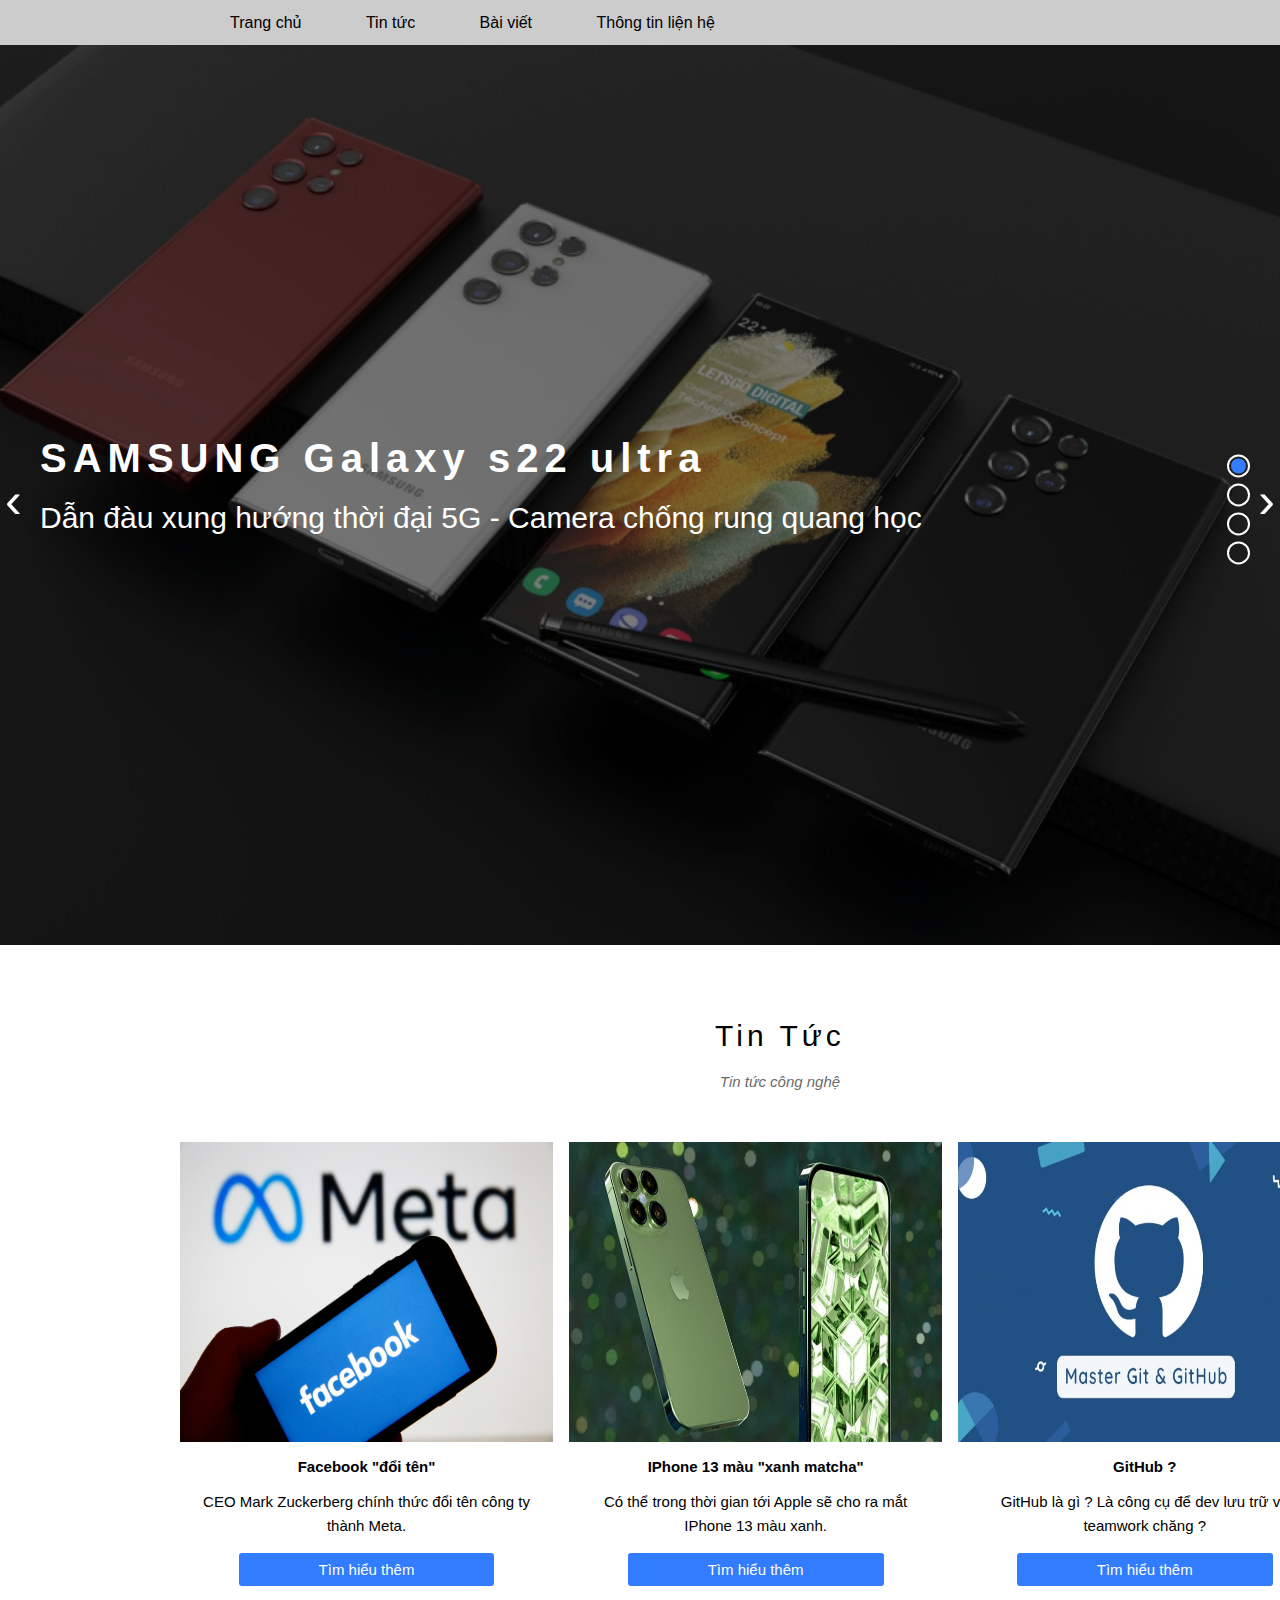
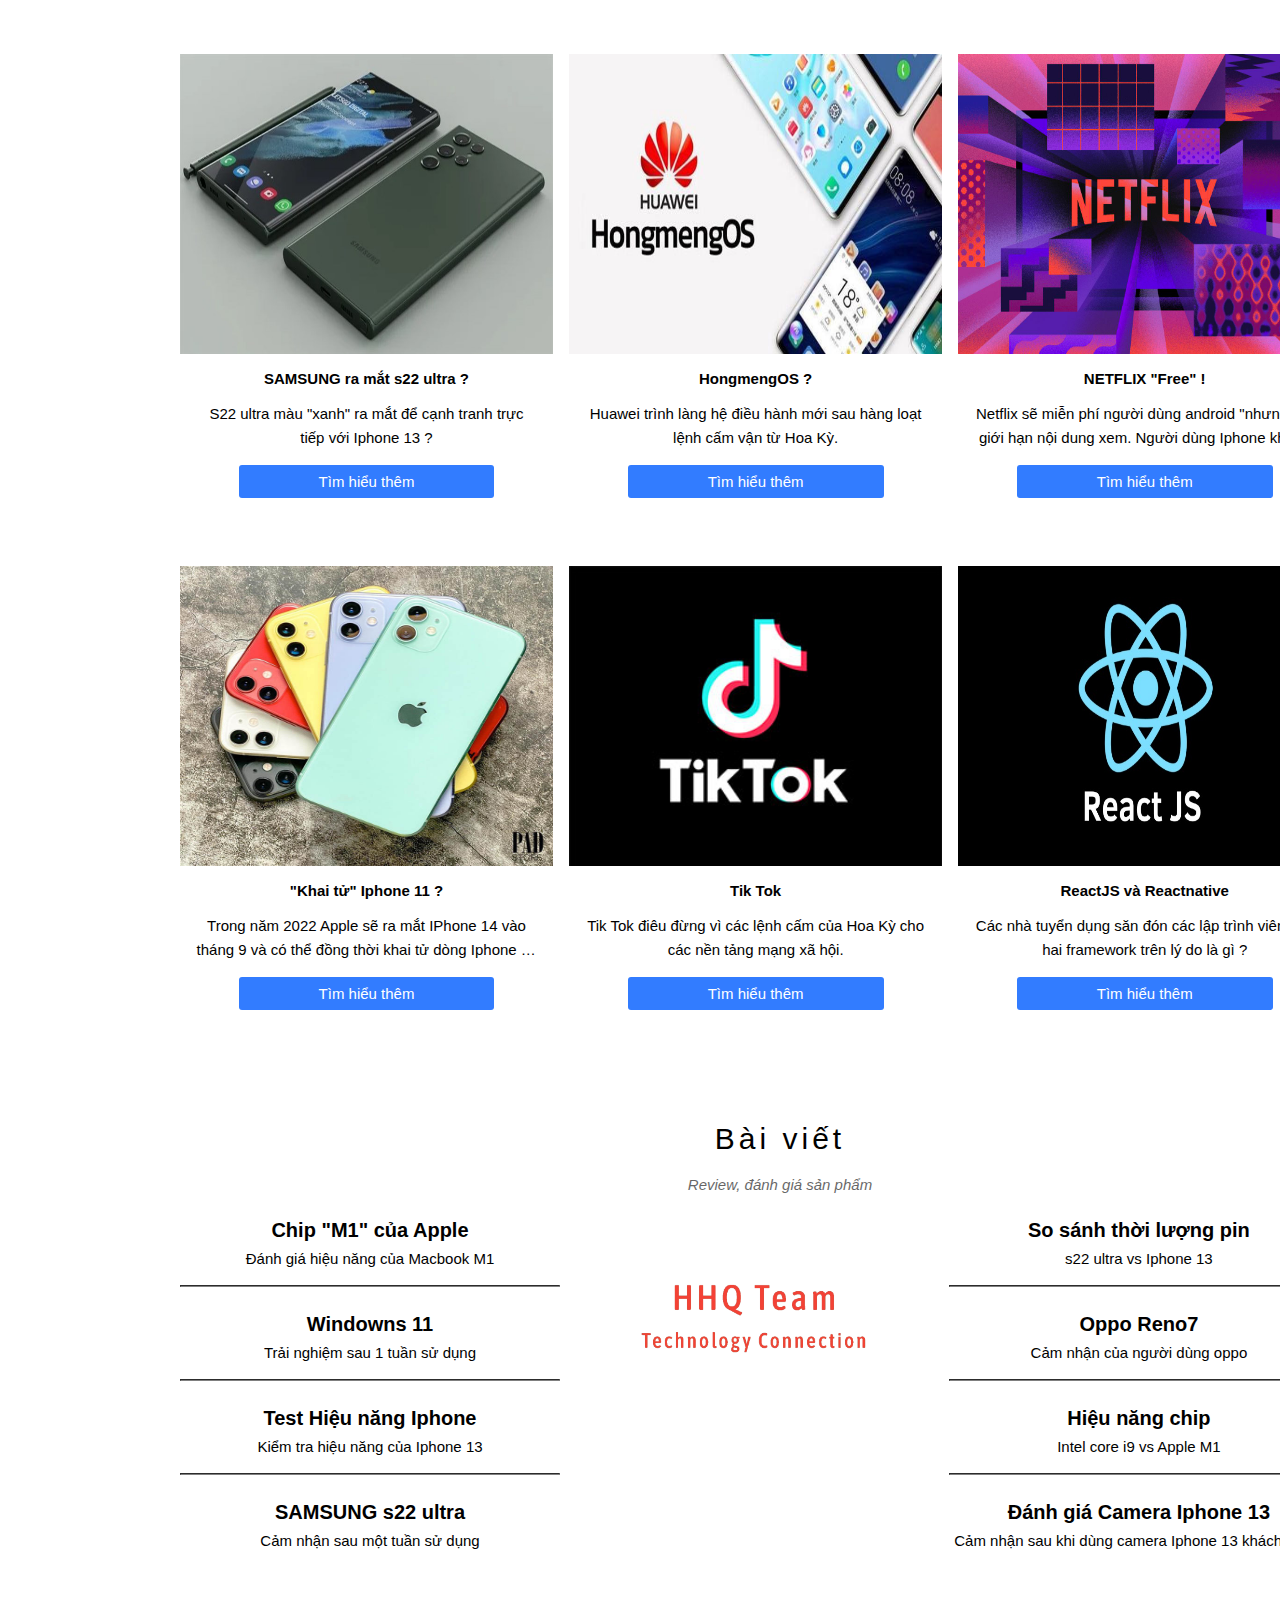
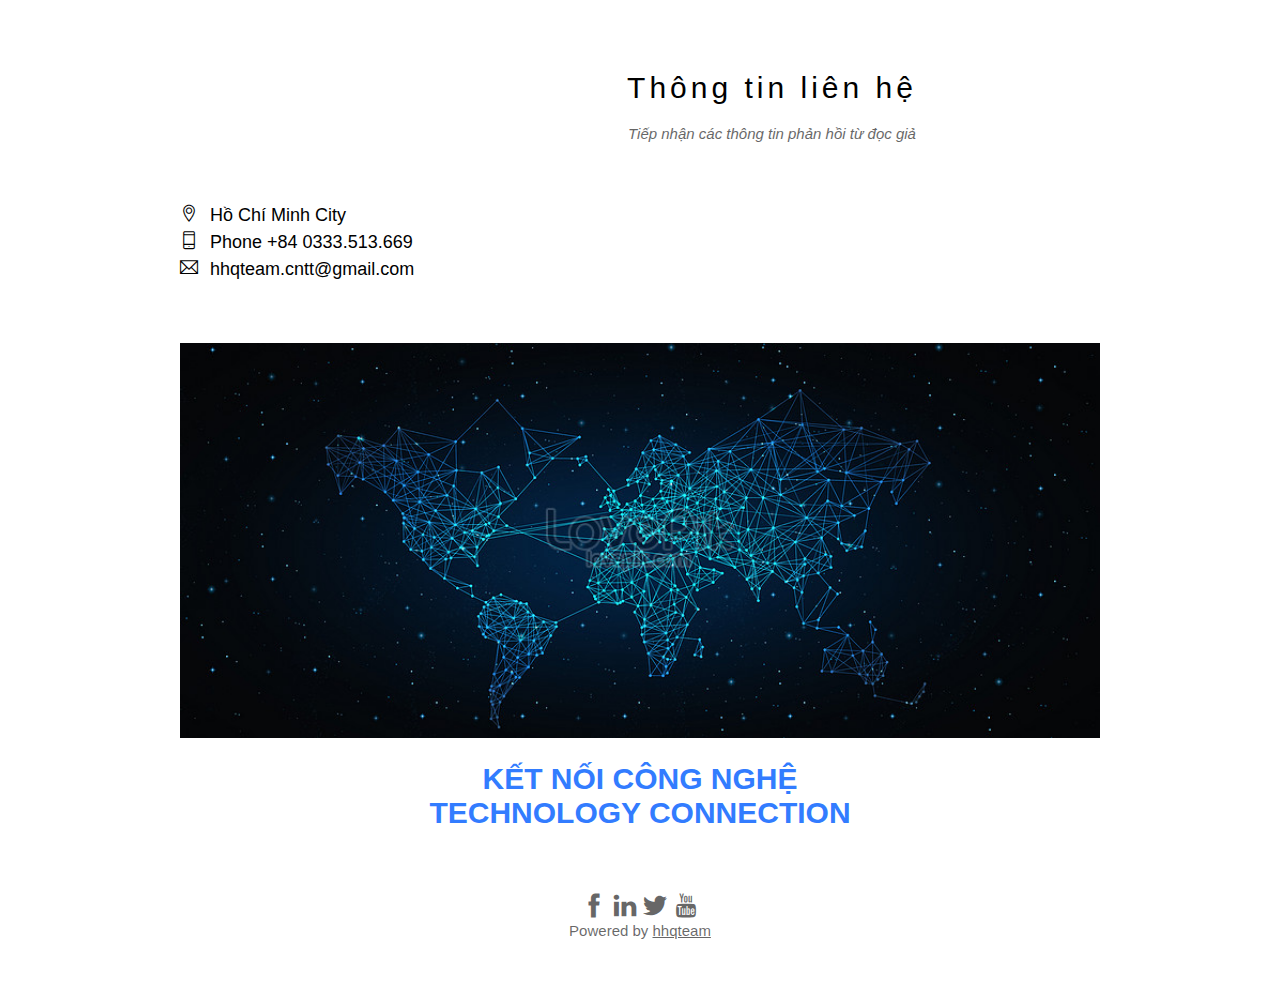
<file: index.html>
<!DOCTYPE html>
<html lang="en">
<head>
    <meta charset="UTF-8">
    <meta http-equiv="X-UA-Compatible" content="IE=edge">
    <meta name="viewport" content="width=device-width, initial-scale=1.0">
    <link rel="icon" type="image/x-icon" href="https://cdn1.iconfinder.com/data/icons/internet-technology-and-security-2/128/67-128.png">
    <link rel="stylesheet" href="./assets/css/main.css">
    <link rel="stylesheet" href="./assets/css/base.css">
    <link rel="stylesheet" href="./assets/fonts/themify-icons/themify-icons.css">
    <link rel="stylesheet" href="./assets/OwlCarousel2-2.3.4/dist/assets/owl.carousel.min.css">
    <link rel="stylesheet" href="./assets/OwlCarousel2-2.3.4/dist/assets/owl.theme.default.min.css">
    <title>Technology.com</title>
</head>
<body>
    <div id="main">
        <!-- Đầu trang -->
        <div id="header">
            <ul id="menu">
                <li><a href="#">Trang chủ</a></li>
                <li><a href="#news">Tin tức</a></li>
                <li><a href="#content">Bài viết</a></li>
                <li><a href="#info">Thông tin liện hệ</a></li>
            </ul>
        </div>
        <!-- Ảnh chuyển động -->
        <div class="slider owl-carousel owl-theme">
            <!-- Slider 1 -->
            <div class="slider-item slider-item-one">
                <div class="wraper">
                    <div class="slider-item-text">
                        <h2 class="slider-item-name">SAMSUNG Galaxy s22 ultra</h2>
                        <p class="slider-item-slogan">Dẫn đàu xung hướng thời đại 5G - Camera chống rung quang học</p>
                    </div>
                </div>
            </div>
            <!-- Slider 2 -->
            <div class="slider-item slider-item-two">
                <div class="wraper">
                    <div class="slider-item-text">
                        <h2 class="slider-item-name">Iphone 13</h2>
                        <p class="slider-item-slogan">Apple cho ra mắt Iphone 13 màu xanh matcha</p>
                    </div>
                </div>
            </div>
            <!-- Slider 3 -->
            <div class="slider-item slider-item-three">
                <div class="wraper">
                    <div class="slider-item-text">
                        <h2 class="slider-item-name">Macbook M1</h2>
                        <p class="slider-item-slogan">Apple tự chủ về chip bán dẫn dần dần ủng cố không phụ thuộc vào các công ty công nghệ</p>
                    </div>
                </div>
            </div>
            <!-- Slider 4 -->
            <div class="slider-item slider-item-four">
                <div class="wraper">
                    <div class="slider-item-text">
                        <h2 class="slider-item-name">Microsoft</h2>
                        <p class="slider-item-slogan">Windows 11 cải tiến không dừng nghỉ để lấy lòng người dùng</p>
                    </div>
                </div>
            </div>
        </div>
        <!-- Nội dung trang web -->
        <div id="contact">
            <!-- Begin: Các tin tin về công nghệ mới nhất được cập nhật hàng tuần -->
            <div id="news" class="news-section">
                <div class="contact-section">
                    <h2 class="section-heading">Tin Tức</h2>
                    <p class="section-sub-heading">Tin tức công nghệ</p>
                    <!-- Danh sách tin tức -->
                    <div class="news-list">
                        <!-- Tin tức 1 -->
                        <div class="news-item">
                            <img src="./assets/img/Content/Content01.jpg" alt="Ảnh tin tức" class="news-img">
                            <div class="news-content">
                                <h3 class="news-heading">Facebook "đổi tên"</h3>
                                <p class="news-desc">CEO Mark Zuckerberg chính thức đổi tên công ty thành Meta.</p>
                                <a href="https://vietnamnet.vn/facebook-chinh-thuc-doi-ten-thanh-meta-787790.html" class="news-inf-btn">Tìm hiểu thêm</a>
                            </div>
                        </div>
                        <!-- Tin tức 2 -->
                        <div class="news-item">
                            <img src="./assets/img/Content/Content02.jpg" alt="Ảnh tin tức" class="news-img">
                            <div class="news-content">
                                <h3 class="news-heading">IPhone 13 màu "xanh matcha"</h3>
                                <p class="news-desc">Có thể trong thời gian tới Apple sẽ cho ra mắt IPhone 13 màu xanh.</p>
                                <a href="#" class="news-inf-btn">Tìm hiểu thêm</a>
                            </div>
                        </div>
                        <!-- Tin tức 3 -->
                        <div class="news-item">
                            <img src="./assets/img/Content/Content03.jpg" alt="Ảnh tin tức" class="news-img">
                            <div class="news-content">
                                <h3 class="news-heading">GitHub ?</h3>
                                <p class="news-desc">GitHub là gì ? Là công cụ để dev lưu trữ và teamwork chăng ?</p>
                                <a href="#" class="news-inf-btn">Tìm hiểu thêm</a>
                            </div>
                        </div>
                        <!-- Tin tức 4 -->
                        <div class="news-item">
                            <img src="./assets/img/Content/Content04.jpg" alt="Ảnh tin tức" class="news-img">
                            <div class="news-content">
                                <h3 class="news-heading">SAMSUNG ra mắt s22 ultra ?</h3>
                                <p class="news-desc">S22 ultra màu "xanh" ra mắt để cạnh tranh trực tiếp với Iphone 13 ?</p>
                                <a href="#" class="news-inf-btn">Tìm hiểu thêm</a>
                            </div>
                        </div>
                        <!-- Tin tức 5 -->
                        <div class="news-item">
                            <img src="./assets/img/Content/Content05.jpg" alt="Ảnh tin tức" class="news-img">
                            <div class="news-content">
                                <h3 class="news-heading">HongmengOS ?</h3>
                                <p class="news-desc">Huawei trình làng hệ điều hành mới sau hàng loạt lệnh cấm vận từ Hoa Kỳ.</p>
                                <a href="#" class="news-inf-btn">Tìm hiểu thêm</a>
                            </div>
                        </div>
                        <!-- Tin tức 6 -->
                        <div class="news-item">
                            <img src="./assets/img/Content/Content06.jpg" alt="Ảnh tin tức" class="news-img">
                            <div class="news-content">
                                <h3 class="news-heading">NETFLIX "Free" !</h3>
                                <p class="news-desc">Netflix sẽ miễn phí người dùng android "nhưng" sẽ giới hạn nội dung xem. Người dùng Iphone không được vui với nước đi này của ông lơn Netflix</p>
                                <a href="#" class="news-inf-btn">Tìm hiểu thêm</a>
                            </div>
                        </div>
                        <!-- Tin tức 7 -->
                        <div class="news-item">
                            <img src="./assets/img/Content/Content07.jpg" alt="Ảnh tin tức" class="news-img">
                            <div class="news-content">
                                <h3 class="news-heading">"Khai tử" Iphone 11 ?</h3>
                                <p class="news-desc">Trong năm 2022 Apple sẽ ra mắt IPhone 14 vào tháng 9 và có thể đồng thời khai tử dòng Iphone 11 ?</p>
                                <a href="#" class="news-inf-btn">Tìm hiểu thêm</a>
                            </div>
                        </div>
                        <!-- Tin tức 8 -->
                        <div class="news-item">
                            <img src="./assets/img/Content/Content08.jpg" alt="Ảnh tin tức" class="news-img">
                            <div class="news-content">
                                <h3 class="news-heading">Tik Tok</h3>
                                <p class="news-desc">Tik Tok điêu đừng vì các lệnh cấm của Hoa Kỳ cho các nền tảng mạng xã hội.</p>
                                <a href="#" class="news-inf-btn">Tìm hiểu thêm</a>
                            </div>
                        </div>
                        <!-- Tin tức 9 -->
                        <div class="news-item">
                            <img src="./assets/img/Content/Content09.jpg" alt="Ảnh tin tức" class="news-img">
                            <div class="news-content">
                                <h3 class="news-heading">ReactJS và Reactnative</h3>
                                <p class="news-desc">Các nhà tuyển dụng săn đón các lập trình viên biết hai framework trên lý do là gì ?</p>
                                <a href="#" class="news-inf-btn">Tìm hiểu thêm</a>
                            </div>
                        </div>                        
                    </div>                    
                </div>   
                <div class="clear"></div>
            </div>  
            <!-- End: Các tin tức -->
            
            <!-- =================================================================================== -->
            
            <!-- Begin: Bài viết,bài đánh giá về sản phẩm, review -->
            <div id="content" class="contact-section-review">
                <div class="contact-section">
                    <h2 class="section-heading">Bài viết</h2>
                    <p class="section-sub-heading">Review, đánh giá sản phẩm</p>
                        <!-- Khối 1 -->
                        <div class="contact-section-review01">
                            <!-- Danh sách bài viết 1: bên trái -->
                            <div class="contact-section-reviewlist">      
                                <!-- Bài viết 1 -->
                                <a class="review-item" href="">
                                    <h3 class="review-heading">Chip "M1" của Apple</h3>
                                    <p class="review-text">Đánh giá hiệu năng của Macbook M1</p><br><hr>
                                </a>
                                <!-- Bài viết 2 -->
                                <a class="review-item" href="">
                                    <h3 class="review-heading">Windowns 11</h3>
                                    <p class="review-text">Trải nghiệm sau 1 tuần sử dụng</p><br><hr>
                                </a>
                                <!-- Bài viết 3 -->
                                <a class="review-item" href="">
                                    <h3 class="review-heading">Test Hiệu năng Iphone</h3>
                                    <p class="review-text">Kiểm tra hiệu năng của Iphone 13</p><br><hr>
                                </a>
                                <!-- Bài viết 4 -->
                                <a class="review-item" href="">
                                    <h3 class="review-heading">SAMSUNG s22 ultra</h3>
                                    <p class="review-text">Cảm nhận sau một tuần sử dụng</p>
                                </a>
                            </div>
                        </div>
                        <!-- Khối 2 -->
                        <div class="contact-section-review02">
                            <a href="#">
                            <img class="img-logo" src="./assets/img/Logo/Logo01.png" alt="Ảnh logo website">
                            </a>
                        </div>
                        <!-- Khối 3 -->
                        <div class="contact-section-review03">
                            <!-- Danh sách bài viết 2: bên tay phải -->
                            <div class="contact-section-reviewlist">      
                                <!-- Bài viết 5 -->
                                <a class="review-item" href="">
                                    <h3 class="review-heading">So sánh thời lượng pin</h3>
                                    <p class="review-text">s22 ultra vs Iphone 13</p><br><hr>
                                </a>
                                <!-- Bài viết 6 -->
                                <a class="review-item" href="">
                                    <h3 class="review-heading">Oppo Reno7</h3>
                                    <p class="review-text">Cảm nhận của người dùng oppo</p><br><hr>
                                </a>
                                <!-- Bài viết 7 -->
                                <a class="review-item" href="">
                                    <h3 class="review-heading">Hiệu năng chip </h3>
                                    <p class="review-text">Intel core i9 vs Apple M1</p><br><hr>
                                </a>
                                <!-- Bài viết 8 -->
                                <a class="review-item" href="">
                                    <h3 class="review-heading">Đánh giá Camera Iphone 13</h3>
                                    <p class="review-text">Cảm nhận sau khi dùng camera Iphone 13 khách gì với Iphone 12</p>
                                </a>
                            </div>
                        </div>
                </div>
            </div>
            <!-- End: Bài viết -->

            <!-- =================================================================================== -->  

            <!-- Begin: Các thông tin liên hệ và nhận các phản hồi -->
            <div id="info" class="row contact-information">
                <div class="contact-section">
                    <h2 class="section-heading">Thông tin liên hệ</h2>
                    <p class="section-sub-heading">Tiếp nhận các thông tin phản hồi từ đọc giả</p>
                        <div class="info">
                            <div class="col info-list">
                                <p><i class="ti-location-pin"></i>Hồ Chí Minh City</p>
                                <p><i class="ti-mobile"></i>Phone +84 0333.513.669</p>
                                <p><i class="ti-email"></i>hhqteam.cntt@gmail.com</p>
                            </div>
                            <!-- <div class="col col-half contact-form">
                                <form action="">
                                    <div class="row">
                                        <div class="col col-half">
                                            <input type="text" name="" placeholder="Họ tên" required id="" class="form-control">
                                        </div>
        
                                        <div class="col col-half">
                                            <input type="email" name="" placeholder="Email" required id="" class="form-control">
                                        </div>
                                    </div>
                                    <div class="row mt-8">
                                        <div class="col col-full">
                                            <input type="text" name="" placeholder="Lời nhắn cho Admin" required id="" class="form-control">
                                        </div>
                                    </div>
                                    <input class="form-submit-btn mt-16" type="submit" value="Gửi">
                                </form>
                            </div>
                        </div> -->
                </div>
            </div>  
            <!-- End: Các thông tin liên hệ -->
        </div>
        <!-- End: Nội dung trang web -->

        <!-- =================================================================================== -->

        <!-- Begin: Bản đồ công nghệ thế giới -->
        <div class="map-section">
            <img src="./assets/img/Map/Map01.jpg" alt="Ảnh bản đồ công nghệ trên thế giới">
            <div class="map-text">
                <h4 class="map-text-heading">KẾT NỐI CÔNG NGHỆ<br>TECHNOLOGY CONNECTION</h4>
            </div>
        </div>
        <!-- End: Bản đồ -->

        <!-- =================================================================================== -->

        <!-- Begin: Cuối trang -->
        <div id="footer">
            <div class="socials-list">
                <a href=""><i class="ti-facebook"></i></a>
                <a href=""><i class="ti-linkedin"></i></a>
                <a href=""><i class="ti-twitter-alt"></i></a>
                <a href=""><i class="ti-youtube"></i></a>
            </div>
            <p class="copyright">Powered by <a href="">hhqteam</a></p>
        </div>
        <!-- End: Cuối trang -->
    </div>
</body>
<!-- link các file javascript trong thư viên owlcarousel -->
<script src="https://cdnjs.cloudflare.com/ajax/libs/jquery/3.6.0/jquery.min.js"></script>
<script src="./assets/OwlCarousel2-2.3.4/dist/owl.carousel.min.js"></script>
<script>
    // gọi hàm
    $(document).ready(function(){
    $(".owl-carousel").owlCarousel();});
    //responsive cho web 
    $('.owl-carousel').owlCarousel({
    loop:true,
    margin:10,
    nav:true,
    autoplay:true,
    autoplayTimeout:4000,
    responsive:{
        0:{
            items:1
        },
        600:{
            items:1
        },
        1000:{
            items:1
        }
    }
    })
</script>
</html>
</file>
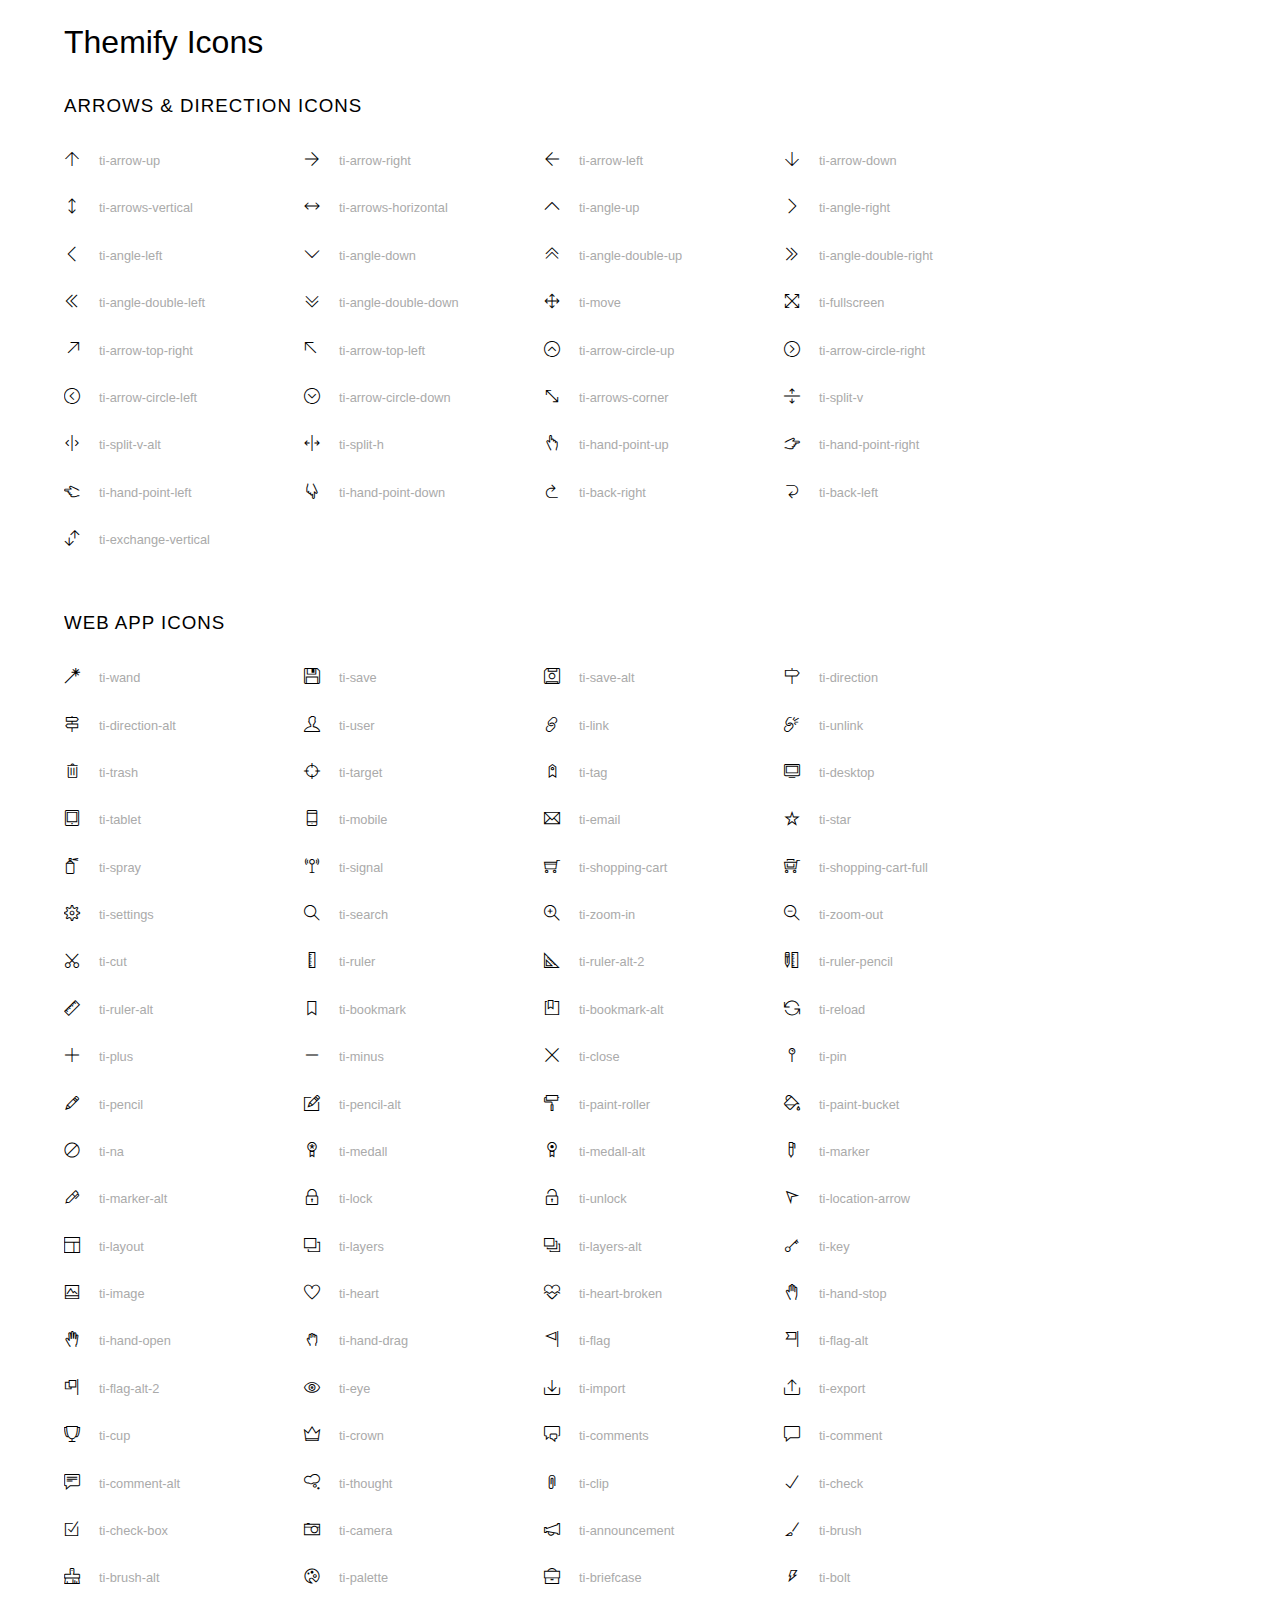
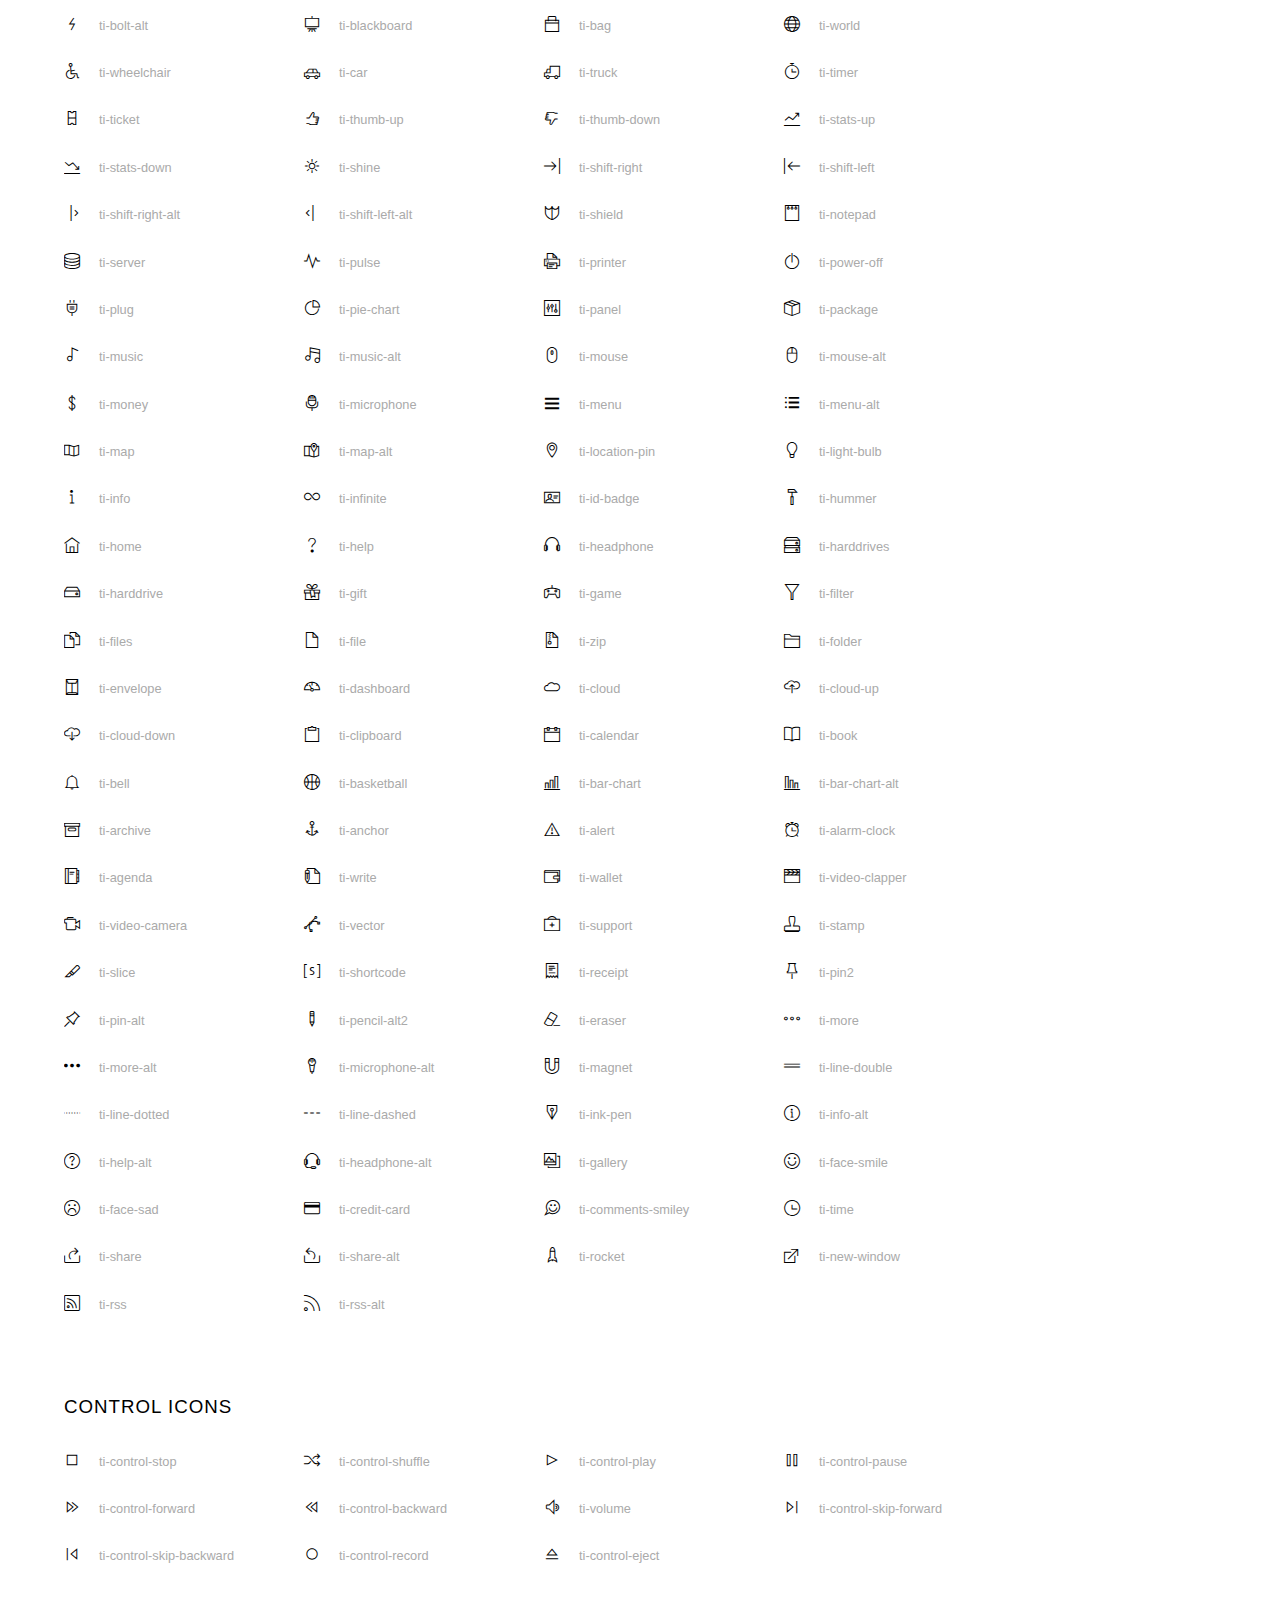
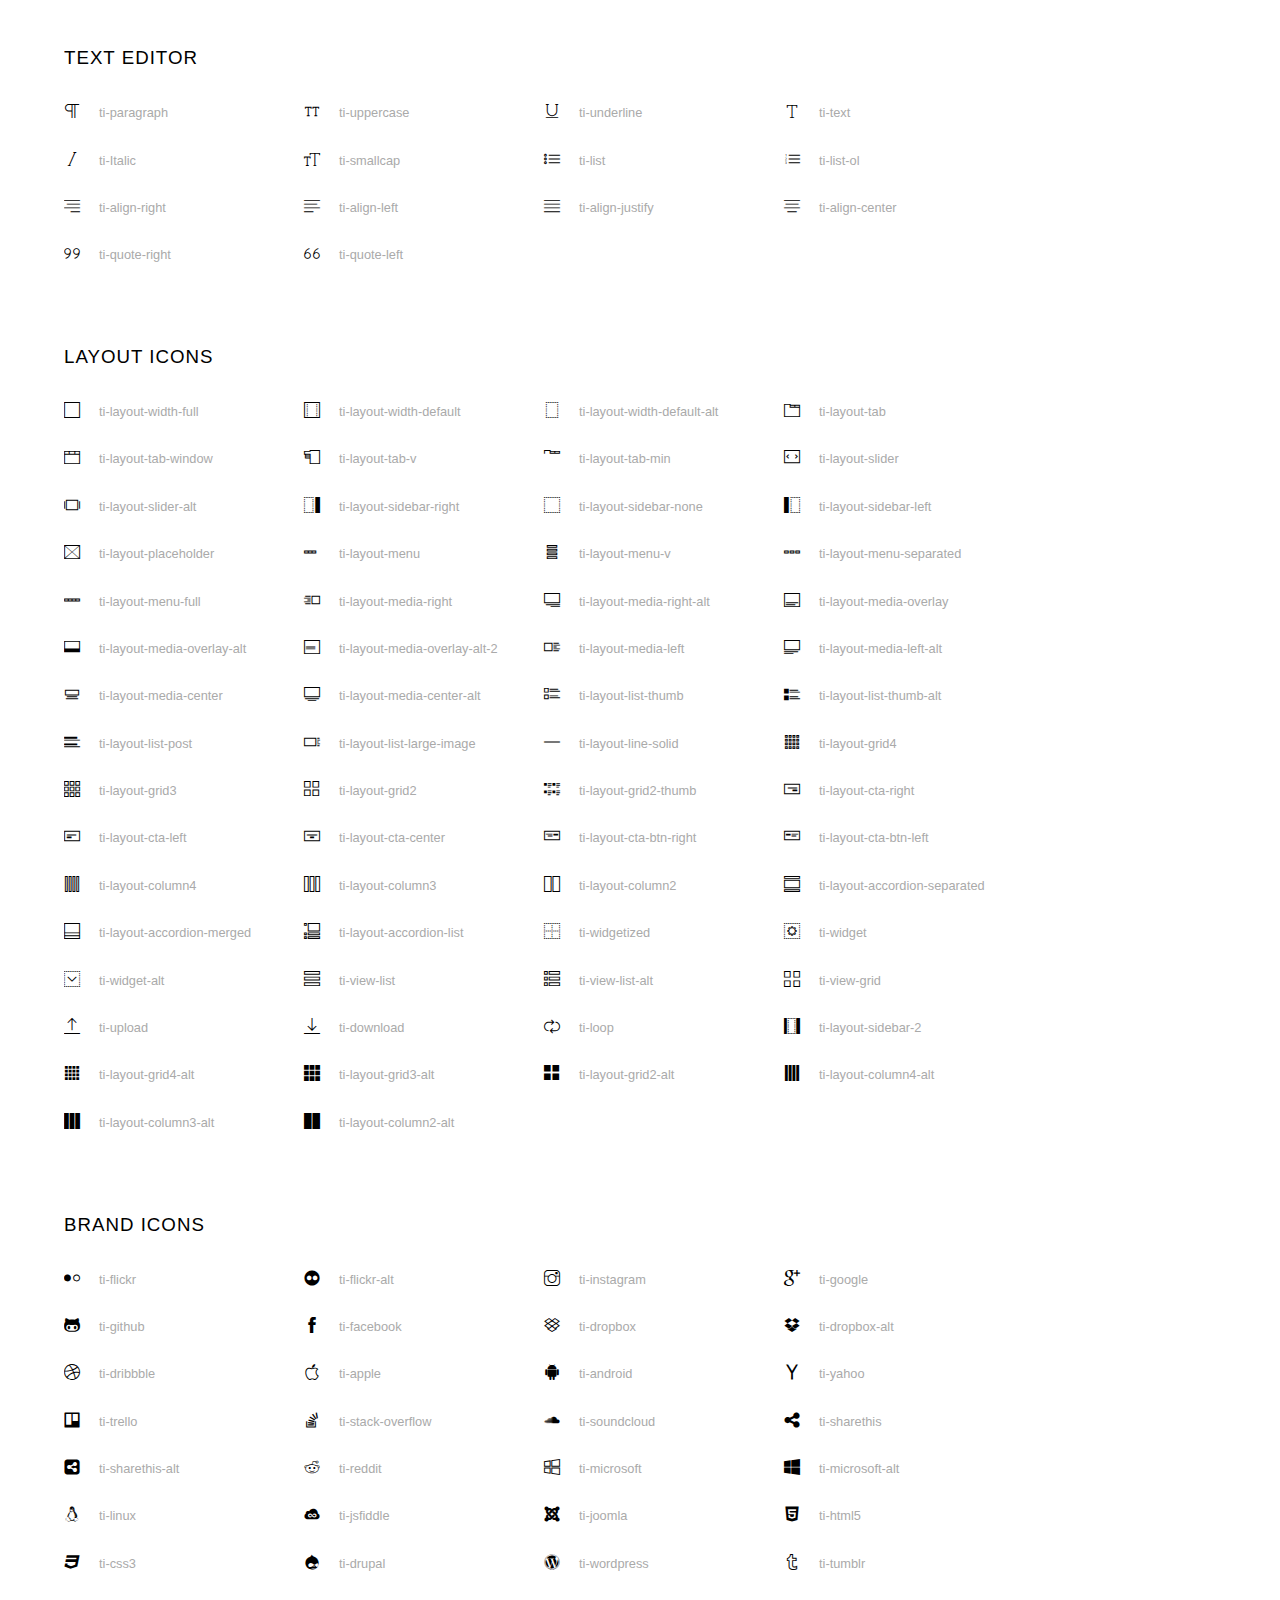
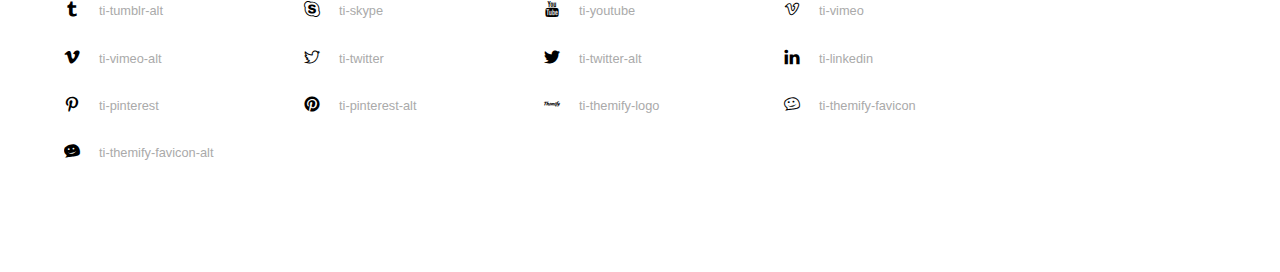
<file: assets/fonts/themify-icons/index.html>
<!doctype html>
<html>
<head>
	<meta charset="utf-8">
	<title>Themify Icon Font</title>
	<meta name="viewport" content="width=device-width">
	<link rel="stylesheet" href="demo-files/demo.css">
	<link rel="stylesheet" href="themify-icons.css">
	<!--[if lt IE 8]><!-->
	<link rel="stylesheet" href="ie7/ie7.css">
	<!--<![endif]-->
</head>
<body>
	<h1>Themify Icons</h1>

	<div class="icon-section">

		<div class="icon-section">
			<h3>Arrows &amp; Direction Icons </h3>

			<div class="icon-container">
				<span class="ti-arrow-up"></span><span class="icon-name"> ti-arrow-up</span>
			</div>
			<div class="icon-container">
				<span class="ti-arrow-right"></span><span class="icon-name"> ti-arrow-right</span>
			</div>
			<div class="icon-container">
				<span class="ti-arrow-left"></span><span class="icon-name"> ti-arrow-left</span>
			</div>
			<div class="icon-container">
				<span class="ti-arrow-down"></span><span class="icon-name"> ti-arrow-down</span>
			</div>
			<div class="icon-container">
				<span class="ti-arrows-vertical"></span><span class="icon-name"> ti-arrows-vertical</span>
			</div>
			<div class="icon-container">
				<span class="ti-arrows-horizontal"></span><span class="icon-name"> ti-arrows-horizontal</span>
			</div>
			<div class="icon-container">
				<span class="ti-angle-up"></span><span class="icon-name"> ti-angle-up</span>
			</div>
			<div class="icon-container">
				<span class="ti-angle-right"></span><span class="icon-name"> ti-angle-right</span>
			</div>
			<div class="icon-container">
				<span class="ti-angle-left"></span><span class="icon-name"> ti-angle-left</span>
			</div>
			<div class="icon-container">
				<span class="ti-angle-down"></span><span class="icon-name"> ti-angle-down</span>
			</div>	
			<div class="icon-container">
				<span class="ti-angle-double-up"></span><span class="icon-name"> ti-angle-double-up</span>
			</div>
			<div class="icon-container">
				<span class="ti-angle-double-right"></span><span class="icon-name"> ti-angle-double-right</span>
			</div>
			<div class="icon-container">
				<span class="ti-angle-double-left"></span><span class="icon-name"> ti-angle-double-left</span>
			</div>
			<div class="icon-container">
				<span class="ti-angle-double-down"></span><span class="icon-name"> ti-angle-double-down</span>
			</div>					
			<div class="icon-container">
				<span class="ti-move"></span><span class="icon-name"> ti-move</span>
			</div>
			<div class="icon-container">
				<span class="ti-fullscreen"></span><span class="icon-name"> ti-fullscreen</span>
			</div>
			<div class="icon-container">
				<span class="ti-arrow-top-right"></span><span class="icon-name"> ti-arrow-top-right</span>
			</div>
			<div class="icon-container">
				<span class="ti-arrow-top-left"></span><span class="icon-name"> ti-arrow-top-left</span>
			</div>
			<div class="icon-container">
				<span class="ti-arrow-circle-up"></span><span class="icon-name"> ti-arrow-circle-up</span>
			</div>
			<div class="icon-container">
				<span class="ti-arrow-circle-right"></span><span class="icon-name"> ti-arrow-circle-right</span>
			</div>
			<div class="icon-container">
				<span class="ti-arrow-circle-left"></span><span class="icon-name"> ti-arrow-circle-left</span>
			</div>
			<div class="icon-container">
				<span class="ti-arrow-circle-down"></span><span class="icon-name"> ti-arrow-circle-down</span>
			</div>
			<div class="icon-container">
				<span class="ti-arrows-corner"></span><span class="icon-name"> ti-arrows-corner</span>
			</div>
			<div class="icon-container">
				<span class="ti-split-v"></span><span class="icon-name"> ti-split-v</span>
			</div>

			<div class="icon-container">
				<span class="ti-split-v-alt"></span><span class="icon-name"> ti-split-v-alt</span>
			</div>
			<div class="icon-container">
				<span class="ti-split-h"></span><span class="icon-name"> ti-split-h</span>
			</div>
			<div class="icon-container">
				<span class="ti-hand-point-up"></span><span class="icon-name"> ti-hand-point-up</span>
			</div>
			<div class="icon-container">
				<span class="ti-hand-point-right"></span><span class="icon-name"> ti-hand-point-right</span>
			</div>
			<div class="icon-container">
				<span class="ti-hand-point-left"></span><span class="icon-name"> ti-hand-point-left</span>
			</div>
			<div class="icon-container">
				<span class="ti-hand-point-down"></span><span class="icon-name"> ti-hand-point-down</span>
			</div>
			<div class="icon-container">
				<span class="ti-back-right"></span><span class="icon-name"> ti-back-right</span>
			</div>
			<div class="icon-container">
				<span class="ti-back-left"></span><span class="icon-name"> ti-back-left</span>
			</div>
			<div class="icon-container">
				<span class="ti-exchange-vertical"></span><span class="icon-name"> ti-exchange-vertical</span>
			</div>

		</div> <!-- Arrows Icons -->



		<h3>Web App Icons</h3>
		
		<div class="icon-section">

			<div class="icon-container">
				<span class="ti-wand"></span><span class="icon-name"> ti-wand</span>
			</div>
			<div class="icon-container">
				<span class="ti-save"></span><span class="icon-name"> ti-save</span>
			</div>
			<div class="icon-container">
				<span class="ti-save-alt"></span><span class="icon-name"> ti-save-alt</span>
			</div>

			<div class="icon-container">
				<span class="ti-direction"></span><span class="icon-name"> ti-direction</span>
			</div>
			<div class="icon-container">
				<span class="ti-direction-alt"></span><span class="icon-name"> ti-direction-alt</span>
			</div>
			<div class="icon-container">
				<span class="ti-user"></span><span class="icon-name"> ti-user</span>
			</div>
			<div class="icon-container">
				<span class="ti-link"></span><span class="icon-name"> ti-link</span>
			</div>
			<div class="icon-container">
				<span class="ti-unlink"></span><span class="icon-name"> ti-unlink</span>
			</div>
			<div class="icon-container">
				<span class="ti-trash"></span><span class="icon-name"> ti-trash</span>
			</div>
			<div class="icon-container">
				<span class="ti-target"></span><span class="icon-name"> ti-target</span>
			</div>
			<div class="icon-container">
				<span class="ti-tag"></span><span class="icon-name"> ti-tag</span>
			</div>
			<div class="icon-container">
				<span class="ti-desktop"></span><span class="icon-name"> ti-desktop</span>
			</div>
			<div class="icon-container">
				<span class="ti-tablet"></span><span class="icon-name"> ti-tablet</span>
			</div>
			<div class="icon-container">
				<span class="ti-mobile"></span><span class="icon-name"> ti-mobile</span>
			</div>
			<div class="icon-container">
				<span class="ti-email"></span><span class="icon-name"> ti-email</span>
			</div>	
			<div class="icon-container">
				<span class="ti-star"></span><span class="icon-name"> ti-star</span>
			</div>
			<div class="icon-container">
				<span class="ti-spray"></span><span class="icon-name"> ti-spray</span>
			</div>
			<div class="icon-container">
				<span class="ti-signal"></span><span class="icon-name"> ti-signal</span>
			</div>
			<div class="icon-container">
				<span class="ti-shopping-cart"></span><span class="icon-name"> ti-shopping-cart</span>
			</div>
			<div class="icon-container">
				<span class="ti-shopping-cart-full"></span><span class="icon-name"> ti-shopping-cart-full</span>
			</div>
			<div class="icon-container">
				<span class="ti-settings"></span><span class="icon-name"> ti-settings</span>
			</div>
			<div class="icon-container">
				<span class="ti-search"></span><span class="icon-name"> ti-search</span>
			</div>
			<div class="icon-container">
				<span class="ti-zoom-in"></span><span class="icon-name"> ti-zoom-in</span>
			</div>
			<div class="icon-container">
				<span class="ti-zoom-out"></span><span class="icon-name"> ti-zoom-out</span>
			</div>
			<div class="icon-container">
				<span class="ti-cut"></span><span class="icon-name"> ti-cut</span>
			</div>
			<div class="icon-container">
				<span class="ti-ruler"></span><span class="icon-name"> ti-ruler</span>
			</div>
			<div class="icon-container">
				<span class="ti-ruler-alt-2"></span><span class="icon-name"> ti-ruler-alt-2</span>
			</div>			
			<div class="icon-container">
				<span class="ti-ruler-pencil"></span><span class="icon-name"> ti-ruler-pencil</span>
			</div>
			<div class="icon-container">
				<span class="ti-ruler-alt"></span><span class="icon-name"> ti-ruler-alt</span>
			</div>
			<div class="icon-container">
				<span class="ti-bookmark"></span><span class="icon-name"> ti-bookmark</span>
			</div>
			<div class="icon-container">
				<span class="ti-bookmark-alt"></span><span class="icon-name"> ti-bookmark-alt</span>
			</div>
			<div class="icon-container">
				<span class="ti-reload"></span><span class="icon-name"> ti-reload</span>
			</div>
			<div class="icon-container">
				<span class="ti-plus"></span><span class="icon-name"> ti-plus</span>
			</div>
			<div class="icon-container">
				<span class="ti-minus"></span><span class="icon-name"> ti-minus</span>
			</div>
			<div class="icon-container">
				<span class="ti-close"></span><span class="icon-name"> ti-close</span>
			</div>			
			<div class="icon-container">
				<span class="ti-pin"></span><span class="icon-name"> ti-pin</span>
			</div>
			<div class="icon-container">
				<span class="ti-pencil"></span><span class="icon-name"> ti-pencil</span>
			</div>
					
		  	<div class="icon-container">
				<span class="ti-pencil-alt"></span><span class="icon-name"> ti-pencil-alt</span>
			</div>
			<div class="icon-container">
				<span class="ti-paint-roller"></span><span class="icon-name"> ti-paint-roller</span>
			</div>
			<div class="icon-container">
				<span class="ti-paint-bucket"></span><span class="icon-name"> ti-paint-bucket</span>
			</div>
			<div class="icon-container">
				<span class="ti-na"></span><span class="icon-name"> ti-na</span>
			</div>
			<div class="icon-container">
				<span class="ti-medall"></span><span class="icon-name"> ti-medall</span>
			</div>
			<div class="icon-container">
				<span class="ti-medall-alt"></span><span class="icon-name"> ti-medall-alt</span>
			</div>
			<div class="icon-container">
				<span class="ti-marker"></span><span class="icon-name"> ti-marker</span>
			</div>
			<div class="icon-container">
				<span class="ti-marker-alt"></span><span class="icon-name"> ti-marker-alt</span>
			</div>

			<div class="icon-container">
				<span class="ti-lock"></span><span class="icon-name"> ti-lock</span>
			</div>
			<div class="icon-container">
				<span class="ti-unlock"></span><span class="icon-name"> ti-unlock</span>
			</div>
			<div class="icon-container">
				<span class="ti-location-arrow"></span><span class="icon-name"> ti-location-arrow</span>
			</div>
			<div class="icon-container">
				<span class="ti-layout"></span><span class="icon-name"> ti-layout</span>
			</div>
			<div class="icon-container">
				<span class="ti-layers"></span><span class="icon-name"> ti-layers</span>
			</div>
			<div class="icon-container">
				<span class="ti-layers-alt"></span><span class="icon-name"> ti-layers-alt</span>
			</div>
			<div class="icon-container">
				<span class="ti-key"></span><span class="icon-name"> ti-key</span>
			</div>
			<div class="icon-container">
				<span class="ti-image"></span><span class="icon-name"> ti-image</span>
			</div>
			<div class="icon-container">
				<span class="ti-heart"></span><span class="icon-name"> ti-heart</span>
			</div>
			<div class="icon-container">
				<span class="ti-heart-broken"></span><span class="icon-name"> ti-heart-broken</span>
			</div>
			<div class="icon-container">
				<span class="ti-hand-stop"></span><span class="icon-name"> ti-hand-stop</span>
			</div>
			<div class="icon-container">
				<span class="ti-hand-open"></span><span class="icon-name"> ti-hand-open</span>
			</div>
			<div class="icon-container">
				<span class="ti-hand-drag"></span><span class="icon-name"> ti-hand-drag</span>
			</div>
			<div class="icon-container">
				<span class="ti-flag"></span><span class="icon-name"> ti-flag</span>
			</div>
			<div class="icon-container">
				<span class="ti-flag-alt"></span><span class="icon-name"> ti-flag-alt</span>
			</div>
			<div class="icon-container">
				<span class="ti-flag-alt-2"></span><span class="icon-name"> ti-flag-alt-2</span>
			</div>
			<div class="icon-container">
				<span class="ti-eye"></span><span class="icon-name"> ti-eye</span>
			</div>
			<div class="icon-container">
				<span class="ti-import"></span><span class="icon-name"> ti-import</span>
			</div>			
			<div class="icon-container">
				<span class="ti-export"></span><span class="icon-name"> ti-export</span>
			</div>
			<div class="icon-container">
				<span class="ti-cup"></span><span class="icon-name"> ti-cup</span>
			</div>
			<div class="icon-container">
				<span class="ti-crown"></span><span class="icon-name"> ti-crown</span>
			</div>
			<div class="icon-container">
				<span class="ti-comments"></span><span class="icon-name"> ti-comments</span>
			</div>
			<div class="icon-container">
				<span class="ti-comment"></span><span class="icon-name"> ti-comment</span>
			</div>
			<div class="icon-container">
				<span class="ti-comment-alt"></span><span class="icon-name"> ti-comment-alt</span>
			</div>
			<div class="icon-container">
				<span class="ti-thought"></span><span class="icon-name"> ti-thought</span>
			</div>			
			<div class="icon-container">
				<span class="ti-clip"></span><span class="icon-name"> ti-clip</span>
			</div>

			<div class="icon-container">
				<span class="ti-check"></span><span class="icon-name"> ti-check</span>
			</div>
			<div class="icon-container">
				<span class="ti-check-box"></span><span class="icon-name"> ti-check-box</span>
			</div>
			<div class="icon-container">
				<span class="ti-camera"></span><span class="icon-name"> ti-camera</span>
			</div>
			<div class="icon-container">
				<span class="ti-announcement"></span><span class="icon-name"> ti-announcement</span>
			</div>
			<div class="icon-container">
				<span class="ti-brush"></span><span class="icon-name"> ti-brush</span>
			</div>
			<div class="icon-container">
				<span class="ti-brush-alt"></span><span class="icon-name"> ti-brush-alt</span>
			</div>
			<div class="icon-container">
				<span class="ti-palette"></span><span class="icon-name"> ti-palette</span>
			</div>			
			<div class="icon-container">
				<span class="ti-briefcase"></span><span class="icon-name"> ti-briefcase</span>
			</div>
			<div class="icon-container">
				<span class="ti-bolt"></span><span class="icon-name"> ti-bolt</span>
			</div>
			<div class="icon-container">
				<span class="ti-bolt-alt"></span><span class="icon-name"> ti-bolt-alt</span>
			</div>
			<div class="icon-container">
				<span class="ti-blackboard"></span><span class="icon-name"> ti-blackboard</span>
			</div>
			<div class="icon-container">
				<span class="ti-bag"></span><span class="icon-name"> ti-bag</span>
			</div>
			<div class="icon-container">
				<span class="ti-world"></span><span class="icon-name"> ti-world</span>
			</div>
			<div class="icon-container">
				<span class="ti-wheelchair"></span><span class="icon-name"> ti-wheelchair</span>
			</div>
			<div class="icon-container">
				<span class="ti-car"></span><span class="icon-name"> ti-car</span>
			</div>
			<div class="icon-container">
				<span class="ti-truck"></span><span class="icon-name"> ti-truck</span>
			</div>
			<div class="icon-container">
				<span class="ti-timer"></span><span class="icon-name"> ti-timer</span>
			</div>
			<div class="icon-container">
				<span class="ti-ticket"></span><span class="icon-name"> ti-ticket</span>
			</div>
			<div class="icon-container">
				<span class="ti-thumb-up"></span><span class="icon-name"> ti-thumb-up</span>
			</div>
			<div class="icon-container">
				<span class="ti-thumb-down"></span><span class="icon-name"> ti-thumb-down</span>
			</div>

			<div class="icon-container">
				<span class="ti-stats-up"></span><span class="icon-name"> ti-stats-up</span>
			</div>
			<div class="icon-container">
				<span class="ti-stats-down"></span><span class="icon-name"> ti-stats-down</span>
			</div>
			<div class="icon-container">
				<span class="ti-shine"></span><span class="icon-name"> ti-shine</span>
			</div>
			<div class="icon-container">
				<span class="ti-shift-right"></span><span class="icon-name"> ti-shift-right</span>
			</div>
			<div class="icon-container">
				<span class="ti-shift-left"></span><span class="icon-name"> ti-shift-left</span>
			</div>

			<div class="icon-container">
				<span class="ti-shift-right-alt"></span><span class="icon-name"> ti-shift-right-alt</span>
			</div>
			<div class="icon-container">
				<span class="ti-shift-left-alt"></span><span class="icon-name"> ti-shift-left-alt</span>
			</div>
			<div class="icon-container">
				<span class="ti-shield"></span><span class="icon-name"> ti-shield</span>
			</div>
			<div class="icon-container">
				<span class="ti-notepad"></span><span class="icon-name"> ti-notepad</span>
			</div>
			<div class="icon-container">
				<span class="ti-server"></span><span class="icon-name"> ti-server</span>
			</div>

			<div class="icon-container">
				<span class="ti-pulse"></span><span class="icon-name"> ti-pulse</span>
			</div>
			<div class="icon-container">
				<span class="ti-printer"></span><span class="icon-name"> ti-printer</span>
			</div>
			<div class="icon-container">
				<span class="ti-power-off"></span><span class="icon-name"> ti-power-off</span>
			</div>
			<div class="icon-container">
				<span class="ti-plug"></span><span class="icon-name"> ti-plug</span>
			</div>
			<div class="icon-container">
				<span class="ti-pie-chart"></span><span class="icon-name"> ti-pie-chart</span>
			</div>

			<div class="icon-container">
				<span class="ti-panel"></span><span class="icon-name"> ti-panel</span>
			</div>
			<div class="icon-container">
				<span class="ti-package"></span><span class="icon-name"> ti-package</span>
			</div>
			<div class="icon-container">
				<span class="ti-music"></span><span class="icon-name"> ti-music</span>
			</div>
			<div class="icon-container">
				<span class="ti-music-alt"></span><span class="icon-name"> ti-music-alt</span>
			</div>
			<div class="icon-container">
				<span class="ti-mouse"></span><span class="icon-name"> ti-mouse</span>
			</div>
			<div class="icon-container">
				<span class="ti-mouse-alt"></span><span class="icon-name"> ti-mouse-alt</span>
			</div>
			<div class="icon-container">
				<span class="ti-money"></span><span class="icon-name"> ti-money</span>
			</div>
			<div class="icon-container">
				<span class="ti-microphone"></span><span class="icon-name"> ti-microphone</span>
			</div>
			<div class="icon-container">
				<span class="ti-menu"></span><span class="icon-name"> ti-menu</span>
			</div>
			<div class="icon-container">
				<span class="ti-menu-alt"></span><span class="icon-name"> ti-menu-alt</span>
			</div>
			<div class="icon-container">
				<span class="ti-map"></span><span class="icon-name"> ti-map</span>
			</div>
			<div class="icon-container">
				<span class="ti-map-alt"></span><span class="icon-name"> ti-map-alt</span>
			</div>

			<div class="icon-container">
				<span class="ti-location-pin"></span><span class="icon-name"> ti-location-pin</span>
			</div>

			<div class="icon-container">
				<span class="ti-light-bulb"></span><span class="icon-name"> ti-light-bulb</span>
			</div>
			<div class="icon-container">
				<span class="ti-info"></span><span class="icon-name"> ti-info</span>
			</div>
			<div class="icon-container">
				<span class="ti-infinite"></span><span class="icon-name"> ti-infinite</span>
			</div>
			<div class="icon-container">
				<span class="ti-id-badge"></span><span class="icon-name"> ti-id-badge</span>
			</div>
			<div class="icon-container">
				<span class="ti-hummer"></span><span class="icon-name"> ti-hummer</span>
			</div>
			<div class="icon-container">
				<span class="ti-home"></span><span class="icon-name"> ti-home</span>
			</div>
			<div class="icon-container">
				<span class="ti-help"></span><span class="icon-name"> ti-help</span>
			</div>
			<div class="icon-container">
				<span class="ti-headphone"></span><span class="icon-name"> ti-headphone</span>
			</div>
			<div class="icon-container">
				<span class="ti-harddrives"></span><span class="icon-name"> ti-harddrives</span>
			</div>
			<div class="icon-container">
				<span class="ti-harddrive"></span><span class="icon-name"> ti-harddrive</span>
			</div>
			<div class="icon-container">
				<span class="ti-gift"></span><span class="icon-name"> ti-gift</span>
			</div>
			<div class="icon-container">
				<span class="ti-game"></span><span class="icon-name"> ti-game</span>
			</div>
			<div class="icon-container">
				<span class="ti-filter"></span><span class="icon-name"> ti-filter</span>
			</div>
			<div class="icon-container">
				<span class="ti-files"></span><span class="icon-name"> ti-files</span>
			</div>
			<div class="icon-container">
				<span class="ti-file"></span><span class="icon-name"> ti-file</span>
			</div>
			<div class="icon-container">
				<span class="ti-zip"></span><span class="icon-name"> ti-zip</span>
			</div>
			<div class="icon-container">
				<span class="ti-folder"></span><span class="icon-name"> ti-folder</span>
			</div>			
			<div class="icon-container">
				<span class="ti-envelope"></span><span class="icon-name"> ti-envelope</span>
			</div>


			<div class="icon-container">
				<span class="ti-dashboard"></span><span class="icon-name"> ti-dashboard</span>
			</div>
			<div class="icon-container">
				<span class="ti-cloud"></span><span class="icon-name"> ti-cloud</span>
			</div>
			<div class="icon-container">
				<span class="ti-cloud-up"></span><span class="icon-name"> ti-cloud-up</span>
			</div>
			<div class="icon-container">
				<span class="ti-cloud-down"></span><span class="icon-name"> ti-cloud-down</span>
			</div>
			<div class="icon-container">
				<span class="ti-clipboard"></span><span class="icon-name"> ti-clipboard</span>
			</div>
			<div class="icon-container">
				<span class="ti-calendar"></span><span class="icon-name"> ti-calendar</span>
			</div>
			<div class="icon-container">
				<span class="ti-book"></span><span class="icon-name"> ti-book</span>
			</div>
			<div class="icon-container">
				<span class="ti-bell"></span><span class="icon-name"> ti-bell</span>
			</div>
			<div class="icon-container">
				<span class="ti-basketball"></span><span class="icon-name"> ti-basketball</span>
			</div>
			<div class="icon-container">
				<span class="ti-bar-chart"></span><span class="icon-name"> ti-bar-chart</span>
			</div>
			<div class="icon-container">
				<span class="ti-bar-chart-alt"></span><span class="icon-name"> ti-bar-chart-alt</span>
			</div>


			<div class="icon-container">
				<span class="ti-archive"></span><span class="icon-name"> ti-archive</span>
			</div>
			<div class="icon-container">
				<span class="ti-anchor"></span><span class="icon-name"> ti-anchor</span>
			</div>

			<div class="icon-container">
				<span class="ti-alert"></span><span class="icon-name"> ti-alert</span>
			</div>
			<div class="icon-container">
				<span class="ti-alarm-clock"></span><span class="icon-name"> ti-alarm-clock</span>
			</div>
			<div class="icon-container">
				<span class="ti-agenda"></span><span class="icon-name"> ti-agenda</span>
			</div>
			<div class="icon-container">
				<span class="ti-write"></span><span class="icon-name"> ti-write</span>
			</div>

			<div class="icon-container">
				<span class="ti-wallet"></span><span class="icon-name"> ti-wallet</span>
			</div>
			<div class="icon-container">
				<span class="ti-video-clapper"></span><span class="icon-name"> ti-video-clapper</span>
			</div>
			<div class="icon-container">
				<span class="ti-video-camera"></span><span class="icon-name"> ti-video-camera</span>
			</div>
			<div class="icon-container">
				<span class="ti-vector"></span><span class="icon-name"> ti-vector</span>
			</div>

			<div class="icon-container">
				<span class="ti-support"></span><span class="icon-name"> ti-support</span>
			</div>
			<div class="icon-container">
				<span class="ti-stamp"></span><span class="icon-name"> ti-stamp</span>
			</div>
			<div class="icon-container">
				<span class="ti-slice"></span><span class="icon-name"> ti-slice</span>
			</div>
			<div class="icon-container">
				<span class="ti-shortcode"></span><span class="icon-name"> ti-shortcode</span>
			</div>
			<div class="icon-container">
				<span class="ti-receipt"></span><span class="icon-name"> ti-receipt</span>
			</div>
			<div class="icon-container">
				<span class="ti-pin2"></span><span class="icon-name"> ti-pin2</span>
			</div>
			<div class="icon-container">
				<span class="ti-pin-alt"></span><span class="icon-name"> ti-pin-alt</span>
			</div>
			<div class="icon-container">
				<span class="ti-pencil-alt2"></span><span class="icon-name"> ti-pencil-alt2</span>
			</div>
			<div class="icon-container">
				<span class="ti-eraser"></span><span class="icon-name"> ti-eraser</span>
			</div>			
			<div class="icon-container">
				<span class="ti-more"></span><span class="icon-name"> ti-more</span>
			</div>
			<div class="icon-container">
				<span class="ti-more-alt"></span><span class="icon-name"> ti-more-alt</span>
			</div>
			<div class="icon-container">
				<span class="ti-microphone-alt"></span><span class="icon-name"> ti-microphone-alt</span>
			</div>
			<div class="icon-container">
				<span class="ti-magnet"></span><span class="icon-name"> ti-magnet</span>
			</div>
			<div class="icon-container">
				<span class="ti-line-double"></span><span class="icon-name"> ti-line-double</span>
			</div>
			<div class="icon-container">
				<span class="ti-line-dotted"></span><span class="icon-name"> ti-line-dotted</span>
			</div>
			<div class="icon-container">
				<span class="ti-line-dashed"></span><span class="icon-name"> ti-line-dashed</span>
			</div>

			<div class="icon-container">
				<span class="ti-ink-pen"></span><span class="icon-name"> ti-ink-pen</span>
			</div>
			<div class="icon-container">
				<span class="ti-info-alt"></span><span class="icon-name"> ti-info-alt</span>
			</div>
			<div class="icon-container">
				<span class="ti-help-alt"></span><span class="icon-name"> ti-help-alt</span>
			</div>
			<div class="icon-container">
				<span class="ti-headphone-alt"></span><span class="icon-name"> ti-headphone-alt</span>
			</div>

			<div class="icon-container">
				<span class="ti-gallery"></span><span class="icon-name"> ti-gallery</span>
			</div>
			<div class="icon-container">
				<span class="ti-face-smile"></span><span class="icon-name"> ti-face-smile</span>
			</div>
			<div class="icon-container">
				<span class="ti-face-sad"></span><span class="icon-name"> ti-face-sad</span>
			</div>
			<div class="icon-container">
				<span class="ti-credit-card"></span><span class="icon-name"> ti-credit-card</span>
			</div>
			<div class="icon-container">
				<span class="ti-comments-smiley"></span><span class="icon-name"> ti-comments-smiley</span>
			</div>
			<div class="icon-container">
				<span class="ti-time"></span><span class="icon-name"> ti-time</span>
			</div>
			<div class="icon-container">
				<span class="ti-share"></span><span class="icon-name"> ti-share</span>
			</div>
			<div class="icon-container">
				<span class="ti-share-alt"></span><span class="icon-name"> ti-share-alt</span>
			</div>
			<div class="icon-container">
				<span class="ti-rocket"></span><span class="icon-name"> ti-rocket</span>
			</div>

			<div class="icon-container">
				<span class="ti-new-window"></span><span class="icon-name"> ti-new-window</span>
			</div>

			<div class="icon-container">
				<span class="ti-rss"></span><span class="icon-name"> ti-rss</span>
			</div>

			<div class="icon-container">
				<span class="ti-rss-alt"></span><span class="icon-name"> ti-rss-alt</span>
			</div>
			
		</div><!-- Web App Icons -->


		<div class="icon-section">
			<h3>Control Icons</h3>
			<div class="icon-container">
				<span class="ti-control-stop"></span><span class="icon-name"> ti-control-stop</span>
			</div>
			<div class="icon-container">
				<span class="ti-control-shuffle"></span><span class="icon-name"> ti-control-shuffle</span>
			</div>
			<div class="icon-container">
				<span class="ti-control-play"></span><span class="icon-name"> ti-control-play</span>
			</div>
			<div class="icon-container">
				<span class="ti-control-pause"></span><span class="icon-name"> ti-control-pause</span>
			</div>
			<div class="icon-container">
				<span class="ti-control-forward"></span><span class="icon-name"> ti-control-forward</span>
			</div>
			<div class="icon-container">
				<span class="ti-control-backward"></span><span class="icon-name"> ti-control-backward</span>
			</div>	
			<div class="icon-container">
				<span class="ti-volume"></span><span class="icon-name"> ti-volume</span>
			</div>
			<div class="icon-container">
				<span class="ti-control-skip-forward"></span><span class="icon-name"> ti-control-skip-forward</span>
			</div>
			<div class="icon-container">
				<span class="ti-control-skip-backward"></span><span class="icon-name"> ti-control-skip-backward</span>
			</div>
			<div class="icon-container">
				<span class="ti-control-record"></span><span class="icon-name"> ti-control-record</span>
			</div>
			<div class="icon-container">
				<span class="ti-control-eject"></span><span class="icon-name"> ti-control-eject</span>
			</div>			
		</div> <!-- Control Icons -->


		<div class="icon-section">
			<h3>Text Editor</h3>

			<div class="icon-container">
				<span class="ti-paragraph"></span><span class="icon-name"> ti-paragraph</span>
			</div>
			<div class="icon-container">
				<span class="ti-uppercase"></span><span class="icon-name"> ti-uppercase</span>
			</div>

			<div class="icon-container">
				<span class="ti-underline"></span><span class="icon-name"> ti-underline</span>
			</div>
			<div class="icon-container">
				<span class="ti-text"></span><span class="icon-name"> ti-text</span>
			</div>
			<div class="icon-container">
				<span class="ti-Italic"></span><span class="icon-name"> ti-Italic</span>
			</div>
			<div class="icon-container">
				<span class="ti-smallcap"></span><span class="icon-name"> ti-smallcap</span>
			</div>
			<div class="icon-container">
				<span class="ti-list"></span><span class="icon-name"> ti-list</span>
			</div>
			<div class="icon-container">
				<span class="ti-list-ol"></span><span class="icon-name"> ti-list-ol</span>
			</div>
			<div class="icon-container">
				<span class="ti-align-right"></span><span class="icon-name"> ti-align-right</span>
			</div>
			<div class="icon-container">
				<span class="ti-align-left"></span><span class="icon-name"> ti-align-left</span>
			</div>
			<div class="icon-container">
				<span class="ti-align-justify"></span><span class="icon-name"> ti-align-justify</span>
			</div>
			<div class="icon-container">
				<span class="ti-align-center"></span><span class="icon-name"> ti-align-center</span>
			</div>
			<div class="icon-container">
				<span class="ti-quote-right"></span><span class="icon-name"> ti-quote-right</span>
			</div>
			<div class="icon-container">
				<span class="ti-quote-left"></span><span class="icon-name"> ti-quote-left</span>
			</div>

		</div> <!-- Text Editor -->



		<div class="icon-section">
			<h3>Layout Icons</h3>
			<div class="icon-container">
				<span class="ti-layout-width-full"></span><span class="icon-name"> ti-layout-width-full</span>
			</div>
			<div class="icon-container">
				<span class="ti-layout-width-default"></span><span class="icon-name"> ti-layout-width-default</span>
			</div>
			<div class="icon-container">
				<span class="ti-layout-width-default-alt"></span><span class="icon-name"> ti-layout-width-default-alt</span>
			</div>
			<div class="icon-container">
				<span class="ti-layout-tab"></span><span class="icon-name"> ti-layout-tab</span>
			</div>
			<div class="icon-container">
				<span class="ti-layout-tab-window"></span><span class="icon-name"> ti-layout-tab-window</span>
			</div>
			<div class="icon-container">
				<span class="ti-layout-tab-v"></span><span class="icon-name"> ti-layout-tab-v</span>
			</div>
			<div class="icon-container">
				<span class="ti-layout-tab-min"></span><span class="icon-name"> ti-layout-tab-min</span>
			</div>
			<div class="icon-container">
				<span class="ti-layout-slider"></span><span class="icon-name"> ti-layout-slider</span>
			</div>
			<div class="icon-container">
				<span class="ti-layout-slider-alt"></span><span class="icon-name"> ti-layout-slider-alt</span>
			</div>
			<div class="icon-container">
				<span class="ti-layout-sidebar-right"></span><span class="icon-name"> ti-layout-sidebar-right</span>
			</div>
			<div class="icon-container">
				<span class="ti-layout-sidebar-none"></span><span class="icon-name"> ti-layout-sidebar-none</span>
			</div>
			<div class="icon-container">
				<span class="ti-layout-sidebar-left"></span><span class="icon-name"> ti-layout-sidebar-left</span>
			</div>
			<div class="icon-container">
				<span class="ti-layout-placeholder"></span><span class="icon-name"> ti-layout-placeholder</span>
			</div>
			<div class="icon-container">
				<span class="ti-layout-menu"></span><span class="icon-name"> ti-layout-menu</span>
			</div>
			<div class="icon-container">
				<span class="ti-layout-menu-v"></span><span class="icon-name"> ti-layout-menu-v</span>
			</div>
			<div class="icon-container">
				<span class="ti-layout-menu-separated"></span><span class="icon-name"> ti-layout-menu-separated</span>
			</div>
			<div class="icon-container">
				<span class="ti-layout-menu-full"></span><span class="icon-name"> ti-layout-menu-full</span>
			</div>
			<div class="icon-container">
				<span class="ti-layout-media-right"></span><span class="icon-name"> ti-layout-media-right</span>
			</div>
			<div class="icon-container">
				<span class="ti-layout-media-right-alt"></span><span class="icon-name"> ti-layout-media-right-alt</span>
			</div>
			<div class="icon-container">
				<span class="ti-layout-media-overlay"></span><span class="icon-name"> ti-layout-media-overlay</span>
			</div>
			<div class="icon-container">
				<span class="ti-layout-media-overlay-alt"></span><span class="icon-name"> ti-layout-media-overlay-alt</span>
			</div>
			<div class="icon-container">
				<span class="ti-layout-media-overlay-alt-2"></span><span class="icon-name"> ti-layout-media-overlay-alt-2</span>
			</div>
			<div class="icon-container">
				<span class="ti-layout-media-left"></span><span class="icon-name"> ti-layout-media-left</span>
			</div>
			<div class="icon-container">
				<span class="ti-layout-media-left-alt"></span><span class="icon-name"> ti-layout-media-left-alt</span>
			</div>
			<div class="icon-container">
				<span class="ti-layout-media-center"></span><span class="icon-name"> ti-layout-media-center</span>
			</div>
			<div class="icon-container">
				<span class="ti-layout-media-center-alt"></span><span class="icon-name"> ti-layout-media-center-alt</span>
			</div>
			<div class="icon-container">
				<span class="ti-layout-list-thumb"></span><span class="icon-name"> ti-layout-list-thumb</span>
			</div>
			<div class="icon-container">
				<span class="ti-layout-list-thumb-alt"></span><span class="icon-name"> ti-layout-list-thumb-alt</span>
			</div>
			<div class="icon-container">
				<span class="ti-layout-list-post"></span><span class="icon-name"> ti-layout-list-post</span>
			</div>
			<div class="icon-container">
				<span class="ti-layout-list-large-image"></span><span class="icon-name"> ti-layout-list-large-image</span>
			</div>
			<div class="icon-container">
				<span class="ti-layout-line-solid"></span><span class="icon-name"> ti-layout-line-solid</span>
			</div>
			<div class="icon-container">
				<span class="ti-layout-grid4"></span><span class="icon-name"> ti-layout-grid4</span>
			</div>
			<div class="icon-container">
				<span class="ti-layout-grid3"></span><span class="icon-name"> ti-layout-grid3</span>
			</div>
			<div class="icon-container">
				<span class="ti-layout-grid2"></span><span class="icon-name"> ti-layout-grid2</span>
			</div>
			<div class="icon-container">
				<span class="ti-layout-grid2-thumb"></span><span class="icon-name"> ti-layout-grid2-thumb</span>
			</div>
			<div class="icon-container">
				<span class="ti-layout-cta-right"></span><span class="icon-name"> ti-layout-cta-right</span>
			</div>
			<div class="icon-container">
				<span class="ti-layout-cta-left"></span><span class="icon-name"> ti-layout-cta-left</span>
			</div>
			<div class="icon-container">
				<span class="ti-layout-cta-center"></span><span class="icon-name"> ti-layout-cta-center</span>
			</div>
			<div class="icon-container">
				<span class="ti-layout-cta-btn-right"></span><span class="icon-name"> ti-layout-cta-btn-right</span>
			</div>
			<div class="icon-container">
				<span class="ti-layout-cta-btn-left"></span><span class="icon-name"> ti-layout-cta-btn-left</span>
			</div>
			<div class="icon-container">
				<span class="ti-layout-column4"></span><span class="icon-name"> ti-layout-column4</span>
			</div>
			<div class="icon-container">
				<span class="ti-layout-column3"></span><span class="icon-name"> ti-layout-column3</span>
			</div>
			<div class="icon-container">
				<span class="ti-layout-column2"></span><span class="icon-name"> ti-layout-column2</span>
			</div>
			<div class="icon-container">
				<span class="ti-layout-accordion-separated"></span><span class="icon-name"> ti-layout-accordion-separated</span>
			</div>
			<div class="icon-container">
				<span class="ti-layout-accordion-merged"></span><span class="icon-name"> ti-layout-accordion-merged</span>
			</div>
			<div class="icon-container">
				<span class="ti-layout-accordion-list"></span><span class="icon-name"> ti-layout-accordion-list</span>
			</div>
			<div class="icon-container">
				<span class="ti-widgetized"></span><span class="icon-name"> ti-widgetized</span>
			</div>
			<div class="icon-container">
				<span class="ti-widget"></span><span class="icon-name"> ti-widget</span>
			</div>
			<div class="icon-container">
				<span class="ti-widget-alt"></span><span class="icon-name"> ti-widget-alt</span>
			</div>
			<div class="icon-container">
				<span class="ti-view-list"></span><span class="icon-name"> ti-view-list</span>
			</div>
			<div class="icon-container">
				<span class="ti-view-list-alt"></span><span class="icon-name"> ti-view-list-alt</span>
			</div>
			<div class="icon-container">
				<span class="ti-view-grid"></span><span class="icon-name"> ti-view-grid</span>
			</div>
			<div class="icon-container">
				<span class="ti-upload"></span><span class="icon-name"> ti-upload</span>
			</div>
			<div class="icon-container">
				<span class="ti-download"></span><span class="icon-name"> ti-download</span>
			</div>	
			<div class="icon-container">
				<span class="ti-loop"></span><span class="icon-name"> ti-loop</span>
			</div>
			<div class="icon-container">
				<span class="ti-layout-sidebar-2"></span><span class="icon-name"> ti-layout-sidebar-2</span>
			</div>
			<div class="icon-container">
				<span class="ti-layout-grid4-alt"></span><span class="icon-name"> ti-layout-grid4-alt</span>
			</div>
			<div class="icon-container">
				<span class="ti-layout-grid3-alt"></span><span class="icon-name"> ti-layout-grid3-alt</span>
			</div>
			<div class="icon-container">
				<span class="ti-layout-grid2-alt"></span><span class="icon-name"> ti-layout-grid2-alt</span>
			</div>
			<div class="icon-container">
				<span class="ti-layout-column4-alt"></span><span class="icon-name"> ti-layout-column4-alt</span>
			</div>
			<div class="icon-container">
				<span class="ti-layout-column3-alt"></span><span class="icon-name"> ti-layout-column3-alt</span>
			</div>
			<div class="icon-container">
				<span class="ti-layout-column2-alt"></span><span class="icon-name"> ti-layout-column2-alt</span>
			</div>		


		</div> <!-- Layout Icons -->


		<div class="icon-section">
			<h3>Brand Icons</h3>

			<div class="icon-container">
				<span class="ti-flickr"></span><span class="icon-name"> ti-flickr</span>
			</div>
			<div class="icon-container">
				<span class="ti-flickr-alt"></span><span class="icon-name"> ti-flickr-alt</span>
			</div>			
			<div class="icon-container">
				<span class="ti-instagram"></span><span class="icon-name"> ti-instagram</span>
			</div>
			<div class="icon-container">
				<span class="ti-google"></span><span class="icon-name"> ti-google</span>
			</div>
			<div class="icon-container">
				<span class="ti-github"></span><span class="icon-name"> ti-github</span>
			</div>

			<div class="icon-container">
				<span class="ti-facebook"></span><span class="icon-name"> ti-facebook</span>
			</div>
			<div class="icon-container">
				<span class="ti-dropbox"></span><span class="icon-name"> ti-dropbox</span>
			</div>
			<div class="icon-container">
				<span class="ti-dropbox-alt"></span><span class="icon-name"> ti-dropbox-alt</span>
			</div>
			<div class="icon-container">
				<span class="ti-dribbble"></span><span class="icon-name"> ti-dribbble</span>
			</div>
			<div class="icon-container">
				<span class="ti-apple"></span><span class="icon-name"> ti-apple</span>
			</div>
			<div class="icon-container">
				<span class="ti-android"></span><span class="icon-name"> ti-android</span>
			</div>
			<div class="icon-container">
				<span class="ti-yahoo"></span><span class="icon-name"> ti-yahoo</span>
			</div>
			<div class="icon-container">
				<span class="ti-trello"></span><span class="icon-name"> ti-trello</span>
			</div>
			<div class="icon-container">
				<span class="ti-stack-overflow"></span><span class="icon-name"> ti-stack-overflow</span>
			</div>
			<div class="icon-container">
				<span class="ti-soundcloud"></span><span class="icon-name"> ti-soundcloud</span>
			</div>
			<div class="icon-container">
				<span class="ti-sharethis"></span><span class="icon-name"> ti-sharethis</span>
			</div>
			<div class="icon-container">
				<span class="ti-sharethis-alt"></span><span class="icon-name"> ti-sharethis-alt</span>
			</div>
			<div class="icon-container">
				<span class="ti-reddit"></span><span class="icon-name"> ti-reddit</span>
			</div>

			<div class="icon-container">
				<span class="ti-microsoft"></span><span class="icon-name"> ti-microsoft</span>
			</div>
			<div class="icon-container">
				<span class="ti-microsoft-alt"></span><span class="icon-name"> ti-microsoft-alt</span>
			</div>
			<div class="icon-container">
				<span class="ti-linux"></span><span class="icon-name"> ti-linux</span>
			</div>
			<div class="icon-container">
				<span class="ti-jsfiddle"></span><span class="icon-name"> ti-jsfiddle</span>
			</div>
			<div class="icon-container">
				<span class="ti-joomla"></span><span class="icon-name"> ti-joomla</span>
			</div>
			<div class="icon-container">
				<span class="ti-html5"></span><span class="icon-name"> ti-html5</span>
			</div>
			<div class="icon-container">
				<span class="ti-css3"></span><span class="icon-name"> ti-css3</span>
			</div>	
			<div class="icon-container">
				<span class="ti-drupal"></span><span class="icon-name"> ti-drupal</span>
			</div>
			<div class="icon-container">
				<span class="ti-wordpress"></span><span class="icon-name"> ti-wordpress</span>
			</div>		
			<div class="icon-container">
				<span class="ti-tumblr"></span><span class="icon-name"> ti-tumblr</span>
			</div>
			<div class="icon-container">
				<span class="ti-tumblr-alt"></span><span class="icon-name"> ti-tumblr-alt</span>
			</div>
			<div class="icon-container">
				<span class="ti-skype"></span><span class="icon-name"> ti-skype</span>
			</div>
			<div class="icon-container">
				<span class="ti-youtube"></span><span class="icon-name"> ti-youtube</span>
			</div>
			<div class="icon-container">
				<span class="ti-vimeo"></span><span class="icon-name"> ti-vimeo</span>
			</div>
			<div class="icon-container">
				<span class="ti-vimeo-alt"></span><span class="icon-name"> ti-vimeo-alt</span>
			</div>			
			<div class="icon-container">
				<span class="ti-twitter"></span><span class="icon-name"> ti-twitter</span>
			</div>
			<div class="icon-container">
				<span class="ti-twitter-alt"></span><span class="icon-name"> ti-twitter-alt</span>
			</div>
			<div class="icon-container">
				<span class="ti-linkedin"></span><span class="icon-name"> ti-linkedin</span>
			</div>
			<div class="icon-container">
				<span class="ti-pinterest"></span><span class="icon-name"> ti-pinterest</span>
			</div>

			<div class="icon-container">
				<span class="ti-pinterest-alt"></span><span class="icon-name"> ti-pinterest-alt</span>
			</div>
			<div class="icon-container">
				<span class="ti-themify-logo"></span><span class="icon-name"> ti-themify-logo</span>
			</div>
			<div class="icon-container">
				<span class="ti-themify-favicon"></span><span class="icon-name"> ti-themify-favicon</span>
			</div>
			<div class="icon-container">
				<span class="ti-themify-favicon-alt"></span><span class="icon-name"> ti-themify-favicon-alt</span>
			</div>

		</div> <!-- brand Icons -->

	</div>

</body>
</html>
</file>
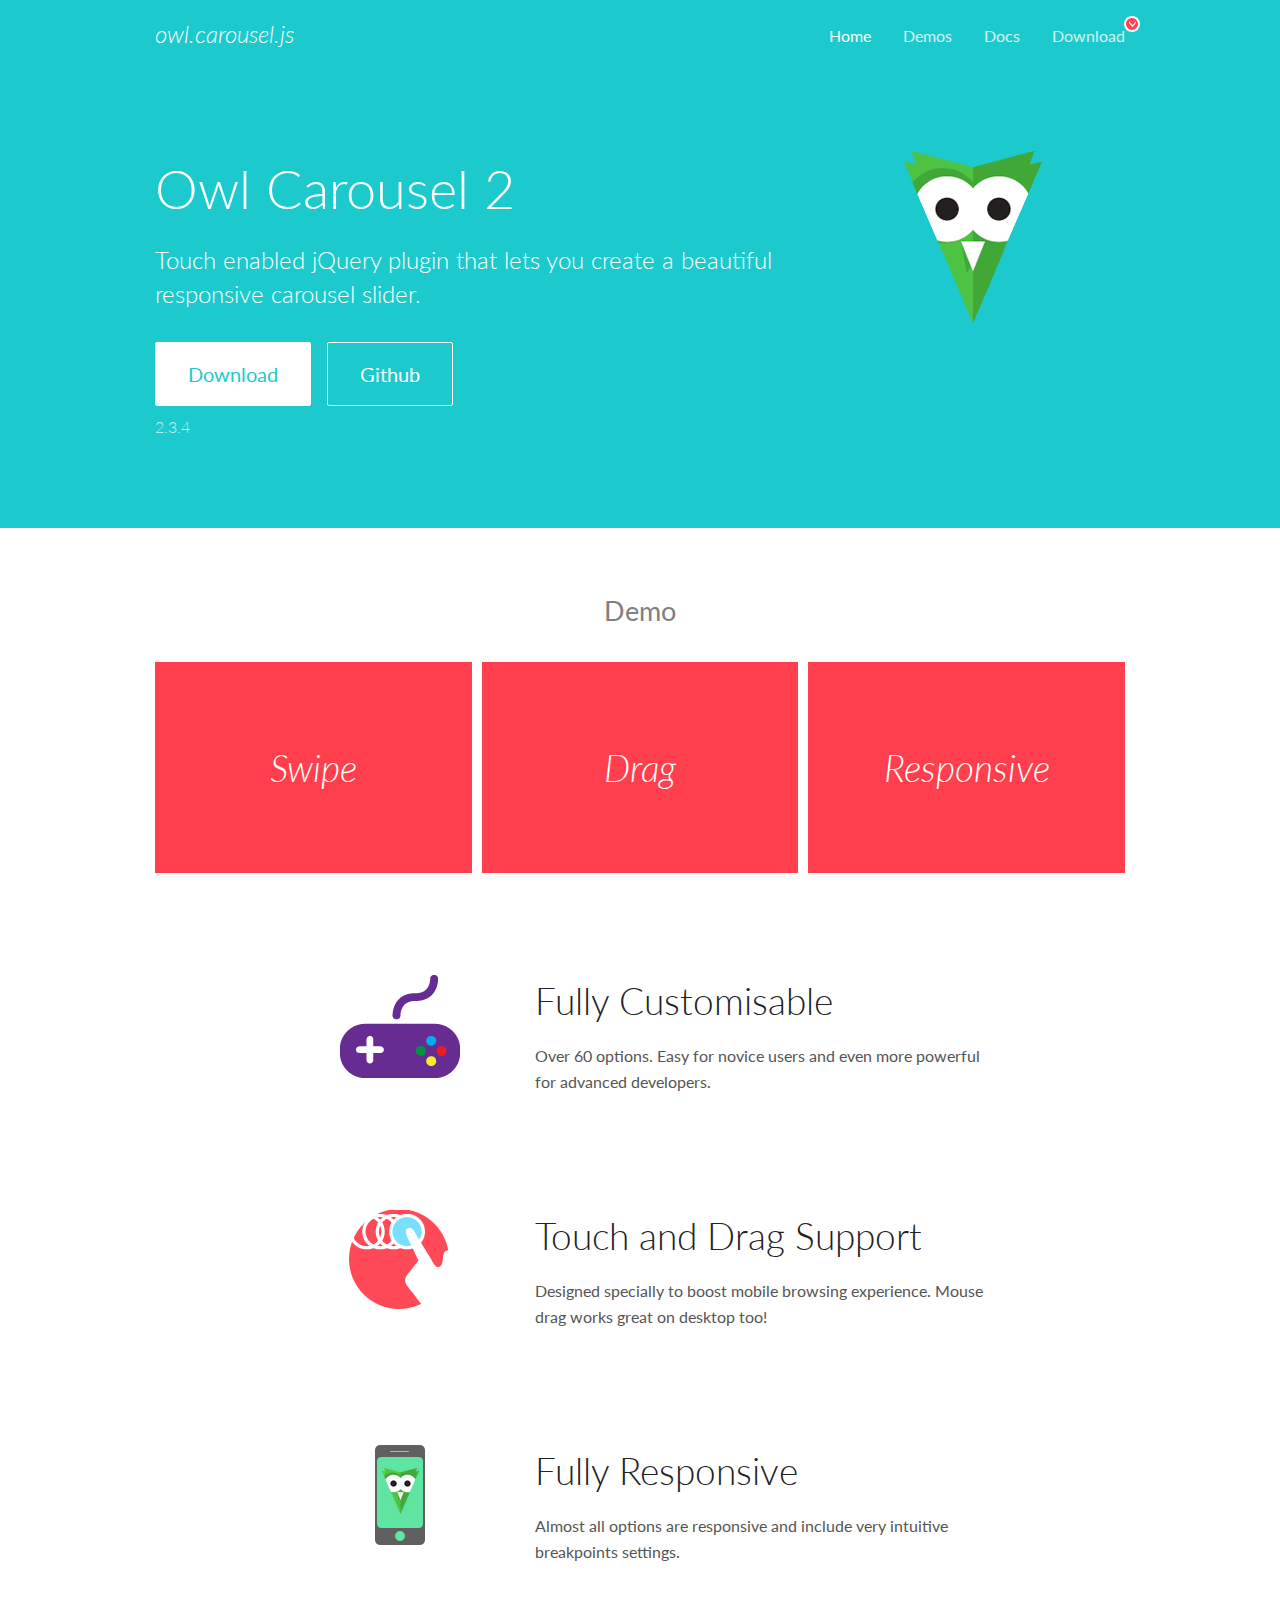
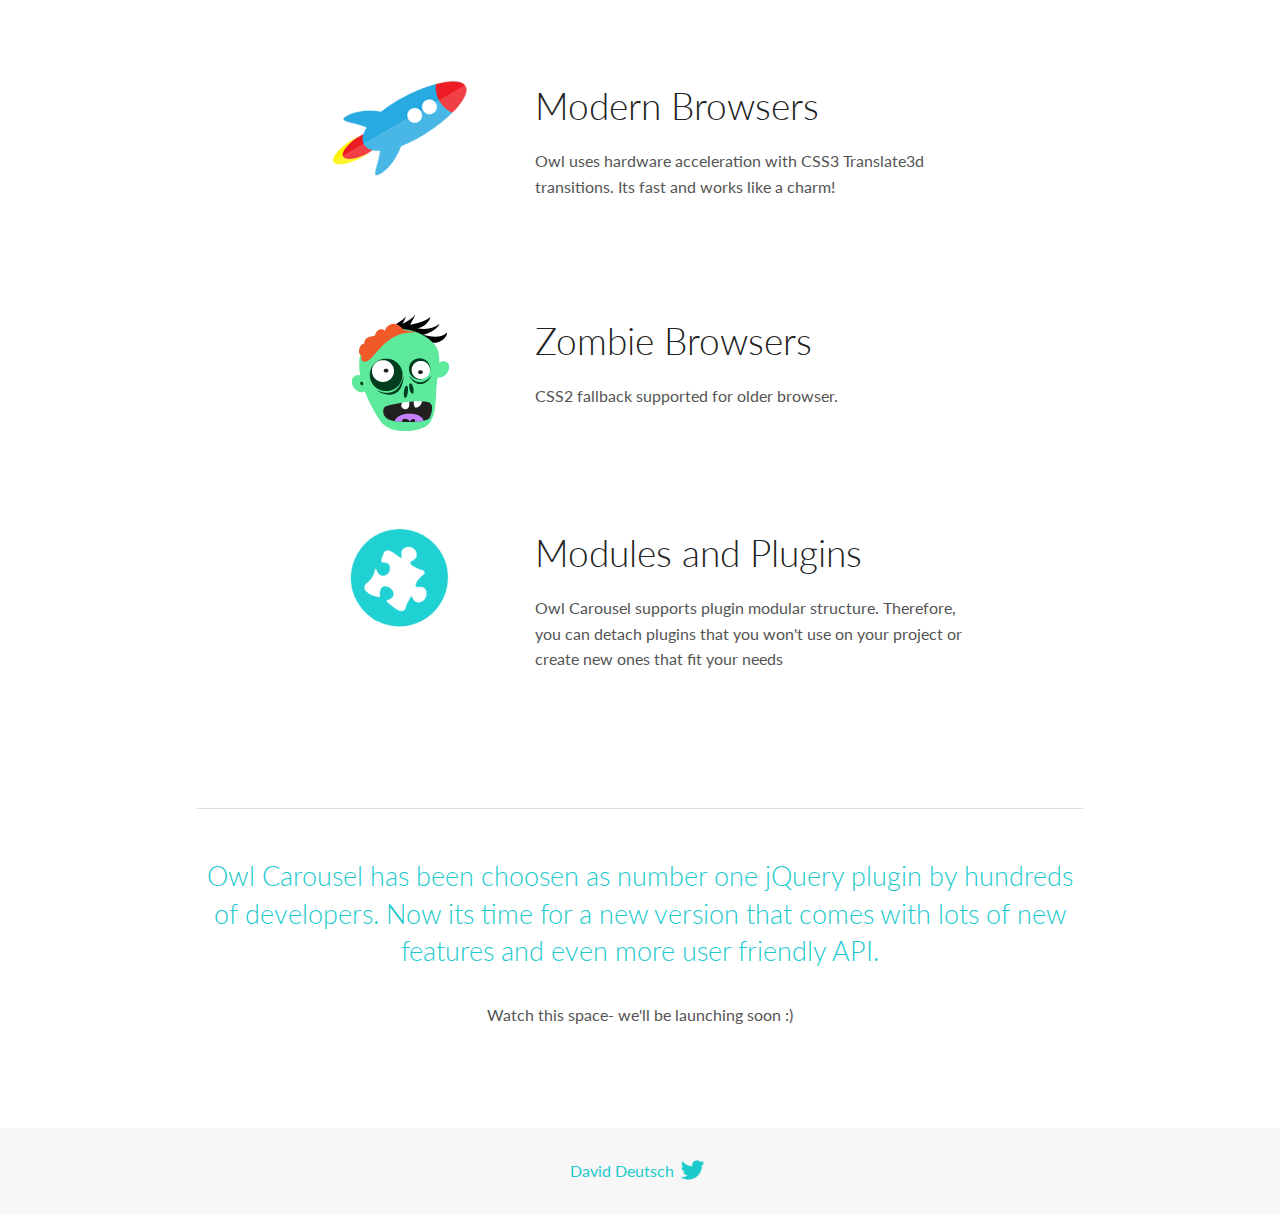
<file: assets/OwlCarousel2-2.3.4/docs/index.html>
<!DOCTYPE html>
<html lang="en">
  <head>

    <!-- head -->
    <meta charset="utf-8">
    <meta name="msapplication-tap-highlight" content="no" />
    <meta name="viewport" content="width=device-width, initial-scale=1.0" />
    <meta name="description" content="Touch enabled jQuery plugin that lets you create beautiful responsive carousel slider.">
    <meta name="author" content="David Deutsch">
    <title>
      Home | Owl Carousel | 2.3.4
    </title>

    <!-- Stylesheets -->
    <link href='https://fonts.googleapis.com/css?family=Lato:300,400,700,400italic,300italic' rel='stylesheet' type='text/css'>
    <link rel="stylesheet" href="assets/css/docs.theme.min.css">

    <!-- Owl Stylesheets -->
    <link rel="stylesheet" href="assets/owlcarousel/assets/owl.carousel.min.css">
    <link rel="stylesheet" href="assets/owlcarousel/assets/owl.theme.default.min.css">

    <!-- HTML5 shim and Respond.js IE8 support of HTML5 elements and media queries -->

    <!--[if lt IE 9]>
      <script src="https://oss.maxcdn.com/libs/html5shiv/3.7.0/html5shiv.js"></script>
      <script src="https://oss.maxcdn.com/libs/respond.js/1.3.0/respond.min.js"></script>
    <![endif]-->

    <!-- Favicons -->
    <link rel="apple-touch-icon-precomposed" sizes="144x144" href="assets/ico/apple-touch-icon-144-precomposed.png">
    <link rel="shortcut icon" href="assets/ico/favicon.png">
    <link rel="shortcut icon" href="favicon.ico">

    <!-- Yeah i know js should not be in header. Its required for demos.-->

    <!-- javascript -->
    <script src="assets/vendors/jquery.min.js"></script>
    <script src="assets/owlcarousel/owl.carousel.js"></script>
  </head>
  <body>

    <!-- header -->
    <header class="header">
      <div class="row">
        <div class="large-12 columns">
          <div class="brand left">
            <h3>
              <a href="/OwlCarousel2/">owl.carousel.js</a> 
            </h3>
          </div>
          <a id="toggle-nav" class="right">
            <span></span> <span></span> <span></span> 
          </a> 
          <div class="nav-bar">
            <ul class="clearfix">
              <li class="active">
                <a href="/OwlCarousel2/index.html">Home</a> 
              </li>
              <li> <a href="/OwlCarousel2/demos/demos.html">Demos</a>  </li>
              <li> <a href="/OwlCarousel2/docs/started-welcome.html">Docs</a>  </li>
              <li>
                <a href="https://github.com/OwlCarousel2/OwlCarousel2/archive/2.3.4.zip">Download</a> 
                <span class="download"></span> 
              </li>
            </ul>
          </div>
        </div>
      </div>
    </header>

    <!-- home panel -->
    <section id="hero">
      <div class="row">
        <div class="large-8 medium-8 columns">
          <h1>Owl Carousel 2</h1>
          <h4>Touch enabled jQuery plugin that lets you create a beautiful responsive carousel slider.</h4>
          <a href="https://github.com/OwlCarousel2/OwlCarousel2/archive/2.3.4.zip" class="hero-button">Download</a> 
          <a href="https://github.com/OwlCarousel2/OwlCarousel2" class="hero-button outline">Github</a> 
          <p>2.3.4</p>
        </div>
        <div class="large-4 medium-4 columns">
          <img class="owl-logo" src="assets/img/owl-logo.png" alt="mr. Owl">
        </div>
      </div>
    </section>

    <!-- body -->
    <div class="home-demo">
      <div class="row">
        <div class="large-12 columns">
          <h3>Demo</h3>
          <div class="owl-carousel">
            <div class="item">
              <h2>Swipe</h2>
            </div>
            <div class="item">
              <h2>Drag</h2>
            </div>
            <div class="item">
              <h2>Responsive</h2>
            </div>
            <div class="item">
              <h2>CSS3</h2>
            </div>
            <div class="item">
              <h2>Fast</h2>
            </div>
            <div class="item">
              <h2>Easy</h2>
            </div>
            <div class="item">
              <h2>Free</h2>
            </div>
            <div class="item">
              <h2>Upgradable</h2>
            </div>
            <div class="item">
              <h2>Tons of options</h2>
            </div>
            <div class="item">
              <h2>Infinity</h2>
            </div>
            <div class="item">
              <h2>Auto Width</h2>
            </div>
          </div>
        </div>
      </div>
    </div>
    <script>
      var owl = $('.owl-carousel');
      owl.owlCarousel({
        margin: 10,
        loop: true,
        responsive: {
          0: {
            items: 1
          },
          600: {
            items: 2
          },
          1000: {
            items: 3
          }
        }
      })
    </script>

    <!-- features -->
    <div id="features">
      <div class="row">
        <div class="small-12 medium-9 small-centered columns">
          <section class="row feature">
            <div class="medium-4 small-12 columns">
              <img src="assets/img/feature-options.png" alt="">
            </div>
            <div class="medium-8 small-12 columns">
              <h2>Fully Customisable</h2>
              <p>Over 60 options. Easy for novice users and even more powerful for advanced developers.</p>
            </div>
          </section>
          <section class="row feature">
            <div class="medium-4 small-12 columns">
              <img src="assets/img/feature-drag.png" alt="">
            </div>
            <div class="medium-8 small-12 columns">
              <h2>Touch and Drag Support</h2>
              <p>Designed specially to boost mobile browsing experience. Mouse drag works great on desktop too!</p>
            </div>
          </section>
          <section class="row feature">
            <div class="medium-4 small-12 columns">
              <img src="assets/img/feature-responsive.png" alt="">
            </div>
            <div class="medium-8 small-12 columns">
              <h2>Fully Responsive</h2>
              <p>Almost all options are responsive and include very intuitive breakpoints settings.</p>
            </div>
          </section>
          <section class="row feature">
            <div class="medium-4 small-12 columns">
              <img src="assets/img/feature-modern.png" alt="">
            </div>
            <div class="medium-8 small-12 columns">
              <h2>Modern Browsers</h2>
              <p>Owl uses hardware acceleration with CSS3 Translate3d transitions. Its fast and works like a charm! </p>
            </div>
          </section>
          <section class="row feature">
            <div class="medium-4 small-12 columns">
              <img src="assets/img/feature-zombie.png" alt="">
            </div>
            <div class="medium-8 small-12 columns">
              <h2>Zombie Browsers</h2>
              <p>CSS2 fallback supported for older browser.</p>
            </div>
          </section>
          <section class="row feature">
            <div class="medium-4 small-12 columns">
              <img src="assets/img/feature-module.png" alt="">
            </div>
            <div class="medium-8 small-12 columns">
              <h2>Modules and Plugins</h2>
              <p>Owl Carousel supports plugin modular structure. Therefore, you can detach plugins that you won&#x27;t use on your project or create new ones that fit your needs</p>
            </div>
          </section>
        </div>
      </div>
    </div>

    <!-- footer -->
    <section id="teaser-text">
      <div class="row">
        <div class="small-12 medium-11 small-centered columns">
          <hr>
          <h3 id="owl-carousel-has-been-choosen-as-number-one-jquery-plugin-by-hundreds-of-developers-now-its-time-for-a-new-version-that-comes-with-lots-of-new-features-and-even-more-user-friendly-api-">Owl Carousel has been choosen as number one jQuery plugin by hundreds of developers. Now its time for a new version that comes with lots of new features and even more user friendly API.</h3>
          <p>Watch this space- we&#39;ll be launching soon :)</p>
        </div>
      </div>
    </section>

    <!-- footer -->
    <footer class="footer">
      <div class="row">
        <div class="large-12 columns">
          <h5>
            <a href="/OwlCarousel2/docs/support-contact.html">David Deutsch</a> 
            <a id="custom-tweet-button" href="https://twitter.com/share?url=https://github.com/OwlCarousel2/OwlCarousel2&text=Owl Carousel - This is so awesome! " target="_blank"></a> 
          </h5>
        </div>
      </div>
    </footer>

    <!-- vendors -->
    <script src="assets/vendors/highlight.js"></script>
    <script src="assets/js/app.js"></script>
  </body>
</html>
</file>
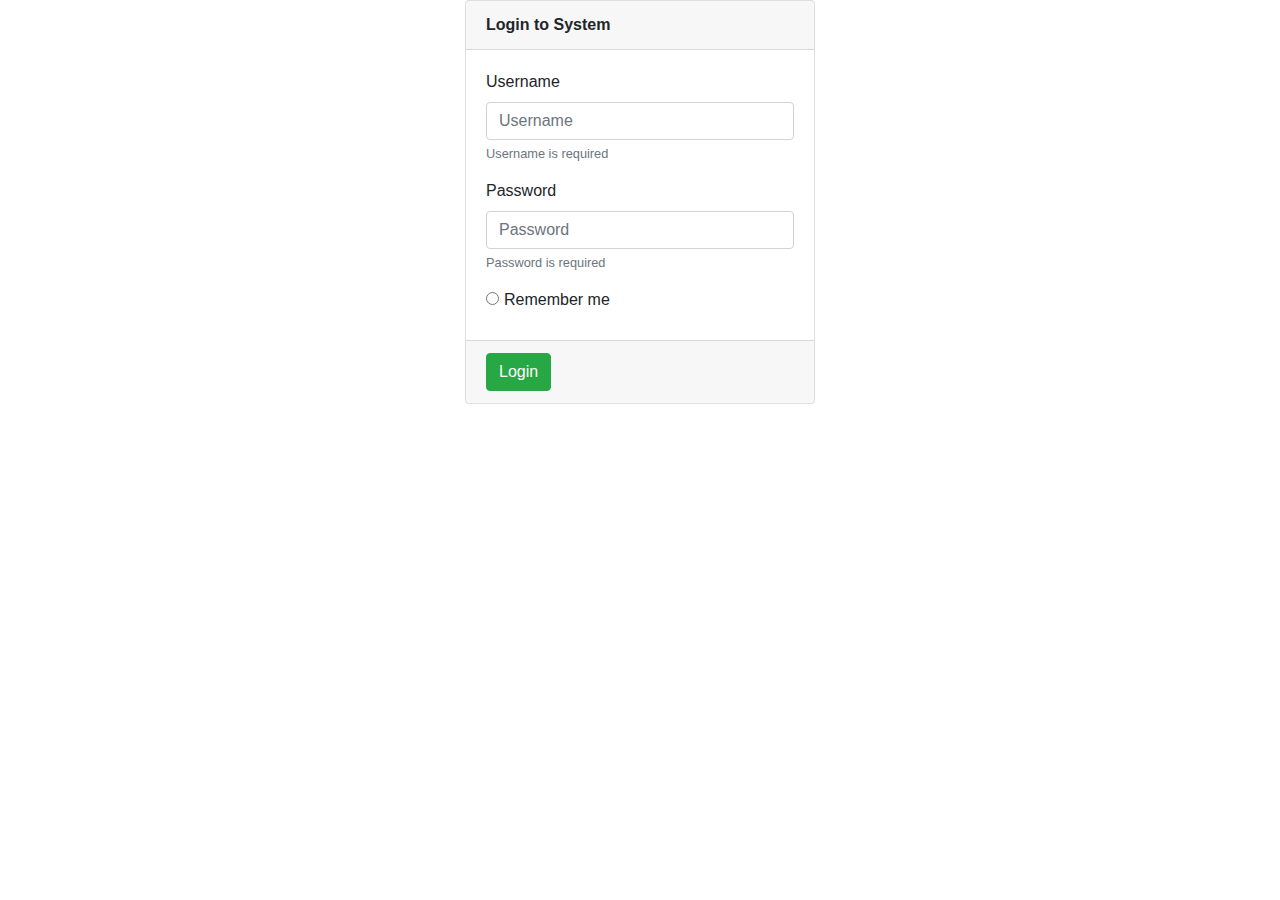
<file: Admin/login.html>
<!doctype html>
<html lang="en">
  <head>
    <title>Login</title>
    <!-- Required meta tags -->
    <meta charset="utf-8">
    <meta name="viewport" content="width=device-width, initial-scale=1, shrink-to-fit=no">

    <!-- Bootstrap CSS -->
    <link rel="stylesheet" href="https://stackpath.bootstrapcdn.com/bootstrap/4.3.1/css/bootstrap.min.css" integrity="sha384-ggOyR0iXCbMQv3Xipma34MD+dH/1fQ784/j6cY/iJTQUOhcWr7x9JvoRxT2MZw1T" crossorigin="anonymous">
  </head>
  <body>
    <main class="container">
        <div class="row">
            <div class="offset-4 col-4">
                 <form action="" method="post">
                     <div class="card">
                          <div class="card-header">
                              <b>Login to System</b>
                          </div>
                          <div class="card-body">
                              <div class="form-group">
                                   <label for="username">Username</label>
                                   <input type="text" class="form-control" name="username" id="username" aria-describedby="usernameHid" placeholder="Username">
                                   <small id="usernameHid" class="form-text text-muted">Username is required</small>
                              </div>
                              <div class="form-group">
                                   <label for="password">Password</label>
                                   <input type="text" class="form-control" name="password" id="password" aria-describedby="passwordHid" placeholder="Password">
                                   <small id="passwordHid" class="form-text text-muted">Password is required</small>
                              </div>
                              <div class="form-check form-check-inline">
                                    <label><input type="radio" class="form-check-input" name="remember">Remember me</label>
                              </div>
                          </div>
                          <div class="card-footer text-muted">
                              <button class="btn btn-success">Login</button>
                          </div>
                 </form>
            </div>
        </div>
    </main>
    <!-- Optional JavaScript -->
    <!-- jQuery first, then Popper.js, then Bootstrap JS -->
    <script src="https://code.jquery.com/jquery-3.3.1.slim.min.js" integrity="sha384-q8i/X+965DzO0rT7abK41JStQIAqVgRVzpbzo5smXKp4YfRvH+8abtTE1Pi6jizo" crossorigin="anonymous"></script>
    <script src="https://cdnjs.cloudflare.com/ajax/libs/popper.js/1.14.7/umd/popper.min.js" integrity="sha384-UO2eT0CpHqdSJQ6hJty5KVphtPhzWj9WO1clHTMGa3JDZwrnQq4sF86dIHNDz0W1" crossorigin="anonymous"></script>
    <script src="https://stackpath.bootstrapcdn.com/bootstrap/4.3.1/js/bootstrap.min.js" integrity="sha384-JjSmVgyd0p3pXB1rRibZUAYoIIy6OrQ6VrjIEaFf/nJGzIxFDsf4x0xIM+B07jRM" crossorigin="anonymous"></script>
  </body>
</html>
</file>
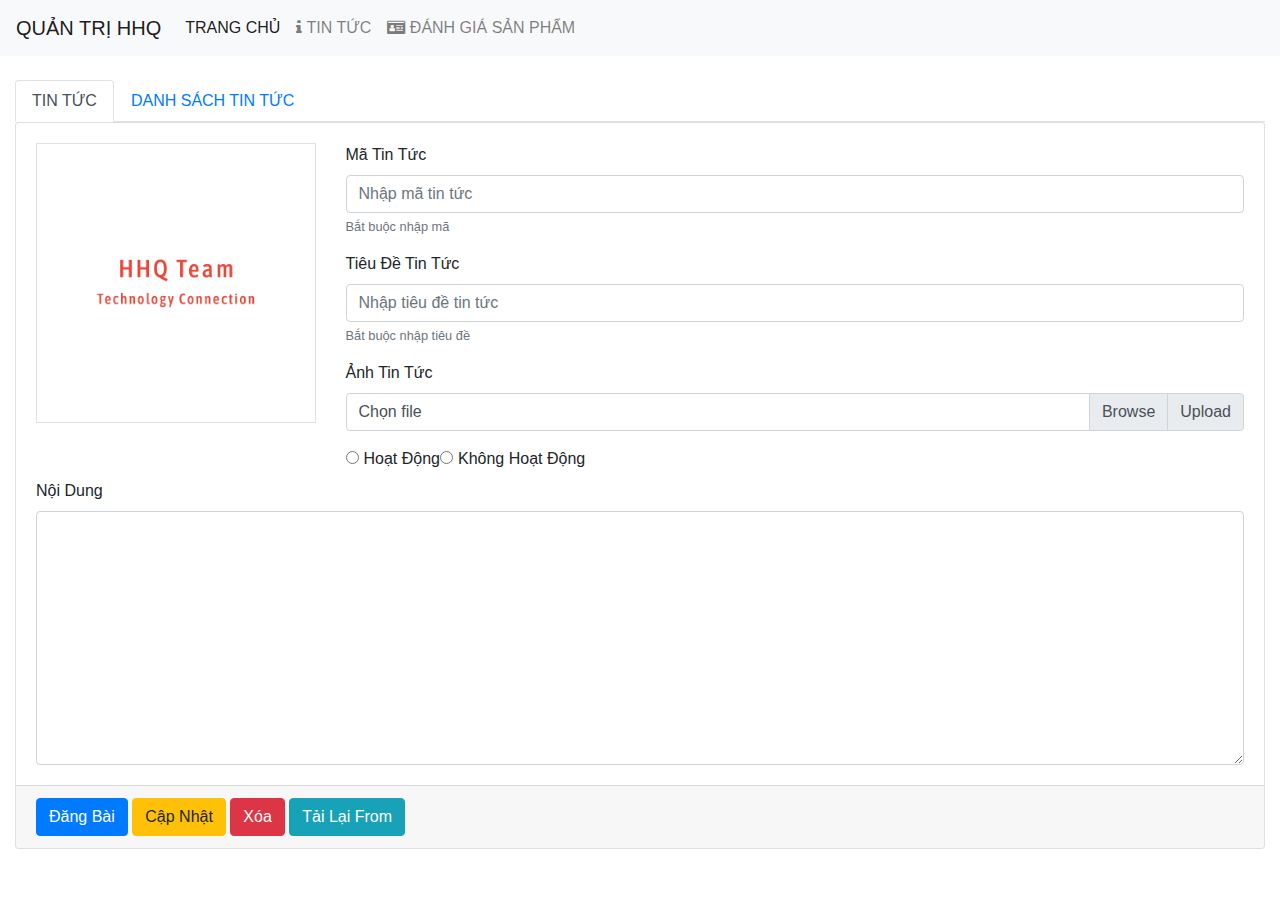
<file: Admin/news-management.html>
<!doctype html>
<html lang="en">
  <head>
    <title>Viewport</title>
    <!-- Required meta tags -->
    <meta charset="utf-8">
    <meta name="viewport" content="width=device-width, initial-scale=1, shrink-to-fit=no">
    <link rel="stylesheet" href="https://maxcdn.bootstrapcdn.com/font-awesome/4.7.0/css/font-awesome.min.css">

    <!-- Bootstrap CSS -->
    <link rel="stylesheet" href="https://stackpath.bootstrapcdn.com/bootstrap/4.3.1/css/bootstrap.min.css" integrity="sha384-ggOyR0iXCbMQv3Xipma34MD+dH/1fQ784/j6cY/iJTQUOhcWr7x9JvoRxT2MZw1T" crossorigin="anonymous">
  </head>
  <body>
    <main class="container-fluid">
      <nav class="row">
          <nav class="navbar navbar-expand-sm navbar-light bg-light col">
              <a class="navbar-brand" href="#">QUẢN TRỊ HHQ</a>
              <button class="navbar-toggler d-lg-none" type="button" data-toggle="collapse" data-target="#collapsibleNavId" aria-controls="collapsibleNavId"
                  aria-expanded="false" aria-label="Toggle navigation">
                  <span class="navbar-toggler-icon"></span>
              </button>
              <div class="collapse navbar-collapse" id="collapsibleNavId">
                  <ul class="navbar-nav mr-auto mt-2 mt-lg-0">
                      <li class="nav-item active">
                          <a class="nav-link" href="#">TRANG CHỦ <span class="sr-only">(current)</span></a>
                      </li>
                      <li class="nav-item">
                          <a class="nav-link" href="./news-management.html">
                              <i class="fa fa-info" aria-hidden="true"></i> TIN TỨC
                          </a>
                      </li>
                      <div class="nav-item">
                          <a href="./review-management.html" class="nav-link">
                              <i class="fa fa-id-card" aria-hidden="true"></i> ĐÁNH GIÁ SẢN PHẨM
                          </a>
                      </div>
                      <!-- <div class="nav-item">
                          <a href="" class="nav-link">
                              <i class="fa fa-comments" aria-hidden="true"></i> PHẢN HỒI
                          </a>
                      </div>                         -->
                  </ul>
              </div>
          </nav>
      </nav>

      <section class="row">
          <div class="col mt-4">
              <ul class="nav nav-tabs" id="myTab" role="tablist">
                  <li class="nav-item" role="presentation">
                       <a class="nav-link active" id%="videoEditing-tab" data-toggle="tab" href="#videoEditing" role="tab"
                           aria-controls="videoEditing" aria-selected="true">TIN TỨC</a>
                  </li>
                  <li class="nav-item" role="presentation">
                       <a class="nav-link" id="videoList-tab" data-toggle="tab" href="#videoList" role="tab"
                       aria-controls="videoList" aria-selected="false">DANH SÁCH TIN TỨC</a>
                  </li>
              </ul>
              <div class="tab-content" id="myTabContent">
                  <div class="tab-pane fade show active" id="videoEditing" role="tabpanel" aria-labelledby="videoEditing-tab">
                  <from action="" method="post">
                      <div class="card">
                          <div class="card-body">
                              <div class="row">
                                 <div class="col-3">
                                    <div class="border p-3">
                                        <img src="../assets/img/Logo/Logo01.png" alt="" class="img-fluid">
                                    </div>
                                 </div>
                                 <div class="col-9">
                                    <div class="form-group">
                                        <label for="newsId">Mã Tin Tức</label>
                                        <input type="text" class="form-control" name="newsId" id="newsId" aria-describedby="newsIdhid" placeholder="Nhập mã tin tức">
                                        <small id="newsIdHid" class="form-text text-muted">Bắt buộc nhập mã</small>
                                    </div>
                                    <div class="form-group">
                                        <label for="newsTitle">Tiêu Đề Tin Tức</label>
                                        <input type="text" class="form-control" name="newsTitle" id="newsTitle" aria-describedby="newsIdTitle" placeholder="Nhập tiêu đề tin tức">
                                        <small id="newsIdTitle" class="form-text text-muted">Bắt buộc nhập tiêu đề</small>
                                    </div>
                                    <!-- <div class="form-group">
                                        <label for="imgId">Ảnh Tin Tức</label>
                                        <input type="text" class="form-control" name="imgId" id="imgId" aria-describedby="imgIdHid" placeholder="Chọn ảnh">
                                        <small id="imgIdHid" class="form-text text-muted">Không bắt buộc</small>
                                    </div> -->
                                    <label for="imgId">Ảnh Tin Tức</label>
                                    <div class="input-group mb-3">                                        
                                        <div class="custom-file">                                          
                                          <input type="file" class="custom-file-input" id="inputGroupFile02">
                                          <label class="custom-file-label" for="inputGroupFile02" aria-describedby="inputGroupFileAddon02">Chọn file</label>
                                        </div>
                                        <div class="input-group-append">
                                          <span class="input-group-text" id="inputGroupFileAddon02">Upload</span>
                                        </div>
                                      </div>

                                    <div class="form-check form-check-inline">
                                        <label><input type="radio" class="form-check-input"
                                           value="true" name="status" id="status">Hoạt Động</label>
                                        <label><input type="radio" class="form-check-input"
                                           value="false" name="status" id="status">Không Hoạt Động</label>
                                    </div>
                                 </div>
                             </div>
                             <div class="row">
                                 <div class="col">
                                    <label for="description">Nội Dung</label>
                                    <textarea name="description" id="description" cols="30" rows="10" class="form-control"></textarea>
                                  </div>
                              </div>
                          </div>
                          <div class="card-footer text-muted">
                              <button class="btn btn-primary">Đăng Bài</button>
                              <button class="btn btn-warning">Cập Nhật</button>
                              <button class="btn btn-danger">Xóa</button>
                              <button class="btn btn-info">Tải Lại From</button>
                          </div>
                      </div>                        
                  </from>
                  </div>
                  <div class="tab-pane fade" id="videoList" role="tabpanel" aria-labelledby="videoList-tab">
                      <table class="table table-stripe">
                          <tr>
                              <td>Mã Bài Viết</td>
                              <td>Tiêu Đề</td>
                              <!-- <td>View Count</td> -->
                              <td>Trạng Thái</td>
                              <td>&nbsp; </td>
                          </tr>
                          <tr>
                              <td>01</td>
                              <td>Facebook "đổi tên"</td>
                              <!-- <td>105</td> -->
                              <td>Hoạt động</td>
                              <td>
                                  <a href=""><i class="fa fa-edit" aria-hidden="true"></i> Chỉnh Sửa</a>
                                  <a href=""><i class="fa fa-trash" aria-hidden="true"></i> Xóa</a>
                              </td>
                          </tr>
                      </table>
                  </div>    
          </div>
      </section>

      <footer class="row">

      </footer>        
    </main>
    <!-- Optional JavaScript -->
    <!-- jQuery first, then Popper.js, then Bootstrap JS -->
    <script src="https://code.jquery.com/jquery-3.3.1.slim.min.js" integrity="sha384-q8i/X+965DzO0rT7abK41JStQIAqVgRVzpbzo5smXKp4YfRvH+8abtTE1Pi6jizo" crossorigin="anonymous"></script>
    <script src="https://cdnjs.cloudflare.com/ajax/libs/popper.js/1.14.7/umd/popper.min.js" integrity="sha384-UO2eT0CpHqdSJQ6hJty5KVphtPhzWj9WO1clHTMGa3JDZwrnQq4sF86dIHNDz0W1" crossorigin="anonymous"></script>
    <script src="https://stackpath.bootstrapcdn.com/bootstrap/4.3.1/js/bootstrap.min.js" integrity="sha384-JjSmVgyd0p3pXB1rRibZUAYoIIy6OrQ6VrjIEaFf/nJGzIxFDsf4x0xIM+B07jRM" crossorigin="anonymous"></script>
    <script>
      $('#myTab a').on('click', function (event) {
            event.preventDefault()
            $(this).tab('show')
        })
    </script>
  </body>
</html>
</file>
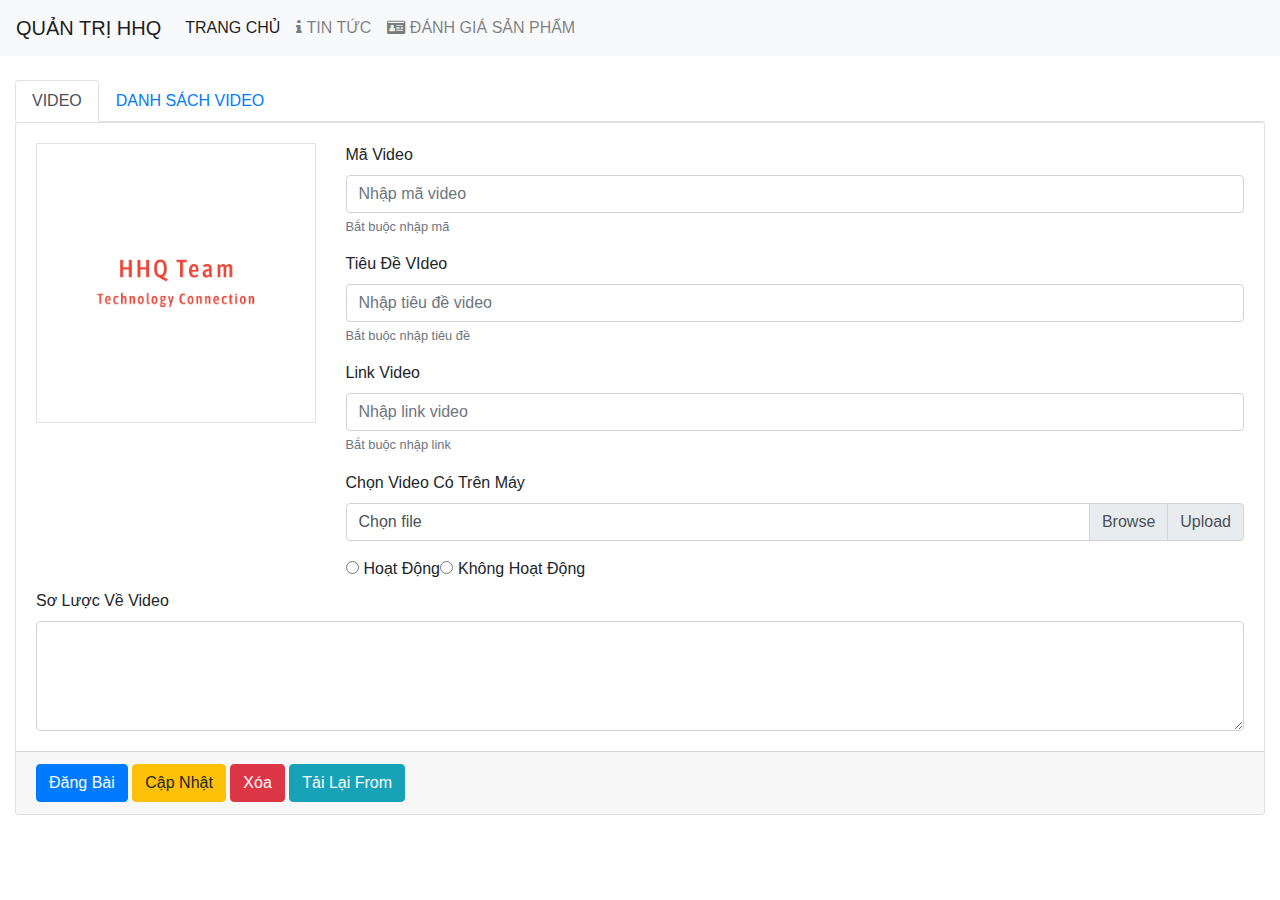
<file: Admin/review-management.html>
<!doctype html>
<html lang="en">
  <head>
    <title>Viewport</title>
    <!-- Required meta tags -->
    <meta charset="utf-8">
    <meta name="viewport" content="width=device-width, initial-scale=1, shrink-to-fit=no">
    <link rel="stylesheet" href="https://maxcdn.bootstrapcdn.com/font-awesome/4.7.0/css/font-awesome.min.css">

    <!-- Bootstrap CSS -->
    <link rel="stylesheet" href="https://stackpath.bootstrapcdn.com/bootstrap/4.3.1/css/bootstrap.min.css" integrity="sha384-ggOyR0iXCbMQv3Xipma34MD+dH/1fQ784/j6cY/iJTQUOhcWr7x9JvoRxT2MZw1T" crossorigin="anonymous">
  </head>
  <body>
    <main class="container-fluid">
      <nav class="row">
          <nav class="navbar navbar-expand-sm navbar-light bg-light col">
              <a class="navbar-brand" href="#">QUẢN TRỊ HHQ</a>
              <button class="navbar-toggler d-lg-none" type="button" data-toggle="collapse" data-target="#collapsibleNavId" aria-controls="collapsibleNavId"
                  aria-expanded="false" aria-label="Toggle navigation">
                  <span class="navbar-toggler-icon"></span>
              </button>
              <div class="collapse navbar-collapse" id="collapsibleNavId">
                  <ul class="navbar-nav mr-auto mt-2 mt-lg-0">
                      <li class="nav-item active">
                          <a class="nav-link" href="#">TRANG CHỦ<span class="sr-only">(current)</span></a>
                      </li>
                      <li class="nav-item">
                          <a class="nav-link" href="./news-management.html">
                              <i class="fa fa-info" aria-hidden="true"></i> TIN TỨC
                          </a>
                      </li>
                      <div class="nav-item">
                          <a href="./review-management.html" class="nav-link">
                              <i class="fa fa-id-card" aria-hidden="true"></i> ĐÁNH GIÁ SẢN PHẨM
                          </a>
                      </div>
                      <!-- <div class="nav-item">
                          <a href="" class="nav-link">
                              <i class="fa fa-comments" aria-hidden="true"></i> PHẢN HỒI
                          </a>
                      </div>                         -->
                  </ul>
              </div>
          </nav>
      </nav>

      <section class="row">
          <div class="col mt-4">
              <ul class="nav nav-tabs" id="myTab" role="tablist">
                  <li class="nav-item" role="presentation">
                       <a class="nav-link active" id%="videoEditing-tab" data-toggle="tab" href="#videoEditing" role="tab"
                           aria-controls="videoEditing" aria-selected="true">VIDEO</a>
                  </li>
                  <li class="nav-item" role="presentation">
                       <a class="nav-link" id="videoList-tab" data-toggle="tab" href="#videoList" role="tab"
                       aria-controls="videoList" aria-selected="false">DANH SÁCH VIDEO</a>
                  </li>
              </ul>
              <div class="tab-content" id="myTabContent">
                  <div class="tab-pane fade show active" id="videoEditing" role="tabpanel" aria-labelledby="videoEditing-tab">
                  <from action="" method="post">
                      <div class="card">
                          <div class="card-body">
                              <div class="row">
                                 <div class="col-3">
                                    <div class="border p-3">
                                        <img src="../assets/img/Logo/Logo01.png" alt="" class="img-fluid">
                                    </div>
                                 </div>
                                 <div class="col-9">
                                    <div class="form-group">
                                        <label for="VideoId">Mã Video</label>
                                        <input type="text" class="form-control" name="VideoId" id="VideoId" aria-describedby="VideoIdhid" placeholder="Nhập mã video">
                                        <small id="VideoIdHid" class="form-text text-muted">Bắt buộc nhập mã</small>
                                    </div>
                                    <div class="form-group">
                                        <label for="videoTitle">Tiêu Đề VIdeo</label>
                                        <input type="text" class="form-control" name="videoTitle" id="videoTitle" aria-describedby="videoIdTitle" placeholder="Nhập tiêu đề video">
                                        <small id="videoIdTitle" class="form-text text-muted">Bắt buộc nhập tiêu đề</small>
                                    </div>
                                    <div class="form-group">
                                        <label for="viewCount">Link Video</label>
                                        <input type="text" class="form-control" name="viewCount" id="viewCount" aria-describedby="viewCountHid" placeholder="Nhập link video">
                                        <small id="viewCountHid" class="form-text text-muted">Bắt buộc nhập link</small>
                                    </div>
                                    <label for="imgId">Chọn Video Có Trên Máy</label>
                                    <div class="input-group mb-3">                                        
                                        <div class="custom-file">                                          
                                          <input type="file" class="custom-file-input" id="inputGroupFile02">
                                          <label class="custom-file-label" for="inputGroupFile02" aria-describedby="inputGroupFileAddon02">Chọn file</label>
                                        </div>
                                        <div class="input-group-append">
                                          <span class="input-group-text" id="inputGroupFileAddon02">Upload</span>
                                        </div>                                        
                                    </div>
                                    <div class="form-check form-check-inline">
                                        <label><input type="radio" class="form-check-input"
                                           value="true" name="status" id="status">Hoạt Động</label>
                                        <label><input type="radio" class="form-check-input"
                                           value="false" name="status" id="status">Không Hoạt Động</label>
                                    </div>
                                 </div>
                             </div>
                             <div class="row">
                                 <div class="col">
                                    <label for="description">Sơ Lược Về Video</label>
                                    <textarea name="description" id="description" cols="30" rows="4" class="form-control"></textarea>
                                  </div>
                              </div>
                          </div>
                          <div class="card-footer text-muted">
                              <button class="btn btn-primary">Đăng Bài</button>
                              <button class="btn btn-warning">Cập Nhật</button>
                              <button class="btn btn-danger">Xóa</button>
                              <button class="btn btn-info">Tải Lại From</button>
                          </div>
                      </div>                        
                  </from>
                  </div>
                  <div class="tab-pane fade" id="videoList" role="tabpanel" aria-labelledby="videoList-tab">
                      <table class="table table-stripe">
                          <tr>
                              <td>Mã Video</td>
                              <td>Tiêu Đề Video</td>
                              <td>Link Video</td>
                              <td>Trạng Thái</td>
                              <td>&nbsp; </td>
                          </tr>
                          <tr>
                              <td>01</td>
                              <td>Đánh giá chip "M1"</td>
                              <td>https://www.youtube.com/watch?v=LV-Hsh8VZXE</td>
                              <td>Hoạt động</td>
                              <td>
                                  <a href=""><i class="fa fa-edit" aria-hidden="true"></i> Chỉnh Sửa</a>
                                  <a href=""><i class="fa fa-trash" aria-hidden="true"></i> Xóa</a>
                              </td>
                          </tr>
                      </table>
                  </div>    
          </div>
      </section>

      <footer class="row">

      </footer>        
    </main>
    <!-- Optional JavaScript -->
    <!-- jQuery first, then Popper.js, then Bootstrap JS -->
    <script src="https://code.jquery.com/jquery-3.3.1.slim.min.js" integrity="sha384-q8i/X+965DzO0rT7abK41JStQIAqVgRVzpbzo5smXKp4YfRvH+8abtTE1Pi6jizo" crossorigin="anonymous"></script>
    <script src="https://cdnjs.cloudflare.com/ajax/libs/popper.js/1.14.7/umd/popper.min.js" integrity="sha384-UO2eT0CpHqdSJQ6hJty5KVphtPhzWj9WO1clHTMGa3JDZwrnQq4sF86dIHNDz0W1" crossorigin="anonymous"></script>
    <script src="https://stackpath.bootstrapcdn.com/bootstrap/4.3.1/js/bootstrap.min.js" integrity="sha384-JjSmVgyd0p3pXB1rRibZUAYoIIy6OrQ6VrjIEaFf/nJGzIxFDsf4x0xIM+B07jRM" crossorigin="anonymous"></script>
    <script>
      $('#myTab a').on('click', function (event) {
            event.preventDefault()
            $(this).tab('show')
        })
    </script>
  </body>
</html>
</file>
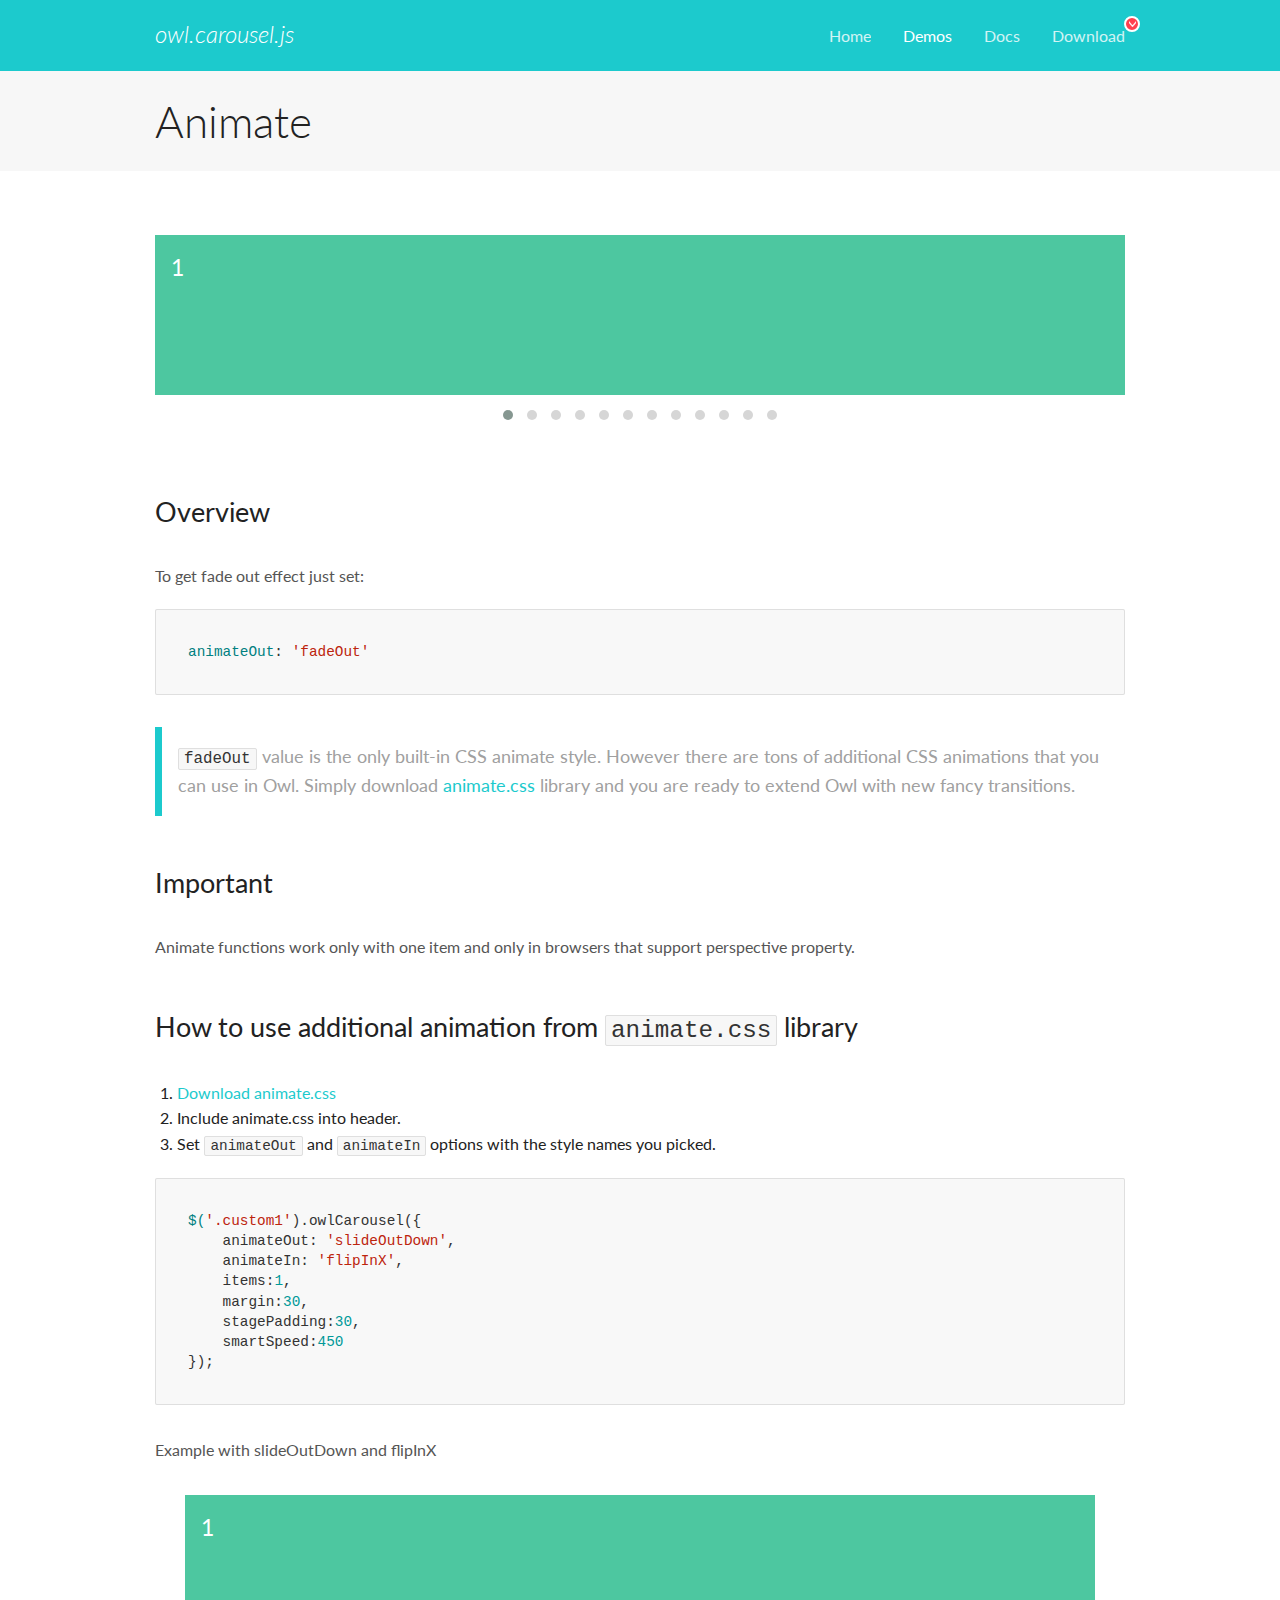
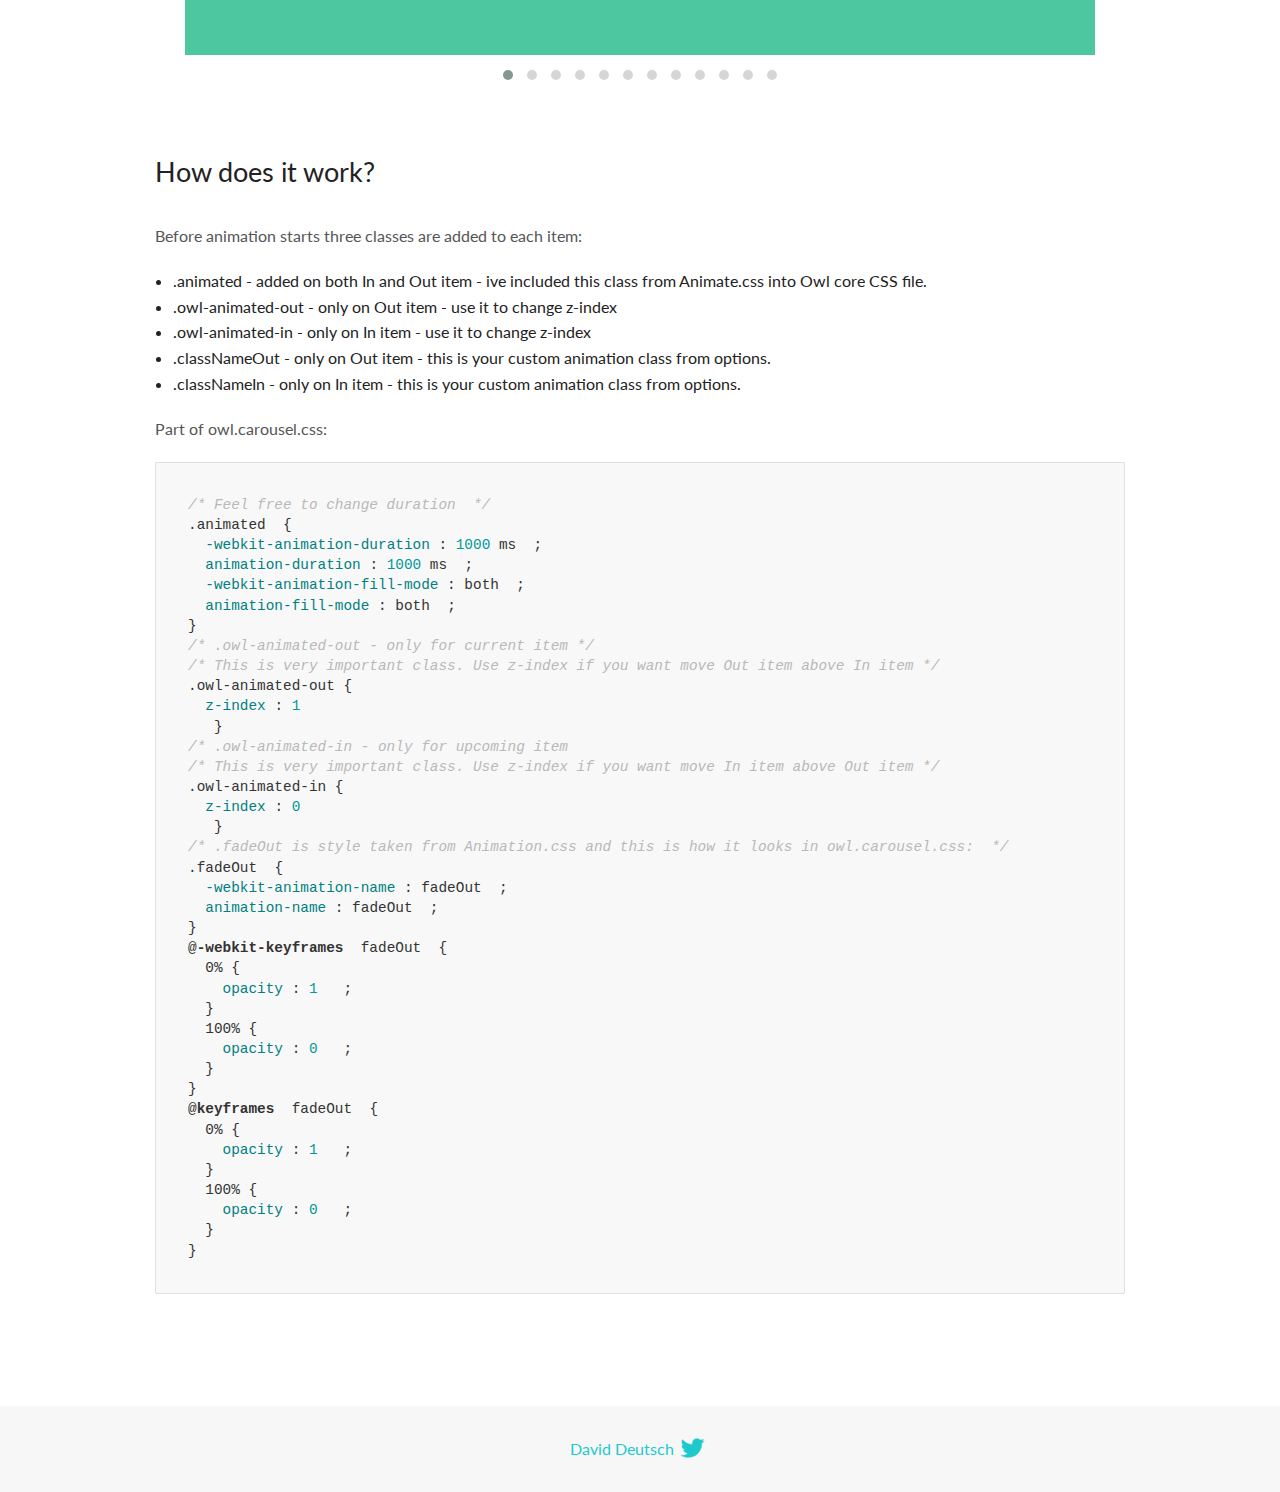
<file: assets/OwlCarousel2-2.3.4/docs/demos/animate.html>
<!DOCTYPE html>
<html lang="en">
  <head>

    <!-- head -->
    <meta charset="utf-8">
    <meta name="msapplication-tap-highlight" content="no" />
    <meta name="viewport" content="width=device-width, initial-scale=1.0" />
    <meta name="description" content="Animate carousel">
    <meta name="author" content="David Deutsch">
    <title>
      Animate Demo | Owl Carousel | 2.3.4
    </title>

    <!-- Stylesheets -->
    <link href='https://fonts.googleapis.com/css?family=Lato:300,400,700,400italic,300italic' rel='stylesheet' type='text/css'>
    <link rel="stylesheet" href="../assets/css/docs.theme.min.css">

    <!-- Owl Stylesheets -->
    <link rel="stylesheet" href="../assets/owlcarousel/assets/owl.carousel.min.css">
    <link rel="stylesheet" href="../assets/owlcarousel/assets/owl.theme.default.min.css">

    <!-- HTML5 shim and Respond.js IE8 support of HTML5 elements and media queries -->

    <!--[if lt IE 9]>
      <script src="https://oss.maxcdn.com/libs/html5shiv/3.7.0/html5shiv.js"></script>
      <script src="https://oss.maxcdn.com/libs/respond.js/1.3.0/respond.min.js"></script>
    <![endif]-->

    <!-- Favicons -->
    <link rel="apple-touch-icon-precomposed" sizes="144x144" href="../assets/ico/apple-touch-icon-144-precomposed.png">
    <link rel="shortcut icon" href="../assets/ico/favicon.png">
    <link rel="shortcut icon" href="favicon.ico">

    <!-- Yeah i know js should not be in header. Its required for demos.-->

    <!-- javascript -->
    <script src="../assets/vendors/jquery.min.js"></script>
    <script src="../assets/owlcarousel/owl.carousel.js"></script>
  </head>
  <body>

    <!-- header -->
    <header class="header">
      <div class="row">
        <div class="large-12 columns">
          <div class="brand left">
            <h3>
              <a href="/OwlCarousel2/">owl.carousel.js</a> 
            </h3>
          </div>
          <a id="toggle-nav" class="right">
            <span></span> <span></span> <span></span> 
          </a> 
          <div class="nav-bar">
            <ul class="clearfix">
              <li> <a href="/OwlCarousel2/index.html">Home</a>  </li>
              <li class="active">
                <a href="/OwlCarousel2/demos/demos.html">Demos</a> 
              </li>
              <li> <a href="/OwlCarousel2/docs/started-welcome.html">Docs</a>  </li>
              <li>
                <a href="https://github.com/OwlCarousel2/OwlCarousel2/archive/2.3.4.zip">Download</a> 
                <span class="download"></span> 
              </li>
            </ul>
          </div>
        </div>
      </div>
    </header>

    <!-- title -->
    <section class="title">
      <div class="row">
        <div class="large-12 columns">
          <h1>Animate</h1>
        </div>
      </div>
    </section>

    <!--  Demos -->
    <section id="demos">
      <div class="row">
        <div class="large-12 columns">
          <div class="fadeOut owl-carousel owl-theme">
            <div class="item">
              <h4>1</h4>
            </div>
            <div class="item">
              <h4>2</h4>
            </div>
            <div class="item">
              <h4>3</h4>
            </div>
            <div class="item">
              <h4>4</h4>
            </div>
            <div class="item">
              <h4>5</h4>
            </div>
            <div class="item">
              <h4>6</h4>
            </div>
            <div class="item">
              <h4>7</h4>
            </div>
            <div class="item">
              <h4>8</h4>
            </div>
            <div class="item">
              <h4>9</h4>
            </div>
            <div class="item">
              <h4>10</h4>
            </div>
            <div class="item">
              <h4>11</h4>
            </div>
            <div class="item">
              <h4>12</h4>
            </div>
          </div>
          <h3 id="overview">Overview</h3>
          <p>To get fade out effect just set:</p>
          <pre><code>animateOut: &#39;fadeOut&#39;</code></pre>
          <blockquote>
            <p><code>fadeOut</code> value is the only built-in CSS animate style. However there are tons of additional CSS animations that you can use in Owl. Simply download
              <a href="https://daneden.github.io/animate.css/">animate.css</a>  library and you are ready to extend Owl with new fancy transitions.</p>
          </blockquote>
          <h3 id="important">Important</h3>
          <p>Animate functions work only with one item and only in browsers that support perspective property.</p>
          <h3 id="how-to-use-additional-animation-from-animate-css-library">How to use additional animation from <code>animate.css</code> library</h3>
          <ol>
            <li> <a href="https://daneden.github.io/animate.css/">Download animate.css</a>  </li>
            <li>Include animate.css into header.</li>
            <li>Set <code>animateOut</code> and <code>animateIn</code> options with the style names you picked.</li>
          </ol>
          <pre><code>$(&#39;.custom1&#39;).owlCarousel({
    animateOut: &#39;slideOutDown&#39;,
    animateIn: &#39;flipInX&#39;,
    items:1,
    margin:30,
    stagePadding:30,
    smartSpeed:450
});</code></pre>
          <p>Example with slideOutDown and flipInX</p>
          <div class="custom1 owl-carousel owl-theme">
            <div class="item">
              <h4>1</h4>
            </div>
            <div class="item">
              <h4>2</h4>
            </div>
            <div class="item">
              <h4>3</h4>
            </div>
            <div class="item">
              <h4>4</h4>
            </div>
            <div class="item">
              <h4>5</h4>
            </div>
            <div class="item">
              <h4>6</h4>
            </div>
            <div class="item">
              <h4>7</h4>
            </div>
            <div class="item">
              <h4>8</h4>
            </div>
            <div class="item">
              <h4>9</h4>
            </div>
            <div class="item">
              <h4>10</h4>
            </div>
            <div class="item">
              <h4>11</h4>
            </div>
            <div class="item">
              <h4>12</h4>
            </div>
          </div>
          <h3 id="how-does-it-work-">How does it work?</h3>
          <p>Before animation starts three classes are added to each item:</p>
          <ul>
            <li>.animated - added on both In and Out item - ive included this class from Animate.css into Owl core CSS file.</li>
            <li>.owl-animated-out - only on Out item - use it to change z-index</li>
            <li>.owl-animated-in - only on In item - use it to change z-index</li>
            <li>.classNameOut - only on Out item - this is your custom animation class from options.</li>
            <li>.classNameIn - only on In item - this is your custom animation class from options.</li>
          </ul>
          <p>Part of owl.carousel.css:</p>
          <pre><code class="language-css"><span class="comment">/* Feel free to change duration  */</span> 
<span class="class">.animated</span>  <span class="rules">{
  <span class="rule"><span class="attribute">-webkit-animation-duration</span> :<span class="value"> <span class="number">1000</span> ms</span> </span> ;
  <span class="rule"><span class="attribute">animation-duration</span> :<span class="value"> <span class="number">1000</span> ms</span> </span> ;
  <span class="rule"><span class="attribute">-webkit-animation-fill-mode</span> :<span class="value"> both</span> </span> ;
  <span class="rule"><span class="attribute">animation-fill-mode</span> :<span class="value"> both</span> </span> ;
<span class="rule">}</span> </span> 
<span class="comment">/* .owl-animated-out - only for current item */</span> 
<span class="comment">/* This is very important class. Use z-index if you want move Out item above In item */</span> 
<span class="class">.owl-animated-out</span> <span class="rules">{
  <span class="rule"><span class="attribute">z-index</span> :<span class="value"> <span class="number">1</span> 
</span> </span> </span> }
<span class="comment">/* .owl-animated-in - only for upcoming item
/* This is very important class. Use z-index if you want move In item above Out item */</span> 
<span class="class">.owl-animated-in</span> <span class="rules">{
  <span class="rule"><span class="attribute">z-index</span> :<span class="value"> <span class="number">0</span> 
</span> </span> </span> }
<span class="comment">/* .fadeOut is style taken from Animation.css and this is how it looks in owl.carousel.css:  */</span> 
<span class="class">.fadeOut</span>  <span class="rules">{
  <span class="rule"><span class="attribute">-webkit-animation-name</span> :<span class="value"> fadeOut</span> </span> ;
  <span class="rule"><span class="attribute">animation-name</span> :<span class="value"> fadeOut</span> </span> ;
<span class="rule">}</span> </span> 
<span class="at_rule">@<span class="keyword">-webkit-keyframes</span>  fadeOut </span> {
  0% <span class="rules">{
    <span class="rule"><span class="attribute">opacity</span> :<span class="value"> <span class="number">1</span> </span> </span> ;
  <span class="rule">}</span> </span> 
  100% <span class="rules">{
    <span class="rule"><span class="attribute">opacity</span> :<span class="value"> <span class="number">0</span> </span> </span> ;
  <span class="rule">}</span> </span> 
}
<span class="at_rule">@<span class="keyword">keyframes</span>  fadeOut </span> {
  0% <span class="rules">{
    <span class="rule"><span class="attribute">opacity</span> :<span class="value"> <span class="number">1</span> </span> </span> ;
  <span class="rule">}</span> </span> 
  100% <span class="rules">{
    <span class="rule"><span class="attribute">opacity</span> :<span class="value"> <span class="number">0</span> </span> </span> ;
  <span class="rule">}</span> </span> 
}</code></pre>
          <link rel="stylesheet" href="../assets/css/animate.css">
          <script>
            jQuery(document).ready(function($) {
              $('.fadeOut').owlCarousel({
                items: 1,
                animateOut: 'fadeOut',
                loop: true,
                margin: 10,
              });
              $('.custom1').owlCarousel({
                animateOut: 'slideOutDown',
                animateIn: 'flipInX',
                items: 1,
                margin: 30,
                stagePadding: 30,
                smartSpeed: 450
              });
            });
          </script>
        </div>
      </div>
    </section>

    <!-- footer -->
    <footer class="footer">
      <div class="row">
        <div class="large-12 columns">
          <h5>
            <a href="/OwlCarousel2/docs/support-contact.html">David Deutsch</a> 
            <a id="custom-tweet-button" href="https://twitter.com/share?url=https://github.com/OwlCarousel2/OwlCarousel2&text=Owl Carousel - This is so awesome! " target="_blank"></a> 
          </h5>
        </div>
      </div>
    </footer>

    <!-- vendors -->
    <script src="../assets/vendors/highlight.js"></script>
    <script src="../assets/js/app.js"></script>
  </body>
</html>
</file>
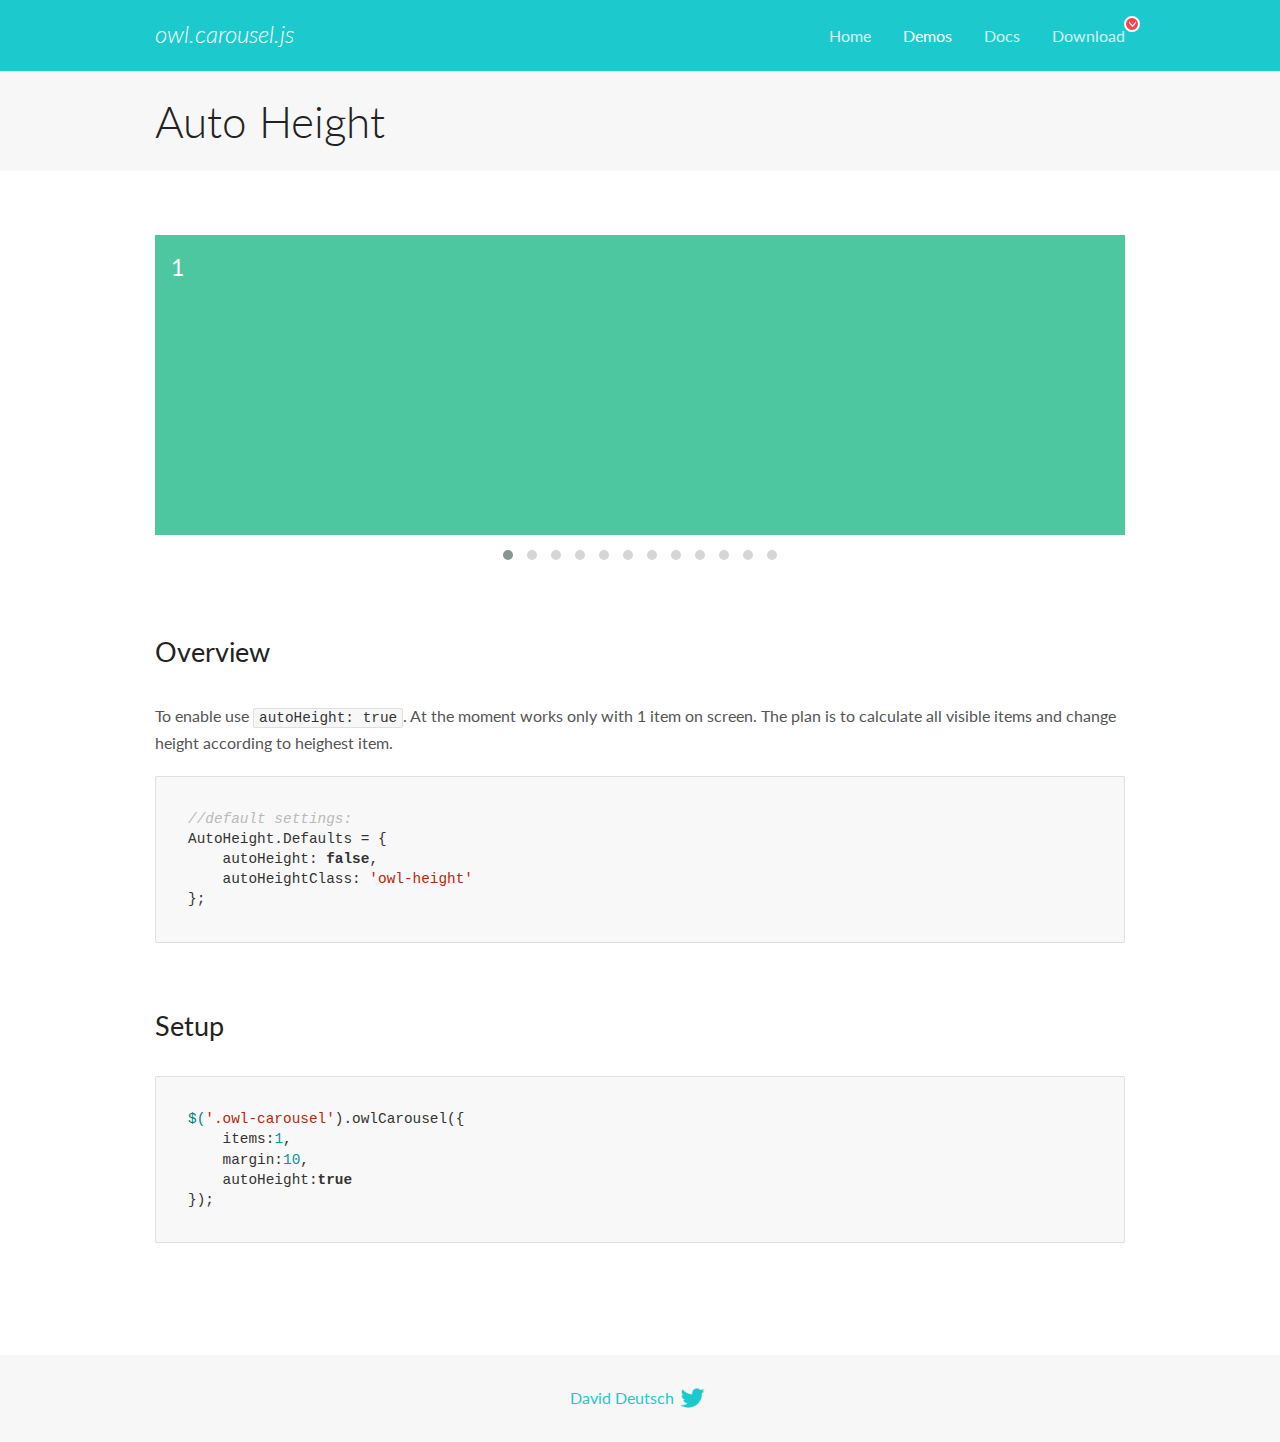
<file: assets/OwlCarousel2-2.3.4/docs/demos/autoheight.html>
<!DOCTYPE html>
<html lang="en">
  <head>

    <!-- head -->
    <meta charset="utf-8">
    <meta name="msapplication-tap-highlight" content="no" />
    <meta name="viewport" content="width=device-width, initial-scale=1.0" />
    <meta name="description" content="autoHeight usage demo">
    <meta name="author" content="David Deutsch">
    <title>
      Auto Height Demo | Owl Carousel | 2.3.4
    </title>

    <!-- Stylesheets -->
    <link href='https://fonts.googleapis.com/css?family=Lato:300,400,700,400italic,300italic' rel='stylesheet' type='text/css'>
    <link rel="stylesheet" href="../assets/css/docs.theme.min.css">

    <!-- Owl Stylesheets -->
    <link rel="stylesheet" href="../assets/owlcarousel/assets/owl.carousel.min.css">
    <link rel="stylesheet" href="../assets/owlcarousel/assets/owl.theme.default.min.css">

    <!-- HTML5 shim and Respond.js IE8 support of HTML5 elements and media queries -->

    <!--[if lt IE 9]>
      <script src="https://oss.maxcdn.com/libs/html5shiv/3.7.0/html5shiv.js"></script>
      <script src="https://oss.maxcdn.com/libs/respond.js/1.3.0/respond.min.js"></script>
    <![endif]-->

    <!-- Favicons -->
    <link rel="apple-touch-icon-precomposed" sizes="144x144" href="../assets/ico/apple-touch-icon-144-precomposed.png">
    <link rel="shortcut icon" href="../assets/ico/favicon.png">
    <link rel="shortcut icon" href="favicon.ico">

    <!-- Yeah i know js should not be in header. Its required for demos.-->

    <!-- javascript -->
    <script src="../assets/vendors/jquery.min.js"></script>
    <script src="../assets/owlcarousel/owl.carousel.js"></script>
  </head>
  <body>

    <!-- header -->
    <header class="header">
      <div class="row">
        <div class="large-12 columns">
          <div class="brand left">
            <h3>
              <a href="/OwlCarousel2/">owl.carousel.js</a> 
            </h3>
          </div>
          <a id="toggle-nav" class="right">
            <span></span> <span></span> <span></span> 
          </a> 
          <div class="nav-bar">
            <ul class="clearfix">
              <li> <a href="/OwlCarousel2/index.html">Home</a>  </li>
              <li class="active">
                <a href="/OwlCarousel2/demos/demos.html">Demos</a> 
              </li>
              <li> <a href="/OwlCarousel2/docs/started-welcome.html">Docs</a>  </li>
              <li>
                <a href="https://github.com/OwlCarousel2/OwlCarousel2/archive/2.3.4.zip">Download</a> 
                <span class="download"></span> 
              </li>
            </ul>
          </div>
        </div>
      </div>
    </header>

    <!-- title -->
    <section class="title">
      <div class="row">
        <div class="large-12 columns">
          <h1>Auto Height</h1>
        </div>
      </div>
    </section>

    <!--  Demos -->
    <section id="demos">
      <div class="row">
        <div class="large-12 columns">
          <div class="owl-carousel owl-theme">
            <div class="item" style="height:300px">
              <h4>1</h4>
            </div>
            <div class="item" style="height:100px">
              <h4>2</h4>
            </div>
            <div class="item" style="height:500px">
              <h4>3</h4>
            </div>
            <div class="item" style="height:250px">
              <h4>4</h4>
            </div>
            <div class="item" style="height:400px">
              <h4>5</h4>
            </div>
            <div class="item" style="height:500px">
              <h4>6</h4>
            </div>
            <div class="item" style="height:600px">
              <h4>7</h4>
            </div>
            <div class="item" style="height:400px">
              <h4>8</h4>
            </div>
            <div class="item" style="height:300px">
              <h4>9</h4>
            </div>
            <div class="item" style="height:350px">
              <h4>10</h4>
            </div>
            <div class="item" style="height:200px">
              <h4>11</h4>
            </div>
            <div class="item" style="height:150px">
              <h4>12</h4>
            </div>
          </div>
          <h3 id="overview">Overview</h3>
          <p>To enable use <code>autoHeight: true</code>. At the moment works only with 1 item on screen. The plan is to calculate all visible items and change height according to heighest item.</p>
          <pre><code>//default settings:
AutoHeight.Defaults = {
    autoHeight: false,
    autoHeightClass: &#39;owl-height&#39;
};</code></pre>
          <h3 id="setup">Setup</h3>
          <pre><code>$(&#39;.owl-carousel&#39;).owlCarousel({
    items:1,
    margin:10,
    autoHeight:true
});</code></pre>
          <script>
            $(document).ready(function() {
              $('.owl-carousel').owlCarousel({
                items: 1,
                margin: 10,
                autoHeight: true
              });
            })
          </script>
        </div>
      </div>
    </section>

    <!-- footer -->
    <footer class="footer">
      <div class="row">
        <div class="large-12 columns">
          <h5>
            <a href="/OwlCarousel2/docs/support-contact.html">David Deutsch</a> 
            <a id="custom-tweet-button" href="https://twitter.com/share?url=https://github.com/OwlCarousel2/OwlCarousel2&text=Owl Carousel - This is so awesome! " target="_blank"></a> 
          </h5>
        </div>
      </div>
    </footer>

    <!-- vendors -->
    <script src="../assets/vendors/highlight.js"></script>
    <script src="../assets/js/app.js"></script>
  </body>
</html>
</file>
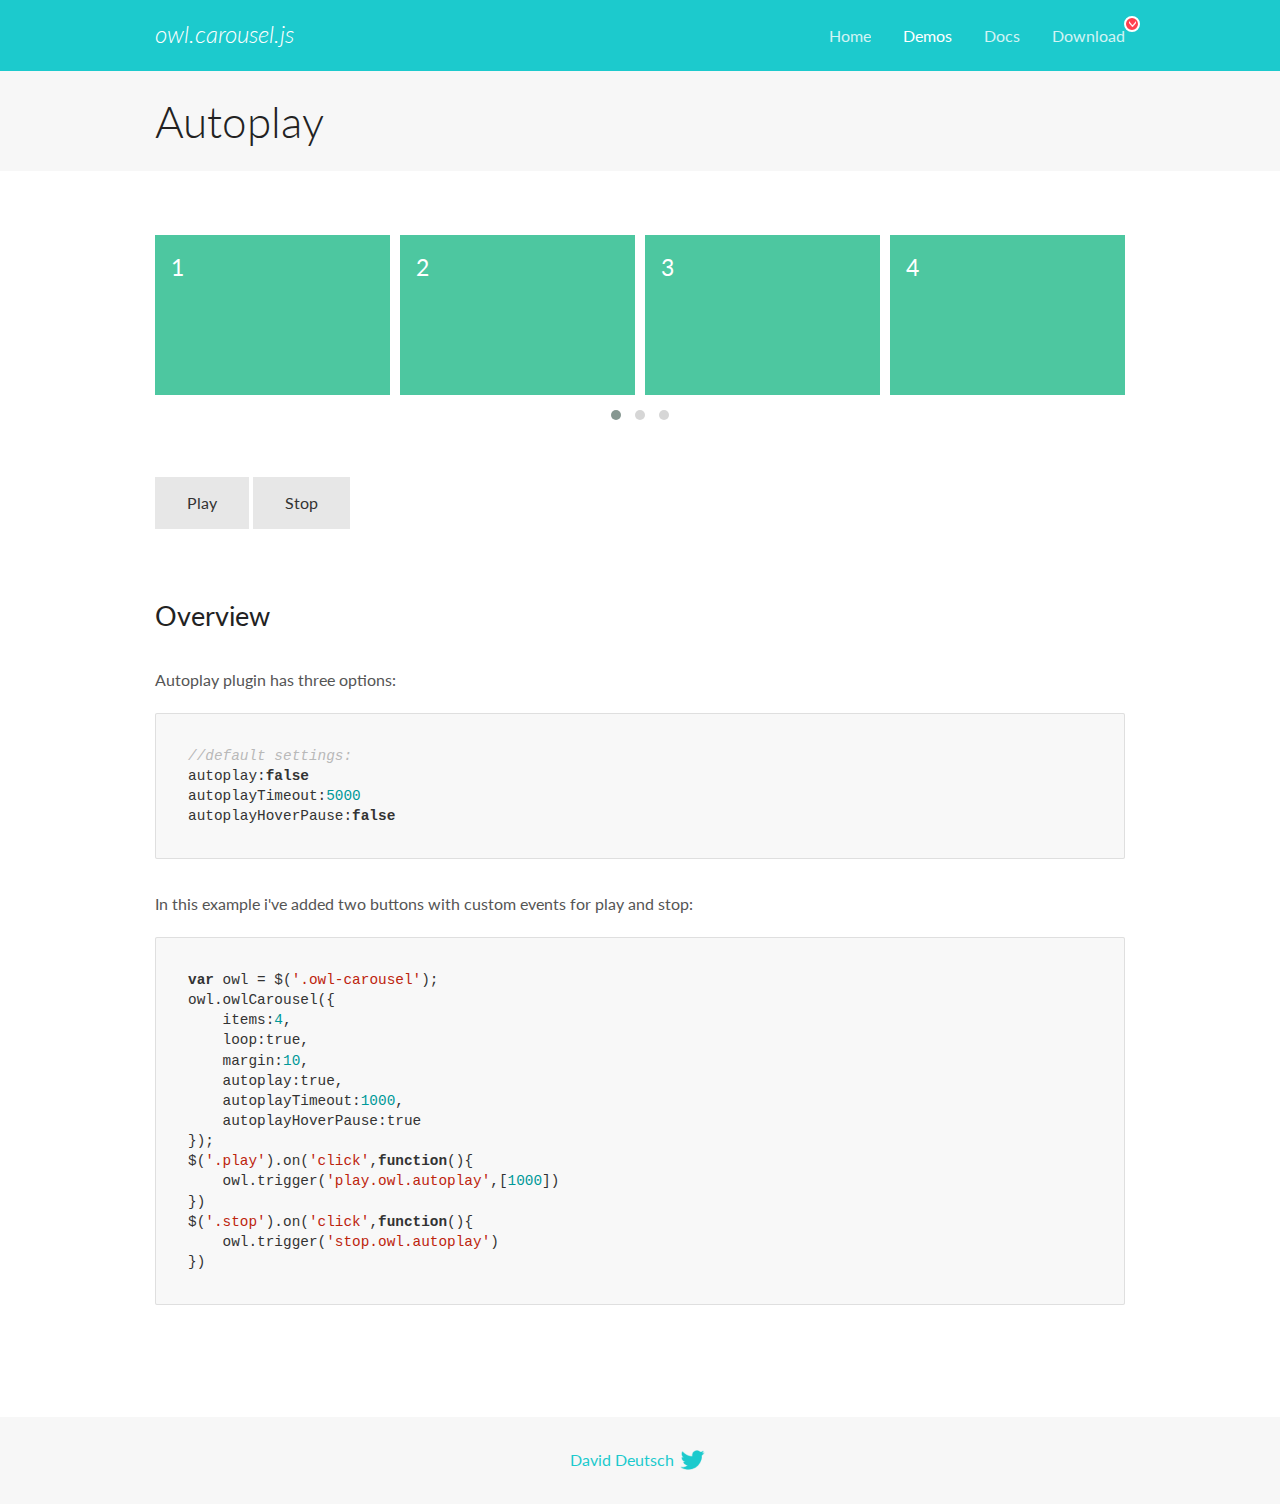
<file: assets/OwlCarousel2-2.3.4/docs/demos/autoplay.html>
<!DOCTYPE html>
<html lang="en">
  <head>

    <!-- head -->
    <meta charset="utf-8">
    <meta name="msapplication-tap-highlight" content="no" />
    <meta name="viewport" content="width=device-width, initial-scale=1.0" />
    <meta name="description" content="Autoplay usage demo">
    <meta name="author" content="David Deutsch">
    <title>
      Autoplay Demo | Owl Carousel | 2.3.4
    </title>

    <!-- Stylesheets -->
    <link href='https://fonts.googleapis.com/css?family=Lato:300,400,700,400italic,300italic' rel='stylesheet' type='text/css'>
    <link rel="stylesheet" href="../assets/css/docs.theme.min.css">

    <!-- Owl Stylesheets -->
    <link rel="stylesheet" href="../assets/owlcarousel/assets/owl.carousel.min.css">
    <link rel="stylesheet" href="../assets/owlcarousel/assets/owl.theme.default.min.css">

    <!-- HTML5 shim and Respond.js IE8 support of HTML5 elements and media queries -->

    <!--[if lt IE 9]>
      <script src="https://oss.maxcdn.com/libs/html5shiv/3.7.0/html5shiv.js"></script>
      <script src="https://oss.maxcdn.com/libs/respond.js/1.3.0/respond.min.js"></script>
    <![endif]-->

    <!-- Favicons -->
    <link rel="apple-touch-icon-precomposed" sizes="144x144" href="../assets/ico/apple-touch-icon-144-precomposed.png">
    <link rel="shortcut icon" href="../assets/ico/favicon.png">
    <link rel="shortcut icon" href="favicon.ico">

    <!-- Yeah i know js should not be in header. Its required for demos.-->

    <!-- javascript -->
    <script src="../assets/vendors/jquery.min.js"></script>
    <script src="../assets/owlcarousel/owl.carousel.js"></script>
  </head>
  <body>

    <!-- header -->
    <header class="header">
      <div class="row">
        <div class="large-12 columns">
          <div class="brand left">
            <h3>
              <a href="/OwlCarousel2/">owl.carousel.js</a> 
            </h3>
          </div>
          <a id="toggle-nav" class="right">
            <span></span> <span></span> <span></span> 
          </a> 
          <div class="nav-bar">
            <ul class="clearfix">
              <li> <a href="/OwlCarousel2/index.html">Home</a>  </li>
              <li class="active">
                <a href="/OwlCarousel2/demos/demos.html">Demos</a> 
              </li>
              <li> <a href="/OwlCarousel2/docs/started-welcome.html">Docs</a>  </li>
              <li>
                <a href="https://github.com/OwlCarousel2/OwlCarousel2/archive/2.3.4.zip">Download</a> 
                <span class="download"></span> 
              </li>
            </ul>
          </div>
        </div>
      </div>
    </header>

    <!-- title -->
    <section class="title">
      <div class="row">
        <div class="large-12 columns">
          <h1>Autoplay</h1>
        </div>
      </div>
    </section>

    <!--  Demos -->
    <section id="demos">
      <div class="row">
        <div class="large-12 columns">
          <div class="owl-carousel owl-theme">
            <div class="item">
              <h4>1</h4>
            </div>
            <div class="item">
              <h4>2</h4>
            </div>
            <div class="item">
              <h4>3</h4>
            </div>
            <div class="item">
              <h4>4</h4>
            </div>
            <div class="item">
              <h4>5</h4>
            </div>
            <div class="item">
              <h4>6</h4>
            </div>
            <div class="item">
              <h4>7</h4>
            </div>
            <div class="item">
              <h4>8</h4>
            </div>
            <div class="item">
              <h4>9</h4>
            </div>
            <div class="item">
              <h4>10</h4>
            </div>
            <div class="item">
              <h4>11</h4>
            </div>
            <div class="item">
              <h4>12</h4>
            </div>
          </div>
          <a class="button secondary play">Play</a> 
          <a class="button secondary stop">Stop</a> 
          <h3 id="overview">Overview</h3>
          <p>Autoplay plugin has three options:</p>
          <pre><code>//default settings:
autoplay:false
autoplayTimeout:5000
autoplayHoverPause:false</code></pre>
          <p>In this example i&#39;ve added two buttons with custom events for play and stop:</p>
          <pre><code>var owl = $(&#39;.owl-carousel&#39;);
owl.owlCarousel({
    items:4,
    loop:true,
    margin:10,
    autoplay:true,
    autoplayTimeout:1000,
    autoplayHoverPause:true
});
$(&#39;.play&#39;).on(&#39;click&#39;,function(){
    owl.trigger(&#39;play.owl.autoplay&#39;,[1000])
})
$(&#39;.stop&#39;).on(&#39;click&#39;,function(){
    owl.trigger(&#39;stop.owl.autoplay&#39;)
})</code></pre>
          <script>
            $(document).ready(function() {
              var owl = $('.owl-carousel');
              owl.owlCarousel({
                items: 4,
                loop: true,
                margin: 10,
                autoplay: true,
                autoplayTimeout: 1000,
                autoplayHoverPause: true
              });
              $('.play').on('click', function() {
                owl.trigger('play.owl.autoplay', [1000])
              })
              $('.stop').on('click', function() {
                owl.trigger('stop.owl.autoplay')
              })
            })
          </script>
        </div>
      </div>
    </section>

    <!-- footer -->
    <footer class="footer">
      <div class="row">
        <div class="large-12 columns">
          <h5>
            <a href="/OwlCarousel2/docs/support-contact.html">David Deutsch</a> 
            <a id="custom-tweet-button" href="https://twitter.com/share?url=https://github.com/OwlCarousel2/OwlCarousel2&text=Owl Carousel - This is so awesome! " target="_blank"></a> 
          </h5>
        </div>
      </div>
    </footer>

    <!-- vendors -->
    <script src="../assets/vendors/highlight.js"></script>
    <script src="../assets/js/app.js"></script>
  </body>
</html>
</file>
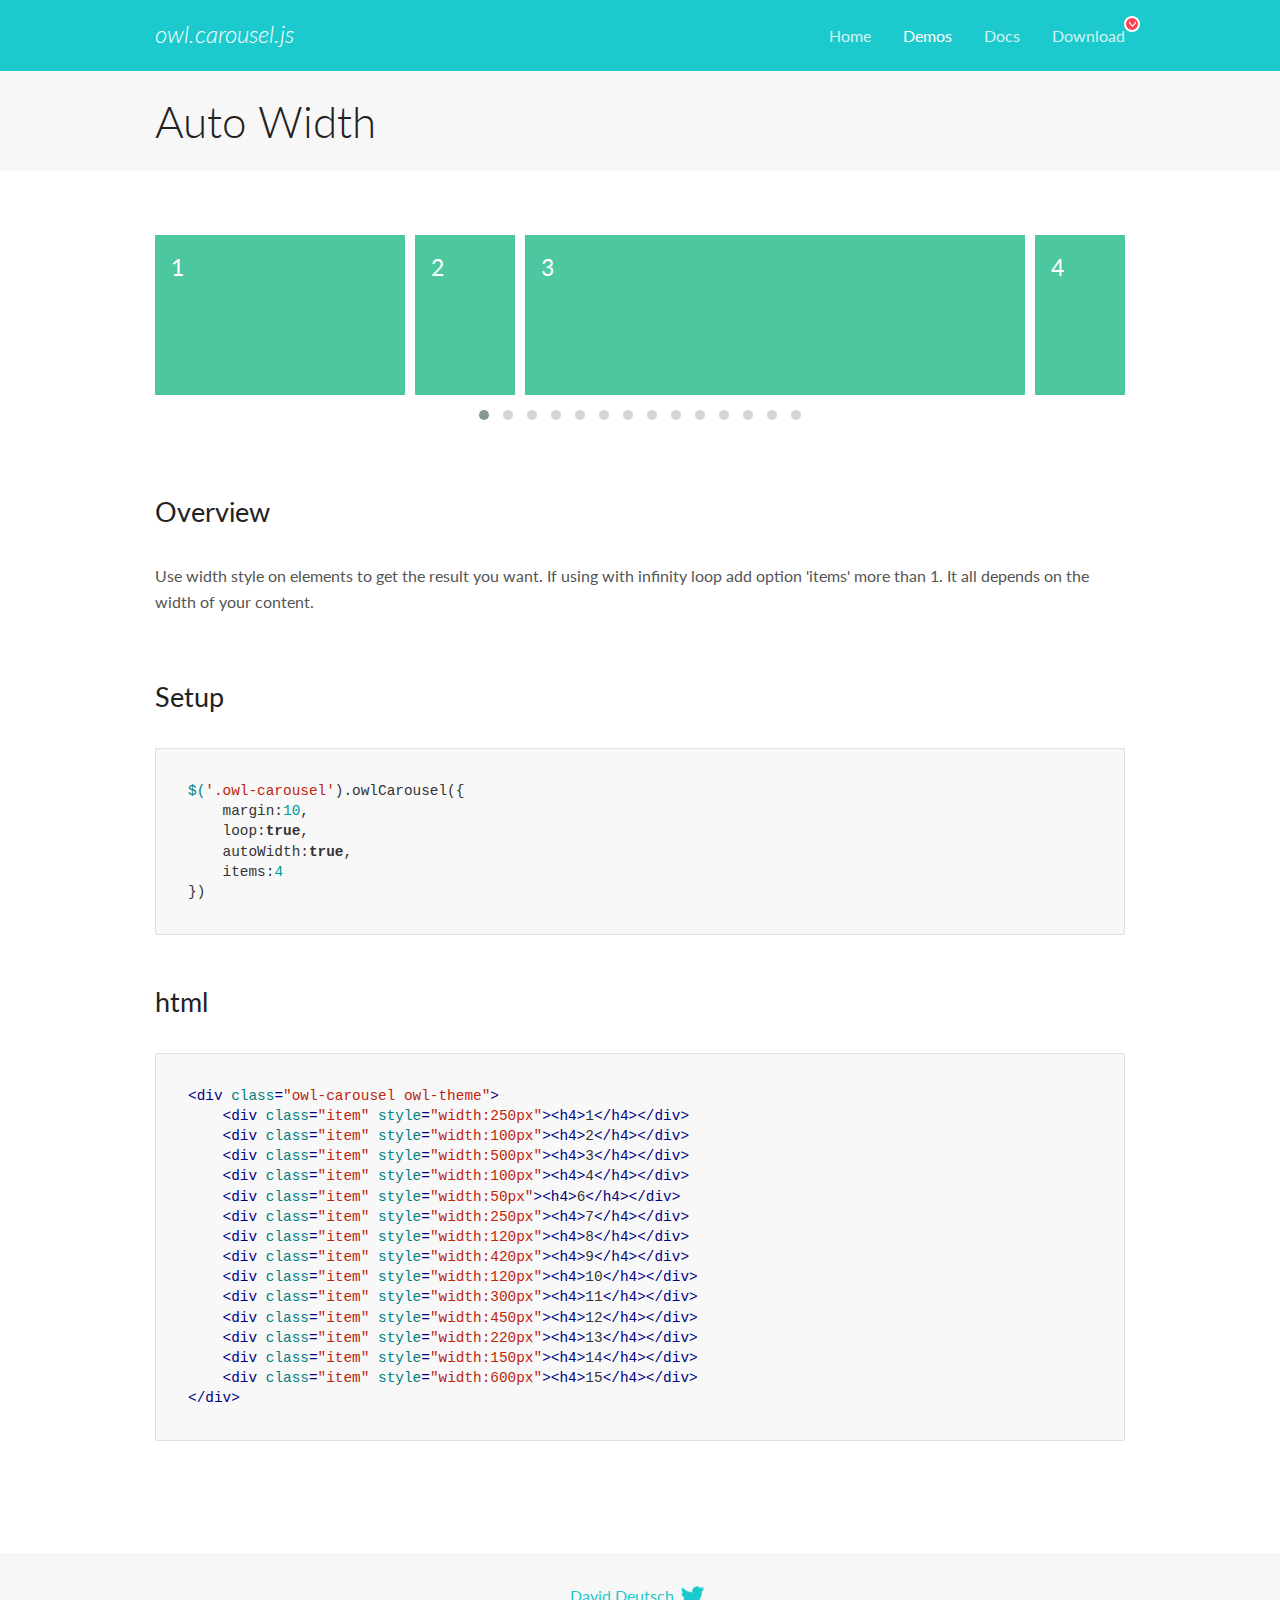
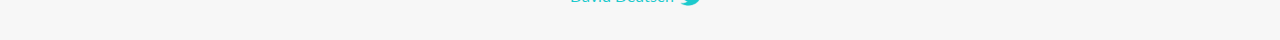
<file: assets/OwlCarousel2-2.3.4/docs/demos/autowidth.html>
<!DOCTYPE html>
<html lang="en">
  <head>

    <!-- head -->
    <meta charset="utf-8">
    <meta name="msapplication-tap-highlight" content="no" />
    <meta name="viewport" content="width=device-width, initial-scale=1.0" />
    <meta name="description" content="Auto Width">
    <meta name="author" content="David Deutsch">
    <title>
      Auto Width Demo | Owl Carousel | 2.3.4
    </title>

    <!-- Stylesheets -->
    <link href='https://fonts.googleapis.com/css?family=Lato:300,400,700,400italic,300italic' rel='stylesheet' type='text/css'>
    <link rel="stylesheet" href="../assets/css/docs.theme.min.css">

    <!-- Owl Stylesheets -->
    <link rel="stylesheet" href="../assets/owlcarousel/assets/owl.carousel.min.css">
    <link rel="stylesheet" href="../assets/owlcarousel/assets/owl.theme.default.min.css">

    <!-- HTML5 shim and Respond.js IE8 support of HTML5 elements and media queries -->

    <!--[if lt IE 9]>
      <script src="https://oss.maxcdn.com/libs/html5shiv/3.7.0/html5shiv.js"></script>
      <script src="https://oss.maxcdn.com/libs/respond.js/1.3.0/respond.min.js"></script>
    <![endif]-->

    <!-- Favicons -->
    <link rel="apple-touch-icon-precomposed" sizes="144x144" href="../assets/ico/apple-touch-icon-144-precomposed.png">
    <link rel="shortcut icon" href="../assets/ico/favicon.png">
    <link rel="shortcut icon" href="favicon.ico">

    <!-- Yeah i know js should not be in header. Its required for demos.-->

    <!-- javascript -->
    <script src="../assets/vendors/jquery.min.js"></script>
    <script src="../assets/owlcarousel/owl.carousel.js"></script>
  </head>
  <body>

    <!-- header -->
    <header class="header">
      <div class="row">
        <div class="large-12 columns">
          <div class="brand left">
            <h3>
              <a href="/OwlCarousel2/">owl.carousel.js</a> 
            </h3>
          </div>
          <a id="toggle-nav" class="right">
            <span></span> <span></span> <span></span> 
          </a> 
          <div class="nav-bar">
            <ul class="clearfix">
              <li> <a href="/OwlCarousel2/index.html">Home</a>  </li>
              <li class="active">
                <a href="/OwlCarousel2/demos/demos.html">Demos</a> 
              </li>
              <li> <a href="/OwlCarousel2/docs/started-welcome.html">Docs</a>  </li>
              <li>
                <a href="https://github.com/OwlCarousel2/OwlCarousel2/archive/2.3.4.zip">Download</a> 
                <span class="download"></span> 
              </li>
            </ul>
          </div>
        </div>
      </div>
    </header>

    <!-- title -->
    <section class="title">
      <div class="row">
        <div class="large-12 columns">
          <h1>Auto Width</h1>
        </div>
      </div>
    </section>

    <!--  Demos -->
    <section id="demos">
      <div class="row">
        <div class="large-12 columns">
          <div class="owl-carousel owl-theme">
            <div class="item" style="width:250px">
              <h4>1</h4>
            </div>
            <div class="item" style="width:100px">
              <h4>2</h4>
            </div>
            <div class="item" style="width:500px">
              <h4>3</h4>
            </div>
            <div class="item" style="width:100px">
              <h4>4</h4>
            </div>
            <div class="item" style="width:50px">
              <h4>6</h4>
            </div>
            <div class="item" style="width:250px">
              <h4>7</h4>
            </div>
            <div class="item" style="width:120px">
              <h4>8</h4>
            </div>
            <div class="item" style="width:420px">
              <h4>9</h4>
            </div>
            <div class="item" style="width:120px">
              <h4>10</h4>
            </div>
            <div class="item" style="width:300px">
              <h4>11</h4>
            </div>
            <div class="item" style="width:450px">
              <h4>12</h4>
            </div>
            <div class="item" style="width:220px">
              <h4>13</h4>
            </div>
            <div class="item" style="width:150px">
              <h4>14</h4>
            </div>
            <div class="item" style="width:600px">
              <h4>15</h4>
            </div>
          </div>
          <h3 id="overview">Overview</h3>
          <p>Use width style on elements to get the result you want. If using with infinity loop add option &#39;items&#39; more than 1. It all depends on the width of your content.</p>
          <h3 id="setup">Setup</h3>
          <pre><code>$(&#39;.owl-carousel&#39;).owlCarousel({
    margin:10,
    loop:true,
    autoWidth:true,
    items:4
})</code></pre>
          <h3 id="html">html</h3>
          <pre><code>&lt;div class=&quot;owl-carousel owl-theme&quot;&gt;
    &lt;div class=&quot;item&quot; style=&quot;width:250px&quot;&gt;&lt;h4&gt;1&lt;/h4&gt;&lt;/div&gt;
    &lt;div class=&quot;item&quot; style=&quot;width:100px&quot;&gt;&lt;h4&gt;2&lt;/h4&gt;&lt;/div&gt;
    &lt;div class=&quot;item&quot; style=&quot;width:500px&quot;&gt;&lt;h4&gt;3&lt;/h4&gt;&lt;/div&gt;
    &lt;div class=&quot;item&quot; style=&quot;width:100px&quot;&gt;&lt;h4&gt;4&lt;/h4&gt;&lt;/div&gt;
    &lt;div class=&quot;item&quot; style=&quot;width:50px&quot;&gt;&lt;h4&gt;6&lt;/h4&gt;&lt;/div&gt;
    &lt;div class=&quot;item&quot; style=&quot;width:250px&quot;&gt;&lt;h4&gt;7&lt;/h4&gt;&lt;/div&gt;
    &lt;div class=&quot;item&quot; style=&quot;width:120px&quot;&gt;&lt;h4&gt;8&lt;/h4&gt;&lt;/div&gt;
    &lt;div class=&quot;item&quot; style=&quot;width:420px&quot;&gt;&lt;h4&gt;9&lt;/h4&gt;&lt;/div&gt;
    &lt;div class=&quot;item&quot; style=&quot;width:120px&quot;&gt;&lt;h4&gt;10&lt;/h4&gt;&lt;/div&gt;
    &lt;div class=&quot;item&quot; style=&quot;width:300px&quot;&gt;&lt;h4&gt;11&lt;/h4&gt;&lt;/div&gt;
    &lt;div class=&quot;item&quot; style=&quot;width:450px&quot;&gt;&lt;h4&gt;12&lt;/h4&gt;&lt;/div&gt;
    &lt;div class=&quot;item&quot; style=&quot;width:220px&quot;&gt;&lt;h4&gt;13&lt;/h4&gt;&lt;/div&gt;
    &lt;div class=&quot;item&quot; style=&quot;width:150px&quot;&gt;&lt;h4&gt;14&lt;/h4&gt;&lt;/div&gt;
    &lt;div class=&quot;item&quot; style=&quot;width:600px&quot;&gt;&lt;h4&gt;15&lt;/h4&gt;&lt;/div&gt;
&lt;/div&gt;</code></pre>
          <script>
            $(document).ready(function() {
              $('.owl-carousel').owlCarousel({
                margin: 10,
                loop: true,
                autoWidth: true,
                items: 4
              })
            })
          </script>
        </div>
      </div>
    </section>

    <!-- footer -->
    <footer class="footer">
      <div class="row">
        <div class="large-12 columns">
          <h5>
            <a href="/OwlCarousel2/docs/support-contact.html">David Deutsch</a> 
            <a id="custom-tweet-button" href="https://twitter.com/share?url=https://github.com/OwlCarousel2/OwlCarousel2&text=Owl Carousel - This is so awesome! " target="_blank"></a> 
          </h5>
        </div>
      </div>
    </footer>

    <!-- vendors -->
    <script src="../assets/vendors/highlight.js"></script>
    <script src="../assets/js/app.js"></script>
  </body>
</html>
</file>
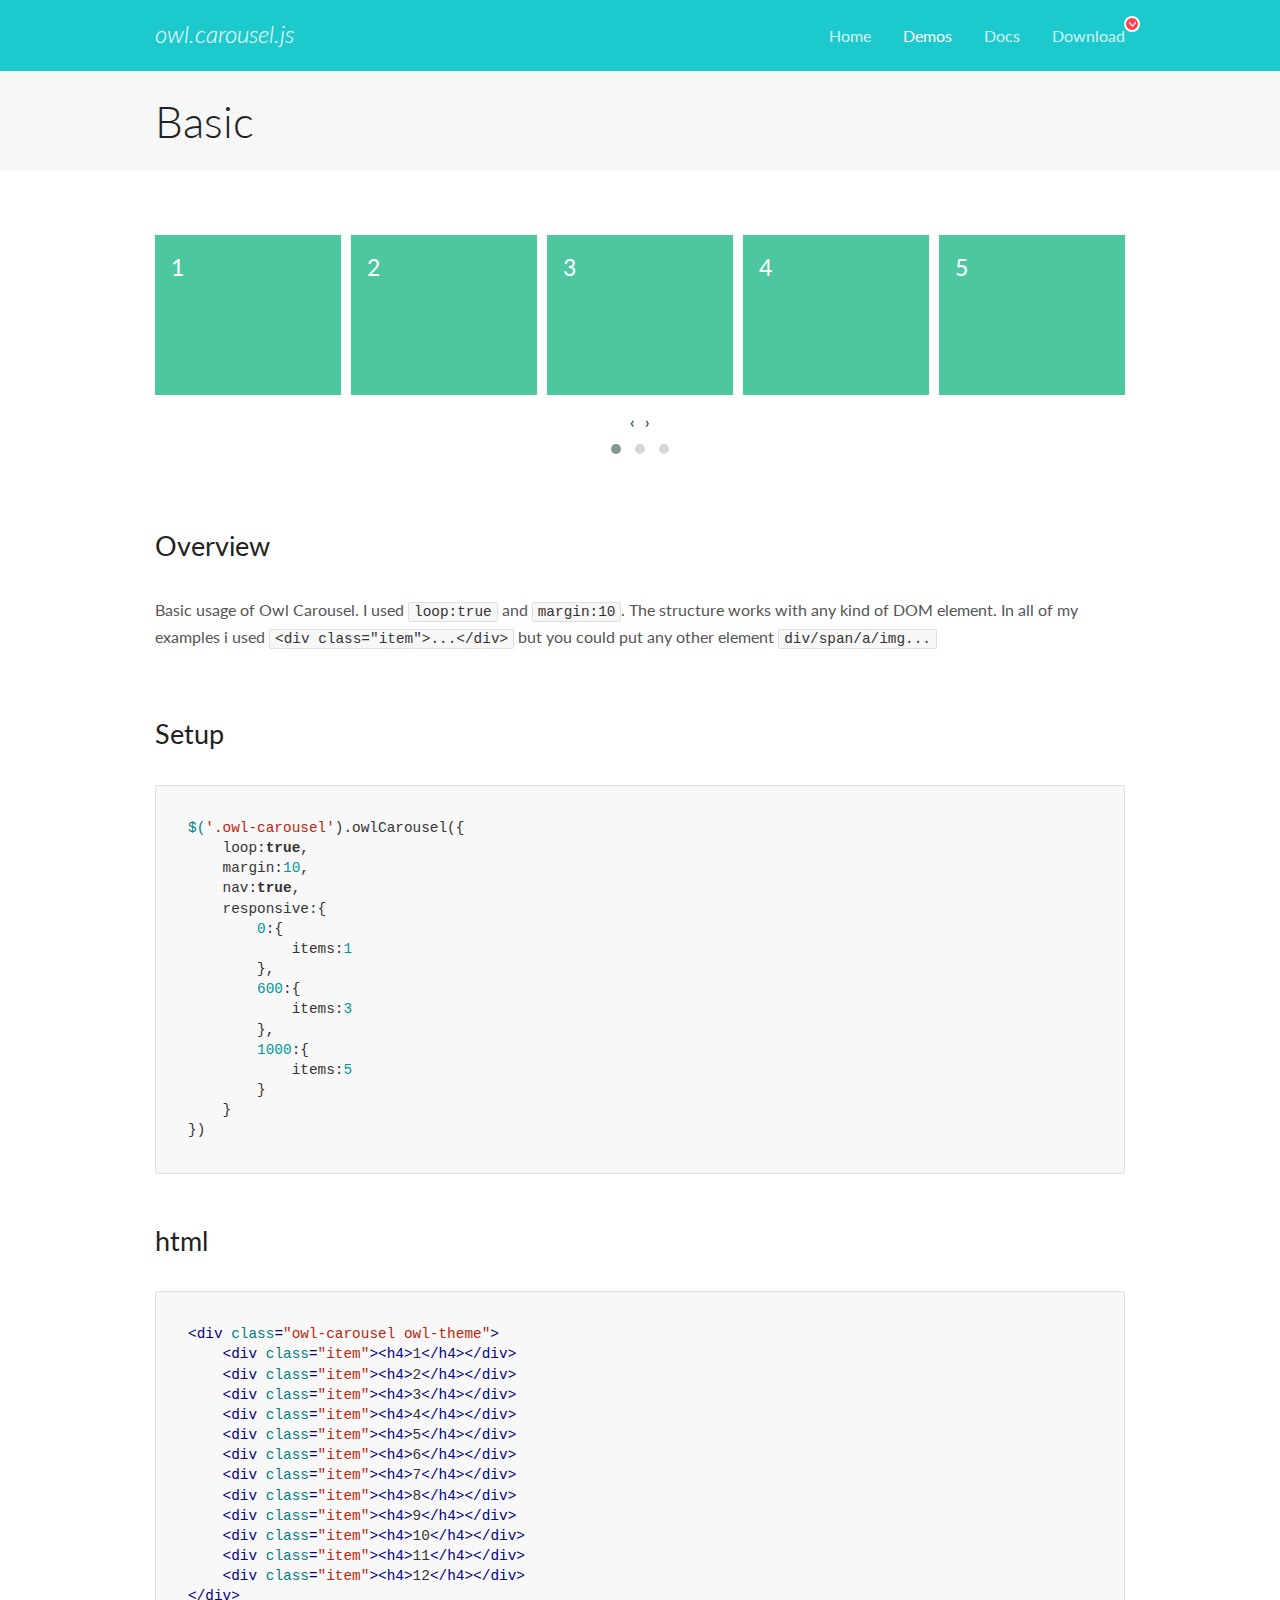
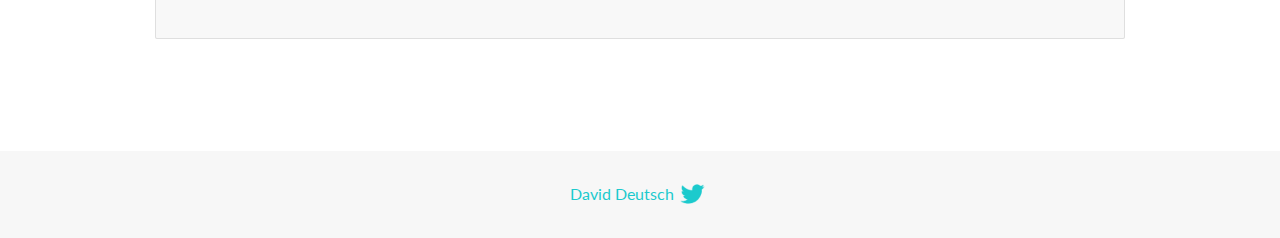
<file: assets/OwlCarousel2-2.3.4/docs/demos/basic.html>
<!DOCTYPE html>
<html lang="en">
  <head>

    <!-- head -->
    <meta charset="utf-8">
    <meta name="msapplication-tap-highlight" content="no" />
    <meta name="viewport" content="width=device-width, initial-scale=1.0" />
    <meta name="description" content="Basic usage demo">
    <meta name="author" content="David Deutsch">
    <title>
      Basic Demo | Owl Carousel | 2.3.4
    </title>

    <!-- Stylesheets -->
    <link href='https://fonts.googleapis.com/css?family=Lato:300,400,700,400italic,300italic' rel='stylesheet' type='text/css'>
    <link rel="stylesheet" href="../assets/css/docs.theme.min.css">

    <!-- Owl Stylesheets -->
    <link rel="stylesheet" href="../assets/owlcarousel/assets/owl.carousel.min.css">
    <link rel="stylesheet" href="../assets/owlcarousel/assets/owl.theme.default.min.css">

    <!-- HTML5 shim and Respond.js IE8 support of HTML5 elements and media queries -->

    <!--[if lt IE 9]>
      <script src="https://oss.maxcdn.com/libs/html5shiv/3.7.0/html5shiv.js"></script>
      <script src="https://oss.maxcdn.com/libs/respond.js/1.3.0/respond.min.js"></script>
    <![endif]-->

    <!-- Favicons -->
    <link rel="apple-touch-icon-precomposed" sizes="144x144" href="../assets/ico/apple-touch-icon-144-precomposed.png">
    <link rel="shortcut icon" href="../assets/ico/favicon.png">
    <link rel="shortcut icon" href="favicon.ico">

    <!-- Yeah i know js should not be in header. Its required for demos.-->

    <!-- javascript -->
    <script src="../assets/vendors/jquery.min.js"></script>
    <script src="../assets/owlcarousel/owl.carousel.js"></script>
  </head>
  <body>

    <!-- header -->
    <header class="header">
      <div class="row">
        <div class="large-12 columns">
          <div class="brand left">
            <h3>
              <a href="/OwlCarousel2/">owl.carousel.js</a> 
            </h3>
          </div>
          <a id="toggle-nav" class="right">
            <span></span> <span></span> <span></span> 
          </a> 
          <div class="nav-bar">
            <ul class="clearfix">
              <li> <a href="/OwlCarousel2/index.html">Home</a>  </li>
              <li class="active">
                <a href="/OwlCarousel2/demos/demos.html">Demos</a> 
              </li>
              <li> <a href="/OwlCarousel2/docs/started-welcome.html">Docs</a>  </li>
              <li>
                <a href="https://github.com/OwlCarousel2/OwlCarousel2/archive/2.3.4.zip">Download</a> 
                <span class="download"></span> 
              </li>
            </ul>
          </div>
        </div>
      </div>
    </header>

    <!-- title -->
    <section class="title">
      <div class="row">
        <div class="large-12 columns">
          <h1>Basic</h1>
        </div>
      </div>
    </section>

    <!--  Demos -->
    <section id="demos">
      <div class="row">
        <div class="large-12 columns">
          <div class="owl-carousel owl-theme">
            <div class="item">
              <h4>1</h4>
            </div>
            <div class="item">
              <h4>2</h4>
            </div>
            <div class="item">
              <h4>3</h4>
            </div>
            <div class="item">
              <h4>4</h4>
            </div>
            <div class="item">
              <h4>5</h4>
            </div>
            <div class="item">
              <h4>6</h4>
            </div>
            <div class="item">
              <h4>7</h4>
            </div>
            <div class="item">
              <h4>8</h4>
            </div>
            <div class="item">
              <h4>9</h4>
            </div>
            <div class="item">
              <h4>10</h4>
            </div>
            <div class="item">
              <h4>11</h4>
            </div>
            <div class="item">
              <h4>12</h4>
            </div>
          </div>
          <h3 id="overview">Overview</h3>
          <p>Basic usage of Owl Carousel. I used <code>loop:true</code> and <code>margin:10</code>. The structure works with any kind of DOM element. In all of my examples i used <code>&lt;div class=&quot;item&quot;&gt;...&lt;/div&gt;</code> but you could
            put any other element <code>div/span/a/img...</code></p>
          <h3 id="setup">Setup</h3>
          <pre><code>$(&#39;.owl-carousel&#39;).owlCarousel({
    loop:true,
    margin:10,
    nav:true,
    responsive:{
        0:{
            items:1
        },
        600:{
            items:3
        },
        1000:{
            items:5
        }
    }
})</code></pre>
          <h3 id="html">html</h3>
          <pre><code>&lt;div class=&quot;owl-carousel owl-theme&quot;&gt;
    &lt;div class=&quot;item&quot;&gt;&lt;h4&gt;1&lt;/h4&gt;&lt;/div&gt;
    &lt;div class=&quot;item&quot;&gt;&lt;h4&gt;2&lt;/h4&gt;&lt;/div&gt;
    &lt;div class=&quot;item&quot;&gt;&lt;h4&gt;3&lt;/h4&gt;&lt;/div&gt;
    &lt;div class=&quot;item&quot;&gt;&lt;h4&gt;4&lt;/h4&gt;&lt;/div&gt;
    &lt;div class=&quot;item&quot;&gt;&lt;h4&gt;5&lt;/h4&gt;&lt;/div&gt;
    &lt;div class=&quot;item&quot;&gt;&lt;h4&gt;6&lt;/h4&gt;&lt;/div&gt;
    &lt;div class=&quot;item&quot;&gt;&lt;h4&gt;7&lt;/h4&gt;&lt;/div&gt;
    &lt;div class=&quot;item&quot;&gt;&lt;h4&gt;8&lt;/h4&gt;&lt;/div&gt;
    &lt;div class=&quot;item&quot;&gt;&lt;h4&gt;9&lt;/h4&gt;&lt;/div&gt;
    &lt;div class=&quot;item&quot;&gt;&lt;h4&gt;10&lt;/h4&gt;&lt;/div&gt;
    &lt;div class=&quot;item&quot;&gt;&lt;h4&gt;11&lt;/h4&gt;&lt;/div&gt;
    &lt;div class=&quot;item&quot;&gt;&lt;h4&gt;12&lt;/h4&gt;&lt;/div&gt;
&lt;/div&gt;</code></pre>
          <script>
            $(document).ready(function() {
              var owl = $('.owl-carousel');
              owl.owlCarousel({
                margin: 10,
                nav: true,
                loop: true,
                responsive: {
                  0: {
                    items: 1
                  },
                  600: {
                    items: 3
                  },
                  1000: {
                    items: 5
                  }
                }
              })
            })
          </script>
        </div>
      </div>
    </section>

    <!-- footer -->
    <footer class="footer">
      <div class="row">
        <div class="large-12 columns">
          <h5>
            <a href="/OwlCarousel2/docs/support-contact.html">David Deutsch</a> 
            <a id="custom-tweet-button" href="https://twitter.com/share?url=https://github.com/OwlCarousel2/OwlCarousel2&text=Owl Carousel - This is so awesome! " target="_blank"></a> 
          </h5>
        </div>
      </div>
    </footer>

    <!-- vendors -->
    <script src="../assets/vendors/highlight.js"></script>
    <script src="../assets/js/app.js"></script>
  </body>
</html>
</file>
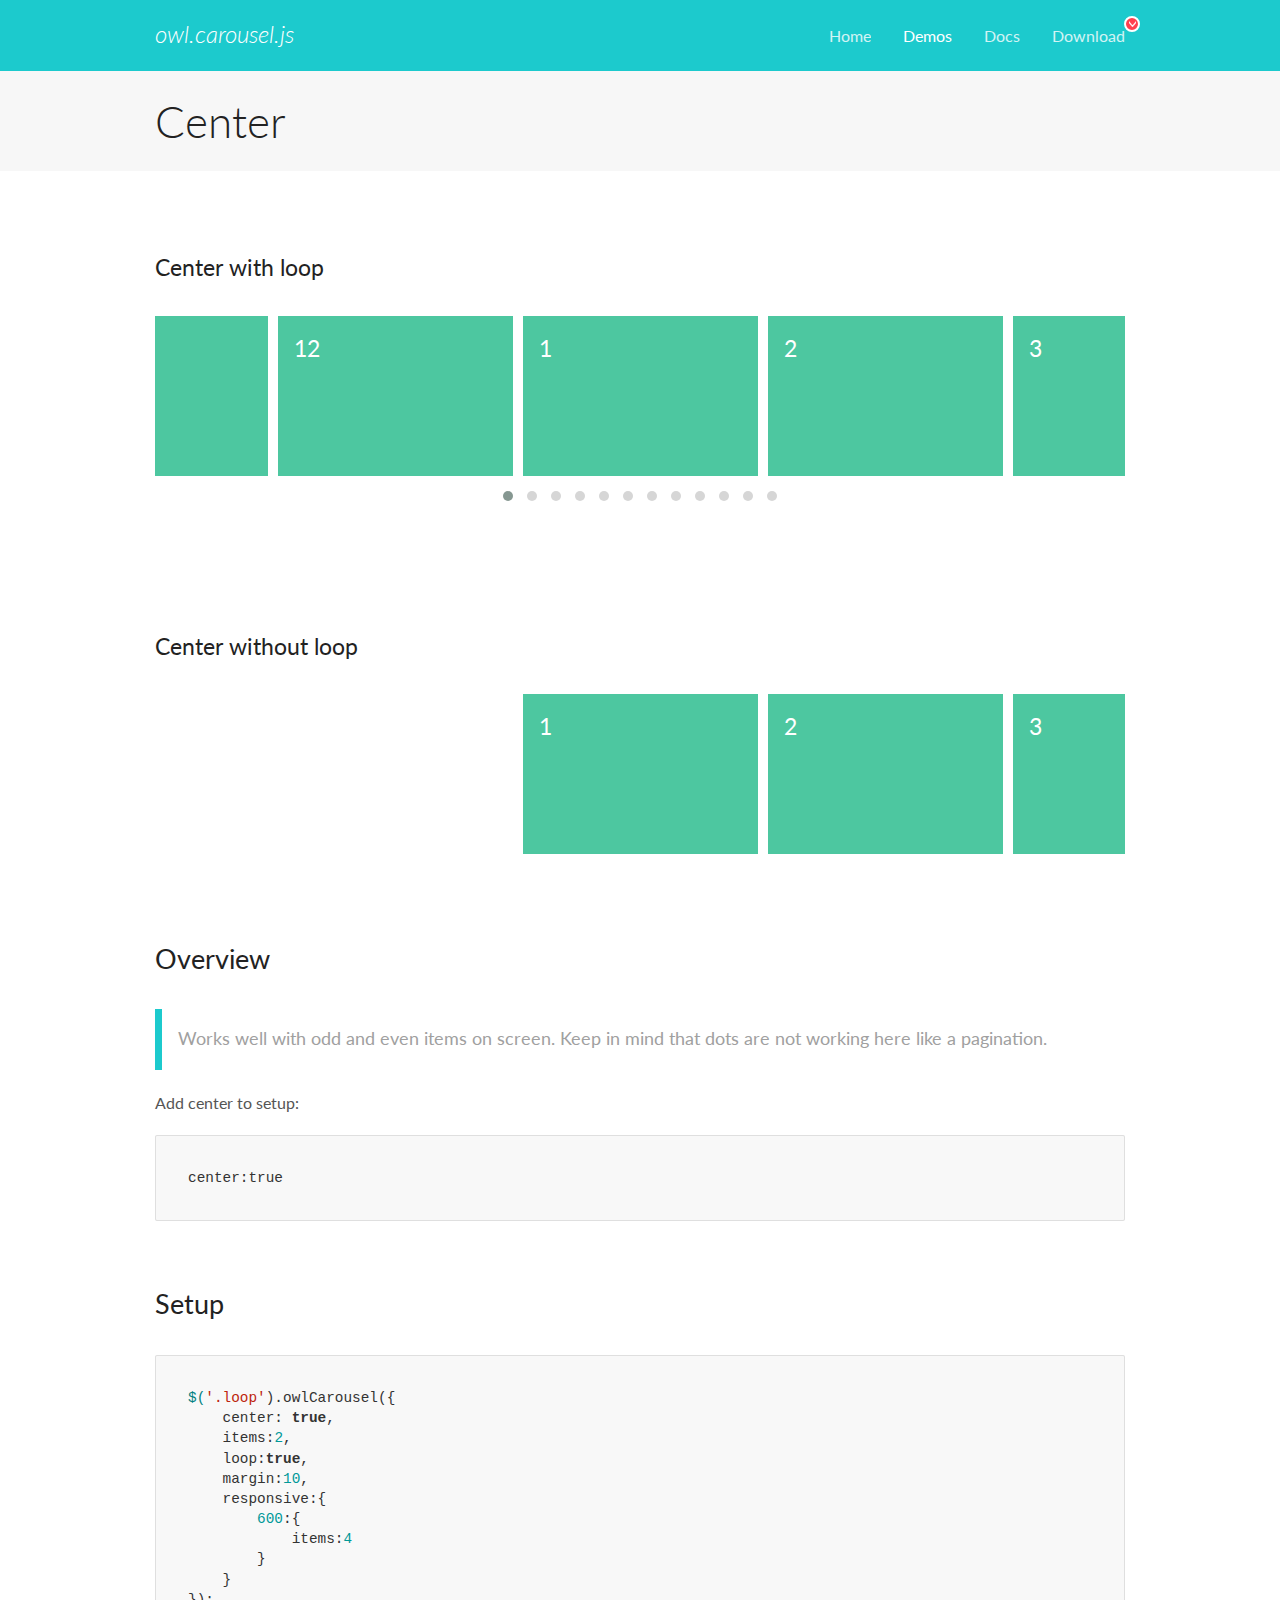
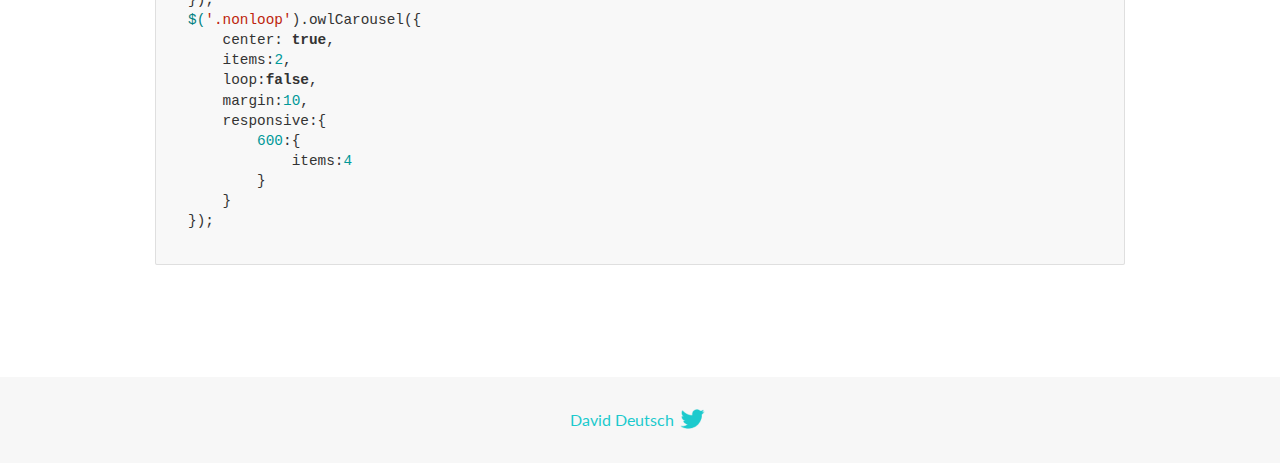
<file: assets/OwlCarousel2-2.3.4/docs/demos/center.html>
<!DOCTYPE html>
<html lang="en">
  <head>

    <!-- head -->
    <meta charset="utf-8">
    <meta name="msapplication-tap-highlight" content="no" />
    <meta name="viewport" content="width=device-width, initial-scale=1.0" />
    <meta name="description" content="Center carousel">
    <meta name="author" content="David Deutsch">
    <title>
      Center Demo | Owl Carousel | 2.3.4
    </title>

    <!-- Stylesheets -->
    <link href='https://fonts.googleapis.com/css?family=Lato:300,400,700,400italic,300italic' rel='stylesheet' type='text/css'>
    <link rel="stylesheet" href="../assets/css/docs.theme.min.css">

    <!-- Owl Stylesheets -->
    <link rel="stylesheet" href="../assets/owlcarousel/assets/owl.carousel.min.css">
    <link rel="stylesheet" href="../assets/owlcarousel/assets/owl.theme.default.min.css">

    <!-- HTML5 shim and Respond.js IE8 support of HTML5 elements and media queries -->

    <!--[if lt IE 9]>
      <script src="https://oss.maxcdn.com/libs/html5shiv/3.7.0/html5shiv.js"></script>
      <script src="https://oss.maxcdn.com/libs/respond.js/1.3.0/respond.min.js"></script>
    <![endif]-->

    <!-- Favicons -->
    <link rel="apple-touch-icon-precomposed" sizes="144x144" href="../assets/ico/apple-touch-icon-144-precomposed.png">
    <link rel="shortcut icon" href="../assets/ico/favicon.png">
    <link rel="shortcut icon" href="favicon.ico">

    <!-- Yeah i know js should not be in header. Its required for demos.-->

    <!-- javascript -->
    <script src="../assets/vendors/jquery.min.js"></script>
    <script src="../assets/owlcarousel/owl.carousel.js"></script>
  </head>
  <body>

    <!-- header -->
    <header class="header">
      <div class="row">
        <div class="large-12 columns">
          <div class="brand left">
            <h3>
              <a href="/OwlCarousel2/">owl.carousel.js</a> 
            </h3>
          </div>
          <a id="toggle-nav" class="right">
            <span></span> <span></span> <span></span> 
          </a> 
          <div class="nav-bar">
            <ul class="clearfix">
              <li> <a href="/OwlCarousel2/index.html">Home</a>  </li>
              <li class="active">
                <a href="/OwlCarousel2/demos/demos.html">Demos</a> 
              </li>
              <li> <a href="/OwlCarousel2/docs/started-welcome.html">Docs</a>  </li>
              <li>
                <a href="https://github.com/OwlCarousel2/OwlCarousel2/archive/2.3.4.zip">Download</a> 
                <span class="download"></span> 
              </li>
            </ul>
          </div>
        </div>
      </div>
    </header>

    <!-- title -->
    <section class="title">
      <div class="row">
        <div class="large-12 columns">
          <h1>Center</h1>
        </div>
      </div>
    </section>

    <!--  Demos -->
    <section id="demos">
      <div class="row">
        <div class="large-12 columns">
          <h4 id="center-with-loop">Center with loop</h4>
          <div class="loop owl-carousel owl-theme">
            <div class="item">
              <h4>1</h4>
            </div>
            <div class="item">
              <h4>2</h4>
            </div>
            <div class="item">
              <h4>3</h4>
            </div>
            <div class="item">
              <h4>4</h4>
            </div>
            <div class="item">
              <h4>5</h4>
            </div>
            <div class="item">
              <h4>6</h4>
            </div>
            <div class="item">
              <h4>7</h4>
            </div>
            <div class="item">
              <h4>8</h4>
            </div>
            <div class="item">
              <h4>9</h4>
            </div>
            <div class="item">
              <h4>10</h4>
            </div>
            <div class="item">
              <h4>11</h4>
            </div>
            <div class="item">
              <h4>12</h4>
            </div>
          </div>
          <br>
          <h4 id="center-without-loop">Center without loop</h4>
          <div class="nonloop owl-carousel">
            <div class="item">
              <h4>1</h4>
            </div>
            <div class="item">
              <h4>2</h4>
            </div>
            <div class="item">
              <h4>3</h4>
            </div>
            <div class="item">
              <h4>4</h4>
            </div>
            <div class="item">
              <h4>5</h4>
            </div>
            <div class="item">
              <h4>6</h4>
            </div>
            <div class="item">
              <h4>7</h4>
            </div>
            <div class="item">
              <h4>8</h4>
            </div>
            <div class="item">
              <h4>9</h4>
            </div>
            <div class="item">
              <h4>10</h4>
            </div>
            <div class="item">
              <h4>11</h4>
            </div>
            <div class="item">
              <h4>12</h4>
            </div>
          </div>
          <h3 id="overview">Overview</h3>
          <blockquote>
            <p>Works well with odd and even items on screen. Keep in mind that dots are not working here like a pagination.</p>
          </blockquote>
          <p>Add center to setup:</p>
          <pre><code>center:true</code></pre>
          <h3 id="setup">Setup</h3>
          <pre><code>$(&#39;.loop&#39;).owlCarousel({
    center: true,
    items:2,
    loop:true,
    margin:10,
    responsive:{
        600:{
            items:4
        }
    }
});
$(&#39;.nonloop&#39;).owlCarousel({
    center: true,
    items:2,
    loop:false,
    margin:10,
    responsive:{
        600:{
            items:4
        }
    }
});</code></pre>
          <script>
            jQuery(document).ready(function($) {
              $('.loop').owlCarousel({
                center: true,
                items: 2,
                loop: true,
                margin: 10,
                responsive: {
                  600: {
                    items: 4
                  }
                }
              });
              $('.nonloop').owlCarousel({
                center: true,
                items: 2,
                loop: false,
                margin: 10,
                responsive: {
                  600: {
                    items: 4
                  }
                }
              });
            });
          </script>
        </div>
      </div>
    </section>

    <!-- footer -->
    <footer class="footer">
      <div class="row">
        <div class="large-12 columns">
          <h5>
            <a href="/OwlCarousel2/docs/support-contact.html">David Deutsch</a> 
            <a id="custom-tweet-button" href="https://twitter.com/share?url=https://github.com/OwlCarousel2/OwlCarousel2&text=Owl Carousel - This is so awesome! " target="_blank"></a> 
          </h5>
        </div>
      </div>
    </footer>

    <!-- vendors -->
    <script src="../assets/vendors/highlight.js"></script>
    <script src="../assets/js/app.js"></script>
  </body>
</html>
</file>
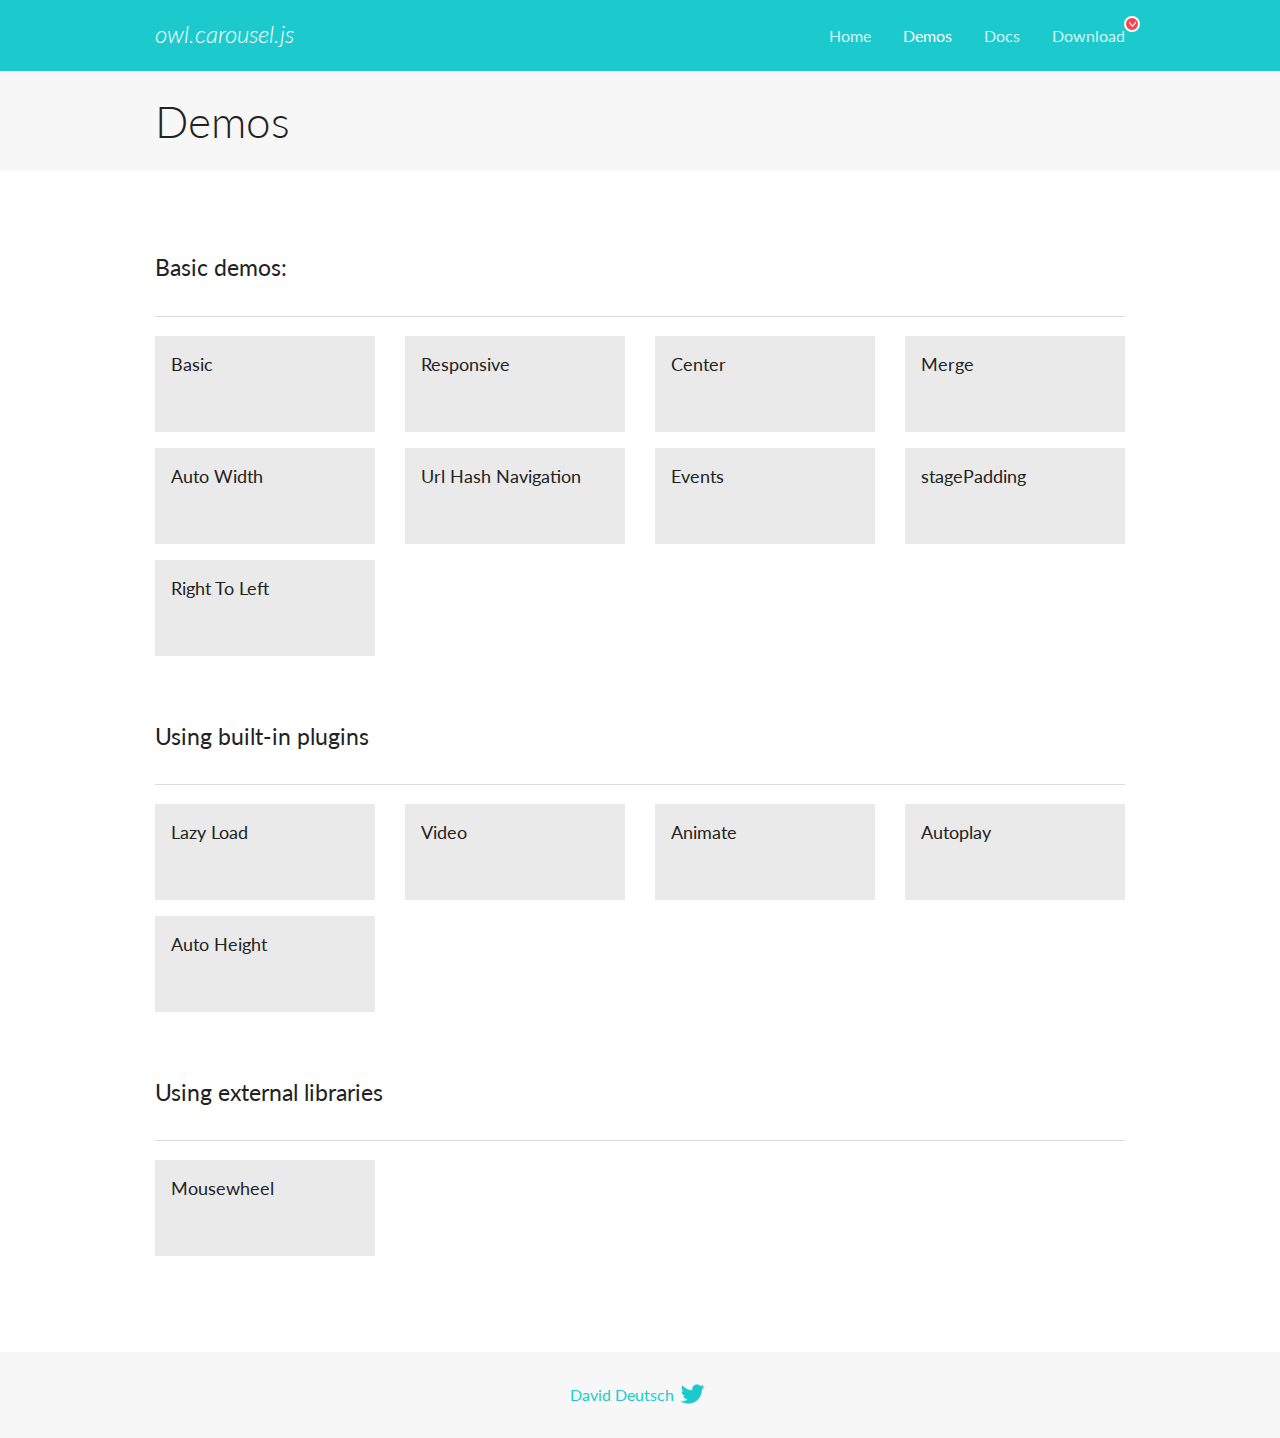
<file: assets/OwlCarousel2-2.3.4/docs/demos/demos.html>
<!DOCTYPE html>
<html lang="en">
  <head>

    <!-- head -->
    <meta charset="utf-8">
    <meta name="msapplication-tap-highlight" content="no" />
    <meta name="viewport" content="width=device-width, initial-scale=1.0" />
    <meta name="description" content="A list of Owl Carousel examples.">
    <meta name="author" content="David Deutsch">
    <title>
      Demos | Owl Carousel | 2.3.4
    </title>

    <!-- Stylesheets -->
    <link href='https://fonts.googleapis.com/css?family=Lato:300,400,700,400italic,300italic' rel='stylesheet' type='text/css'>
    <link rel="stylesheet" href="../assets/css/docs.theme.min.css">

    <!-- Owl Stylesheets -->
    <link rel="stylesheet" href="../assets/owlcarousel/assets/owl.carousel.min.css">
    <link rel="stylesheet" href="../assets/owlcarousel/assets/owl.theme.default.min.css">

    <!-- HTML5 shim and Respond.js IE8 support of HTML5 elements and media queries -->

    <!--[if lt IE 9]>
      <script src="https://oss.maxcdn.com/libs/html5shiv/3.7.0/html5shiv.js"></script>
      <script src="https://oss.maxcdn.com/libs/respond.js/1.3.0/respond.min.js"></script>
    <![endif]-->

    <!-- Favicons -->
    <link rel="apple-touch-icon-precomposed" sizes="144x144" href="../assets/ico/apple-touch-icon-144-precomposed.png">
    <link rel="shortcut icon" href="../assets/ico/favicon.png">
    <link rel="shortcut icon" href="favicon.ico">

    <!-- Yeah i know js should not be in header. Its required for demos.-->

    <!-- javascript -->
    <script src="../assets/vendors/jquery.min.js"></script>
    <script src="../assets/owlcarousel/owl.carousel.js"></script>
  </head>
  <body>

    <!-- header -->
    <header class="header">
      <div class="row">
        <div class="large-12 columns">
          <div class="brand left">
            <h3>
              <a href="/OwlCarousel2/">owl.carousel.js</a> 
            </h3>
          </div>
          <a id="toggle-nav" class="right">
            <span></span> <span></span> <span></span> 
          </a> 
          <div class="nav-bar">
            <ul class="clearfix">
              <li> <a href="/OwlCarousel2/index.html">Home</a>  </li>
              <li class="active">
                <a href="/OwlCarousel2/demos/demos.html">Demos</a> 
              </li>
              <li> <a href="/OwlCarousel2/docs/started-welcome.html">Docs</a>  </li>
              <li>
                <a href="https://github.com/OwlCarousel2/OwlCarousel2/archive/2.3.4.zip">Download</a> 
                <span class="download"></span> 
              </li>
            </ul>
          </div>
        </div>
      </div>
    </header>

    <!-- title -->
    <section class="title">
      <div class="row">
        <div class="large-12 columns">
          <h1>Demos</h1>
        </div>
      </div>
    </section>

    <!--  Demos -->
    <section id="demos">
      <div class="row">
        <div class="large-12 columns">
          <h4 id="basic-demos-">Basic demos:</h4>
          <hr>
          <div class="demo-list">
            <div class="row">
              <div class="small-6 medium-4 large-3 columns">
                <a href="basic.html" class="demo-block">
                  <h5>Basic </h5>
                </a> 
              </div>
              <div class="small-6 medium-4 large-3 columns">
                <a href="responsive.html" class="demo-block">
                  <h5>Responsive </h5>
                </a> 
              </div>
              <div class="small-6 medium-4 large-3 columns">
                <a href="center.html" class="demo-block">
                  <h5>Center </h5>
                </a> 
              </div>
              <div class="small-6 medium-4 large-3 columns">
                <a href="merge.html" class="demo-block">
                  <h5>Merge </h5>
                </a> 
              </div>
              <div class="small-6 medium-4 large-3 columns">
                <a href="autowidth.html" class="demo-block">
                  <h5>Auto Width </h5>
                </a> 
              </div>
              <div class="small-6 medium-4 large-3 columns">
                <a href="urlhashnav.html" class="demo-block">
                  <h5>Url Hash Navigation </h5>
                </a> 
              </div>
              <div class="small-6 medium-4 large-3 columns">
                <a href="events.html" class="demo-block">
                  <h5>Events </h5>
                </a> 
              </div>
              <div class="small-6 medium-4 large-3 columns">
                <a href="stagepadding.html" class="demo-block">
                  <h5>stagePadding </h5>
                </a> 
              </div>
              <div class="small-6 medium-4 large-3 columns">
                <a href="rtl.html" class="demo-block">
                  <h5>Right To Left </h5>
                </a> 
              </div>
            </div>
          </div>
          <h4 id="using-built-in-plugins">Using built-in plugins</h4>
          <hr>
          <div class="demo-list">
            <div class="row">
              <div class="small-6 medium-4 large-3 columns">
                <a href="lazyLoad.html" class="demo-block">
                  <h5>Lazy Load </h5>
                </a> 
              </div>
              <div class="small-6 medium-4 large-3 columns">
                <a href="video.html" class="demo-block">
                  <h5>Video </h5>
                </a> 
              </div>
              <div class="small-6 medium-4 large-3 columns">
                <a href="animate.html" class="demo-block">
                  <h5>Animate </h5>
                </a> 
              </div>
              <div class="small-6 medium-4 large-3 columns">
                <a href="autoplay.html" class="demo-block">
                  <h5>Autoplay </h5>
                </a> 
              </div>
              <div class="small-6 medium-4 large-3 columns">
                <a href="autoheight.html" class="demo-block">
                  <h5>Auto Height </h5>
                </a> 
              </div>
            </div>
          </div>
          <h4 id="using-external-libraries">Using external libraries</h4>
          <hr>
          <div class="demo-list">
            <div class="row">
              <div class="small-6 medium-4 large-3 columns">
                <a href="mousewheel.html" class="demo-block">
                  <h5>Mousewheel </h5>
                </a> 
              </div>
            </div>
          </div>
        </div>
      </div>
    </section>

    <!-- footer -->
    <footer class="footer">
      <div class="row">
        <div class="large-12 columns">
          <h5>
            <a href="/OwlCarousel2/docs/support-contact.html">David Deutsch</a> 
            <a id="custom-tweet-button" href="https://twitter.com/share?url=https://github.com/OwlCarousel2/OwlCarousel2&text=Owl Carousel - This is so awesome! " target="_blank"></a> 
          </h5>
        </div>
      </div>
    </footer>

    <!-- vendors -->
    <script src="../assets/vendors/highlight.js"></script>
    <script src="../assets/js/app.js"></script>
  </body>
</html>
</file>
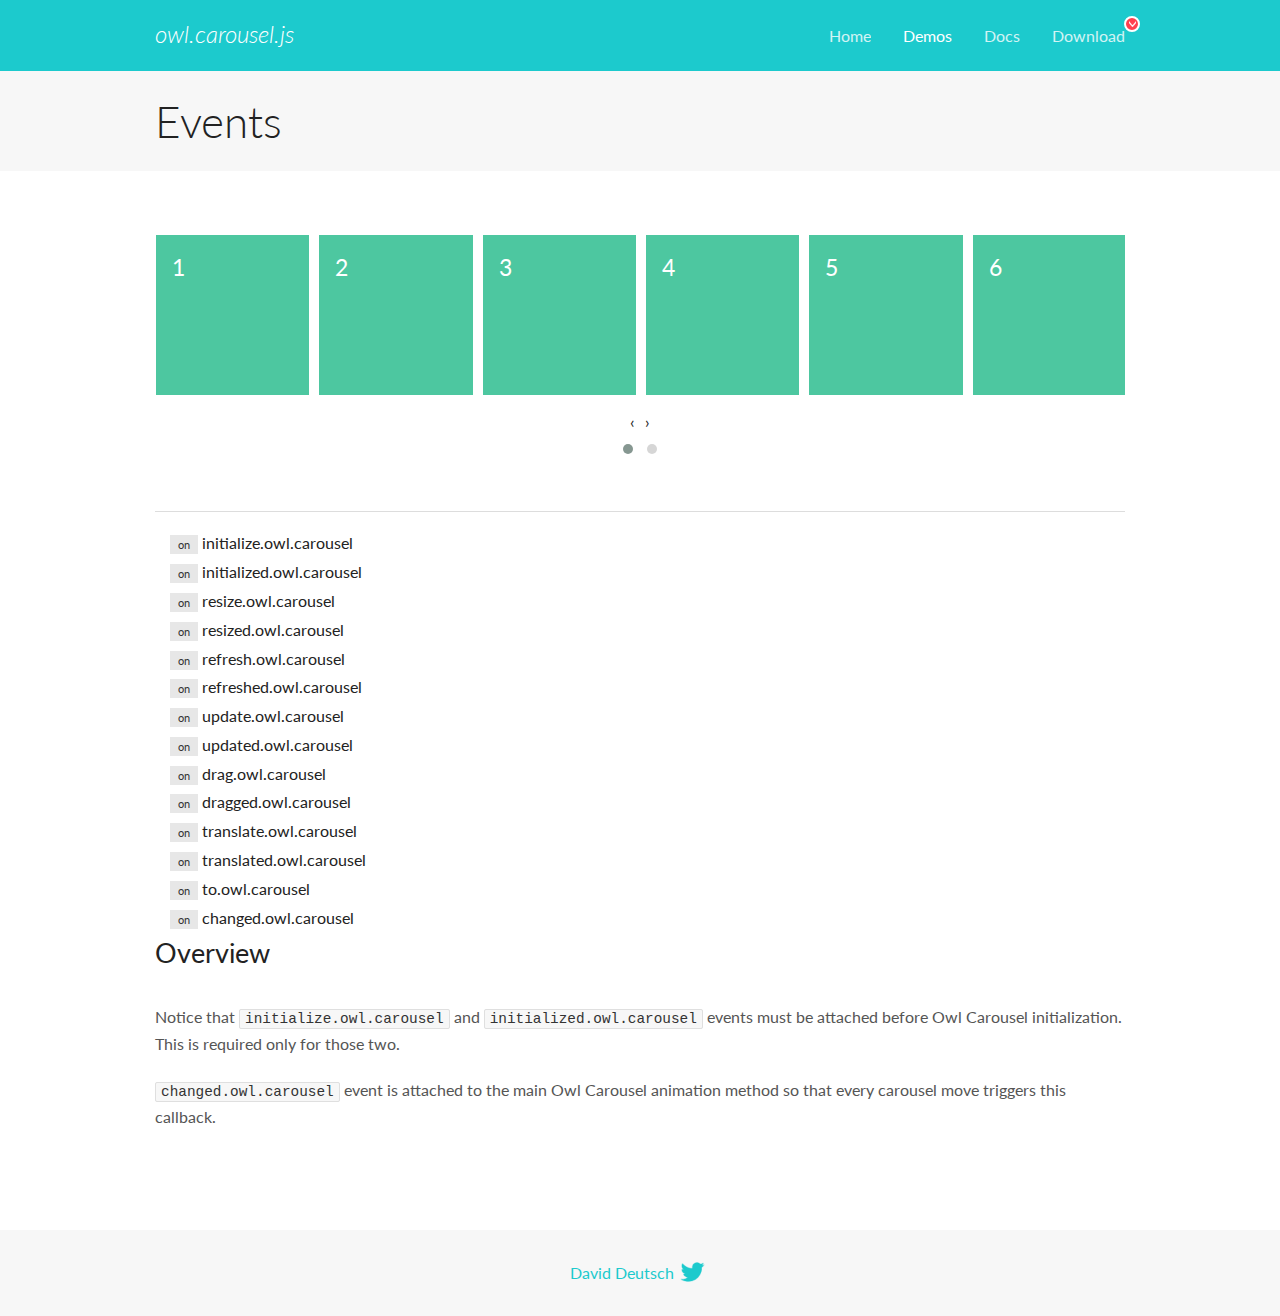
<file: assets/OwlCarousel2-2.3.4/docs/demos/events.html>
<!DOCTYPE html>
<html lang="en">
  <head>

    <!-- head -->
    <meta charset="utf-8">
    <meta name="msapplication-tap-highlight" content="no" />
    <meta name="viewport" content="width=device-width, initial-scale=1.0" />
    <meta name="description" content="Events usage demo">
    <meta name="author" content="David Deutsch">
    <title>
      Events Demo | Owl Carousel | 2.3.4
    </title>

    <!-- Stylesheets -->
    <link href='https://fonts.googleapis.com/css?family=Lato:300,400,700,400italic,300italic' rel='stylesheet' type='text/css'>
    <link rel="stylesheet" href="../assets/css/docs.theme.min.css">

    <!-- Owl Stylesheets -->
    <link rel="stylesheet" href="../assets/owlcarousel/assets/owl.carousel.min.css">
    <link rel="stylesheet" href="../assets/owlcarousel/assets/owl.theme.default.min.css">

    <!-- HTML5 shim and Respond.js IE8 support of HTML5 elements and media queries -->

    <!--[if lt IE 9]>
      <script src="https://oss.maxcdn.com/libs/html5shiv/3.7.0/html5shiv.js"></script>
      <script src="https://oss.maxcdn.com/libs/respond.js/1.3.0/respond.min.js"></script>
    <![endif]-->

    <!-- Favicons -->
    <link rel="apple-touch-icon-precomposed" sizes="144x144" href="../assets/ico/apple-touch-icon-144-precomposed.png">
    <link rel="shortcut icon" href="../assets/ico/favicon.png">
    <link rel="shortcut icon" href="favicon.ico">

    <!-- Yeah i know js should not be in header. Its required for demos.-->

    <!-- javascript -->
    <script src="../assets/vendors/jquery.min.js"></script>
    <script src="../assets/owlcarousel/owl.carousel.js"></script>
  </head>
  <body>

    <!-- header -->
    <header class="header">
      <div class="row">
        <div class="large-12 columns">
          <div class="brand left">
            <h3>
              <a href="/OwlCarousel2/">owl.carousel.js</a> 
            </h3>
          </div>
          <a id="toggle-nav" class="right">
            <span></span> <span></span> <span></span> 
          </a> 
          <div class="nav-bar">
            <ul class="clearfix">
              <li> <a href="/OwlCarousel2/index.html">Home</a>  </li>
              <li class="active">
                <a href="/OwlCarousel2/demos/demos.html">Demos</a> 
              </li>
              <li> <a href="/OwlCarousel2/docs/started-welcome.html">Docs</a>  </li>
              <li>
                <a href="https://github.com/OwlCarousel2/OwlCarousel2/archive/2.3.4.zip">Download</a> 
                <span class="download"></span> 
              </li>
            </ul>
          </div>
        </div>
      </div>
    </header>

    <!-- title -->
    <section class="title">
      <div class="row">
        <div class="large-12 columns">
          <h1>Events</h1>
        </div>
      </div>
    </section>

    <!--  Demos -->
    <section id="demos">
      <div class="row">
        <div class="large-12 columns">
          <div class="owl-carousel owl-theme">
            <div class="item">
              <h4>1</h4>
            </div>
            <div class="item">
              <h4>2</h4>
            </div>
            <div class="item">
              <h4>3</h4>
            </div>
            <div class="item">
              <h4>4</h4>
            </div>
            <div class="item">
              <h4>5</h4>
            </div>
            <div class="item">
              <h4>6</h4>
            </div>
            <div class="item">
              <h4>7</h4>
            </div>
            <div class="item">
              <h4>8</h4>
            </div>
            <div class="item">
              <h4>9</h4>
            </div>
            <div class="item">
              <h4>10</h4>
            </div>
            <div class="item">
              <h4>11</h4>
            </div>
            <div class="item">
              <h4>12</h4>
            </div>
          </div>
          <hr>
          <div class="large-12 columns callbacks">
            <div><span class="label secondary initialize">on</span>  initialize.owl.carousel </div>
            <div><span class="label secondary initialized">on</span>  initialized.owl.carousel </div>
            <div><span class="label secondary resize">on</span>  resize.owl.carousel </div>
            <div><span class="label secondary resized">on</span>  resized.owl.carousel </div>
            <div><span class="label secondary refresh">on</span>  refresh.owl.carousel </div>
            <div><span class="label secondary refreshed">on</span>  refreshed.owl.carousel </div>
            <div><span class="label secondary update">on</span>  update.owl.carousel </div>
            <div><span class="label secondary updated">on</span>  updated.owl.carousel </div>
            <div><span class="label secondary drag">on</span>  drag.owl.carousel </div>
            <div><span class="label secondary dragged">on</span>  dragged.owl.carousel </div>
            <div><span class="label secondary translate">on</span>  translate.owl.carousel </div>
            <div><span class="label secondary translated">on</span>  translated.owl.carousel </div>
            <div><span class="label secondary to">on</span>  to.owl.carousel </div>
            <div><span class="label secondary changed">on</span>  changed.owl.carousel </div>
          </div>
          <h3 id="overview">Overview</h3>
          <p>Notice that <code>initialize.owl.carousel</code> and <code>initialized.owl.carousel</code> events must be attached before Owl Carousel initialization. This is required only for those two.</p>
          <p><code>changed.owl.carousel</code> event is attached to the main Owl Carousel animation method so that every carousel move triggers this callback.</p>
          <script>
            jQuery(document).ready(function($) {
              var owl = $('.owl-carousel');
              owl.on('initialize.owl.carousel initialized.owl.carousel ' +
                'initialize.owl.carousel initialize.owl.carousel ' +
                'resize.owl.carousel resized.owl.carousel ' +
                'refresh.owl.carousel refreshed.owl.carousel ' +
                'update.owl.carousel updated.owl.carousel ' +
                'drag.owl.carousel dragged.owl.carousel ' +
                'translate.owl.carousel translated.owl.carousel ' +
                'to.owl.carousel changed.owl.carousel',
                function(e) {
                  $('.' + e.type)
                    .removeClass('secondary')
                    .addClass('success');
                  window.setTimeout(function() {
                    $('.' + e.type)
                      .removeClass('success')
                      .addClass('secondary');
                  }, 500);
                });
              owl.owlCarousel({
                loop: true,
                nav: true,
                lazyLoad: true,
                margin: 10,
                video: true,
                responsive: {
                  0: {
                    items: 1
                  },
                  600: {
                    items: 3
                  },
                  960: {
                    items: 5,
                  },
                  1200: {
                    items: 6
                  }
                }
              });
            });
          </script>
        </div>
      </div>
    </section>

    <!-- footer -->
    <footer class="footer">
      <div class="row">
        <div class="large-12 columns">
          <h5>
            <a href="/OwlCarousel2/docs/support-contact.html">David Deutsch</a> 
            <a id="custom-tweet-button" href="https://twitter.com/share?url=https://github.com/OwlCarousel2/OwlCarousel2&text=Owl Carousel - This is so awesome! " target="_blank"></a> 
          </h5>
        </div>
      </div>
    </footer>

    <!-- vendors -->
    <script src="../assets/vendors/highlight.js"></script>
    <script src="../assets/js/app.js"></script>
  </body>
</html>
</file>
<file: assets/css/main.css>
/* @import url('https://fonts.googleapis.com/css2?family=Poppins:ital,wght@0,400;0,500;1,500&display=swap'); */
*{
    padding: 0;
    margin: 0;
    box-sizing: border-box;
}

html {
    scroll-behavior: smooth;
    font-family: 'Poppins',sans-serif;
}

.clear {
    clear: both;
}

.row {
    margin-left: -8px;
    margin-right: -8px;
}

.row::after {
    content: "";
    display: block;
    clear: both;
}

.col {
    float: left;
    padding-left: 8px;
    padding-right: 8px;
}

.col-half {
    width: 50%;
}

.col-full {
    width: 100%;
}

.mt-8 {
    margin-top: 8px !important;
}

.mt-16 {
    margin-top: 16px !important;
}

#main {

}

/* Đầu trang */
#header {
    height: 45px;
    background-color: var(--gray-color);
    position: fixed;
    top: 0;
    left: 0;
    right: 0;
    z-index: 1;
    padding: 0 200px;
} 

menu {
    display: inline-block;
}

#menu li {
    display: inline-block;      
}

#menu li a {
    color: var(--black-color);
    display: inline-block;
    text-decoration: none;
    line-height: 45px;
    padding: 0 30px;
    font-size: 16px;
    font-weight: 500;
    transition: all 0.3s ease;
}

#menu li:hover a {
    color: var(--while-color);
    background-color: var(--primary-color);
    border-radius: 5px;
}

/* Ảnh động */
.slider {
    margin-top: 45px;
    z-index: 1;
}

.slider-item {
    width: 100vw;
    height: 100vh;  
    position: relative;
}

.slider-item::before {
    content: " ";
    position: absolute;
    display: block;
    width: 100%;
    height: 100%;
    background: rgba(0,0,0,0.4);
}

.slider-item-one {
    background: url('/assets/img/Slider/Slider01.jpg') top center / cover no-repeat;
}

.slider-item-two {
    background: url('/assets/img/Slider/Slider02.jpg') top center / cover no-repeat;
}

.slider-item-three {
    background: url('/assets/img/Slider/Slider03.jpg') top center / cover no-repeat;
}

.slider-item-four {
    background: url('/assets/img/Slider/Slider04.jpg') top center / cover no-repeat;
}
/* Các thanh điều khiển qua lại của slider */
.owl-prev {
    position: absolute;
    left: 0;
    top: 50%;
    transform: translateY(-50%);
    font-size: 50px!important;
    color: #fff!important;
}

.owl-next {
    position: absolute;
    right: 0;
    top: 50%;
    transform: translateY(-50%);
    font-size: 50px!important;
    color: #fff!important;
}

.owl-prev, .owl-next:hover{
    background: none!important;
}

.owl-dots {
    position: absolute;
    display: flex;
    flex-direction: column;
    top: 50%;
    right: 30px;
    transform: translateY(-35%);
}

.owl-dot span {
    width: 15px!important;
    height: 15px!important;
    margin: 0!important;
    background-color: transparent!important; 
}

.owl-dot {
    width: 23px;
    height: 23px;
    border: 2px solid #fff!important;
    border-radius: 50%;
    display: flex!important;
    align-items: center;
    justify-content: center;
    text-align: center;
    margin-bottom: 6px;
}

.owl-dot.active span{
    background-color: var(--primary-color)!important;
}
/* Nội dung hiển thị trên ảnh động */
.slider-item {
    display: flex;
    align-items: center;
}

.slider-item .wraper {
    max-width: 1200px;
    width: 100%;
    margin: auto;
    position: relative;
}

.slider-item .slider-item-text {
    position: absolute;
    top: 50%;
    transform: translateY(-50%);
}

.slider-item .slider-item-name {
    color: #fff;
    letter-spacing:6px;
    font-size: 40px;
}

.slider-item .slider-item-slogan {
    color: #fff;
    padding: 20px 0;
    font-size: 30px;
}
/* Nội dung trang web*/
#contact {
    padding: 0 180px;
}
/* Các tiêu đề của nội dung */
#contact .contact-section {
    width: 1200px;
    padding: 64px 0 0 0;
    margin-left: auto;
    margin-right: auto;
}

#contact .section-heading,
#contact .section-sub-heading {
    text-align: center;
}

#contact .section-heading {
    font-size: 30px;
    font-weight: 500;
    /* dãn cái chữ cái */
    letter-spacing: 4px; 
}

#contact .section-sub-heading {
    font-size: 15px;
    margin-top: 20px;
    /* chữ nghiên */
    font-style: italic;
    /* độ mờ của chữ */
    opacity: 0.6;
}
/* Các tin tức */
#contact .news-section {

}

#contact .news-list {
    margin: 32px -8px 0;
}

#contact .news-item {
    float: left;
    width: 32%;
    padding: 20px 8px;
}

#contact .news-img {
    width: 373px;
    height: 300px;
    display: block;
}

#contact .news-img:hover {
    opacity: 0.7;
}

#contact .news-content {
    padding: 16px;
    font-size: 15px;
    text-align: center;
    width: 373px;
    height: 172px;
}

#contact .news-heading {
    font-size: 15px;
    font-weight: 600;
}

#contact .news-desc {
    margin-top: 15px;
    line-height: 1.6;
    height: 48px;
    overflow: hidden;
    display: block;
    display: -webkit-box;
    -webkit-box-orient: vertical;
    -webkit-line-clamp: 2;
    text-overflow: ellipsis;
}

#contact .news-inf-btn {
    color: var(--while-color);
    background-color: var(--primary-color);
    text-decoration: none;
    padding: 8px 80px;
    display: inline-block;
    border-radius: 3px;
    margin-top: 15px;
}

#contact .news-inf-btn:hover {
    opacity: 0.8;
}

/* Các bài review, đánh giá sản phẩm */
#contact .contact-section-review {
    /* padding: 10px 0 0 0; */
}

#contact .contact-section-review01 {
    width: 380px;
    height: auto;
    display: inline-block;
}

#contact .contact-section-reviewlist {
    
}

#contact .review-item {
    text-align: center;
    text-decoration: none;
    padding: 10px;
}

#contact .review-heading {
    padding: 8px;
    font-size: 20px;
    color: var(--black-color);
}

#contact .review-text {
    font-size: 15px;
    color: var(--black-color);
    /* Hiển thị dấu ... khi nội dung vượt quá quy định */
    overflow: hidden;
    display: block;
    display: -webkit-box;
    -webkit-box-orient: vertical;
    -webkit-line-clamp: 1;
    text-overflow: ellipsis;
}

#contact .review-heading:hover {
    color: var(--primary-color);
    transition: all 0.3s ease;

}

#contact .contact-section-review02 {
    width: 380px;
    height: auto;
    display: inline-block;
    text-align: center;
}
#contact .img-logo {
    width: 350px;
    height: 350px;
    transform: translateY(-20%);
}

#contact .contact-section-review03 {
    width: 380px;
    height: auto;
    display: inline-block;
}

/* Các thông tin liên hệ */
#contact .contact-information {
    margin-top: 40px;    
}

#contact .info-list {
    font-size: 18px;
    line-height: 1.5;
}

#contact .info-list i[class*="ti-"] {
    width: 30px;
    display: inline-block;
}

#contact .info {
    margin: 60px 0;
}

#contact .contact-form {
    font-size: 15px;    
}

.contact-form .form-control {
    padding: 10px;
    border: 1px solid var(--gray-color);
    width: 100%;
}

.contact-form .form-submit-btn {
    background-color: var(--primary-color);
    color: var(--while-color);
    border: 1px solid var(--black-color);
    padding: 10px 30px;
    float: right;
}

.contact-form .form-submit-btn:hover {
    cursor: pointer;
    opacity: 0.8;
}
/* Bản đồ công nghệ và câu slogan của trang web */
.map-section img {
    width: 100%;
    padding: 60px 0 0 0;
}

.map-text {
    display: inline-block;
    color: var(--primary-color);
    text-align: center;
    width: 100%;
    font-size: 30px;
    margin-top: 20px;
}
/* Cuối trang web*/
#footer {
    padding: 64px 16px;
    text-align: center;
}

#footer .socials-list {
    font-size: 24px;
}

#footer .socials-list a {
    color: rgba(0, 0, 0, 0.6);
    text-decoration: none;
}

#footer .copyright a:hover,
#footer .socials-list a:hover {
    color: var(--primary-color);
}

#footer .copyright {
    color: rgba(0, 0, 0, 0.6);
    font-size: 15px;
}

#footer .copyright a {
    color: rgba(0, 0, 0, 0.6);
}
</file>
<file: assets/css/base.css>
:root{
    --primary-color: #327CFF;
    --while-color: #fff;
    --black-color: #000;
    --gray-color: #ccc;
}
</file>
<file: assets/fonts/themify-icons/themify-icons.css>
@font-face {
	font-family: 'themify';
	src:url('fonts/themify.eot?-fvbane');
	src:url('fonts/themify.eot?#iefix-fvbane') format('embedded-opentype'),
		url('fonts/themify.woff?-fvbane') format('woff'),
		url('fonts/themify.ttf?-fvbane') format('truetype'),
		url('fonts/themify.svg?-fvbane#themify') format('svg');
	font-weight: normal;
	font-style: normal;
}

[class^="ti-"], [class*=" ti-"] {
	font-family: 'themify';
	speak: none;
	font-style: normal;
	font-weight: normal;
	font-variant: normal;
	text-transform: none;
	line-height: 1;

	/* Better Font Rendering =========== */
	-webkit-font-smoothing: antialiased;
	-moz-osx-font-smoothing: grayscale;
}

.ti-wand:before {
	content: "\e600";
}
.ti-volume:before {
	content: "\e601";
}
.ti-user:before {
	content: "\e602";
}
.ti-unlock:before {
	content: "\e603";
}
.ti-unlink:before {
	content: "\e604";
}
.ti-trash:before {
	content: "\e605";
}
.ti-thought:before {
	content: "\e606";
}
.ti-target:before {
	content: "\e607";
}
.ti-tag:before {
	content: "\e608";
}
.ti-tablet:before {
	content: "\e609";
}
.ti-star:before {
	content: "\e60a";
}
.ti-spray:before {
	content: "\e60b";
}
.ti-signal:before {
	content: "\e60c";
}
.ti-shopping-cart:before {
	content: "\e60d";
}
.ti-shopping-cart-full:before {
	content: "\e60e";
}
.ti-settings:before {
	content: "\e60f";
}
.ti-search:before {
	content: "\e610";
}
.ti-zoom-in:before {
	content: "\e611";
}
.ti-zoom-out:before {
	content: "\e612";
}
.ti-cut:before {
	content: "\e613";
}
.ti-ruler:before {
	content: "\e614";
}
.ti-ruler-pencil:before {
	content: "\e615";
}
.ti-ruler-alt:before {
	content: "\e616";
}
.ti-bookmark:before {
	content: "\e617";
}
.ti-bookmark-alt:before {
	content: "\e618";
}
.ti-reload:before {
	content: "\e619";
}
.ti-plus:before {
	content: "\e61a";
}
.ti-pin:before {
	content: "\e61b";
}
.ti-pencil:before {
	content: "\e61c";
}
.ti-pencil-alt:before {
	content: "\e61d";
}
.ti-paint-roller:before {
	content: "\e61e";
}
.ti-paint-bucket:before {
	content: "\e61f";
}
.ti-na:before {
	content: "\e620";
}
.ti-mobile:before {
	content: "\e621";
}
.ti-minus:before {
	content: "\e622";
}
.ti-medall:before {
	content: "\e623";
}
.ti-medall-alt:before {
	content: "\e624";
}
.ti-marker:before {
	content: "\e625";
}
.ti-marker-alt:before {
	content: "\e626";
}
.ti-arrow-up:before {
	content: "\e627";
}
.ti-arrow-right:before {
	content: "\e628";
}
.ti-arrow-left:before {
	content: "\e629";
}
.ti-arrow-down:before {
	content: "\e62a";
}
.ti-lock:before {
	content: "\e62b";
}
.ti-location-arrow:before {
	content: "\e62c";
}
.ti-link:before {
	content: "\e62d";
}
.ti-layout:before {
	content: "\e62e";
}
.ti-layers:before {
	content: "\e62f";
}
.ti-layers-alt:before {
	content: "\e630";
}
.ti-key:before {
	content: "\e631";
}
.ti-import:before {
	content: "\e632";
}
.ti-image:before {
	content: "\e633";
}
.ti-heart:before {
	content: "\e634";
}
.ti-heart-broken:before {
	content: "\e635";
}
.ti-hand-stop:before {
	content: "\e636";
}
.ti-hand-open:before {
	content: "\e637";
}
.ti-hand-drag:before {
	content: "\e638";
}
.ti-folder:before {
	content: "\e639";
}
.ti-flag:before {
	content: "\e63a";
}
.ti-flag-alt:before {
	content: "\e63b";
}
.ti-flag-alt-2:before {
	content: "\e63c";
}
.ti-eye:before {
	content: "\e63d";
}
.ti-export:before {
	content: "\e63e";
}
.ti-exchange-vertical:before {
	content: "\e63f";
}
.ti-desktop:before {
	content: "\e640";
}
.ti-cup:before {
	content: "\e641";
}
.ti-crown:before {
	content: "\e642";
}
.ti-comments:before {
	content: "\e643";
}
.ti-comment:before {
	content: "\e644";
}
.ti-comment-alt:before {
	content: "\e645";
}
.ti-close:before {
	content: "\e646";
}
.ti-clip:before {
	content: "\e647";
}
.ti-angle-up:before {
	content: "\e648";
}
.ti-angle-right:before {
	content: "\e649";
}
.ti-angle-left:before {
	content: "\e64a";
}
.ti-angle-down:before {
	content: "\e64b";
}
.ti-check:before {
	content: "\e64c";
}
.ti-check-box:before {
	content: "\e64d";
}
.ti-camera:before {
	content: "\e64e";
}
.ti-announcement:before {
	content: "\e64f";
}
.ti-brush:before {
	content: "\e650";
}
.ti-briefcase:before {
	content: "\e651";
}
.ti-bolt:before {
	content: "\e652";
}
.ti-bolt-alt:before {
	content: "\e653";
}
.ti-blackboard:before {
	content: "\e654";
}
.ti-bag:before {
	content: "\e655";
}
.ti-move:before {
	content: "\e656";
}
.ti-arrows-vertical:before {
	content: "\e657";
}
.ti-arrows-horizontal:before {
	content: "\e658";
}
.ti-fullscreen:before {
	content: "\e659";
}
.ti-arrow-top-right:before {
	content: "\e65a";
}
.ti-arrow-top-left:before {
	content: "\e65b";
}
.ti-arrow-circle-up:before {
	content: "\e65c";
}
.ti-arrow-circle-right:before {
	content: "\e65d";
}
.ti-arrow-circle-left:before {
	content: "\e65e";
}
.ti-arrow-circle-down:before {
	content: "\e65f";
}
.ti-angle-double-up:before {
	content: "\e660";
}
.ti-angle-double-right:before {
	content: "\e661";
}
.ti-angle-double-left:before {
	content: "\e662";
}
.ti-angle-double-down:before {
	content: "\e663";
}
.ti-zip:before {
	content: "\e664";
}
.ti-world:before {
	content: "\e665";
}
.ti-wheelchair:before {
	content: "\e666";
}
.ti-view-list:before {
	content: "\e667";
}
.ti-view-list-alt:before {
	content: "\e668";
}
.ti-view-grid:before {
	content: "\e669";
}
.ti-uppercase:before {
	content: "\e66a";
}
.ti-upload:before {
	content: "\e66b";
}
.ti-underline:before {
	content: "\e66c";
}
.ti-truck:before {
	content: "\e66d";
}
.ti-timer:before {
	content: "\e66e";
}
.ti-ticket:before {
	content: "\e66f";
}
.ti-thumb-up:before {
	content: "\e670";
}
.ti-thumb-down:before {
	content: "\e671";
}
.ti-text:before {
	content: "\e672";
}
.ti-stats-up:before {
	content: "\e673";
}
.ti-stats-down:before {
	content: "\e674";
}
.ti-split-v:before {
	content: "\e675";
}
.ti-split-h:before {
	content: "\e676";
}
.ti-smallcap:before {
	content: "\e677";
}
.ti-shine:before {
	content: "\e678";
}
.ti-shift-right:before {
	content: "\e679";
}
.ti-shift-left:before {
	content: "\e67a";
}
.ti-shield:before {
	content: "\e67b";
}
.ti-notepad:before {
	content: "\e67c";
}
.ti-server:before {
	content: "\e67d";
}
.ti-quote-right:before {
	content: "\e67e";
}
.ti-quote-left:before {
	content: "\e67f";
}
.ti-pulse:before {
	content: "\e680";
}
.ti-printer:before {
	content: "\e681";
}
.ti-power-off:before {
	content: "\e682";
}
.ti-plug:before {
	content: "\e683";
}
.ti-pie-chart:before {
	content: "\e684";
}
.ti-paragraph:before {
	content: "\e685";
}
.ti-panel:before {
	content: "\e686";
}
.ti-package:before {
	content: "\e687";
}
.ti-music:before {
	content: "\e688";
}
.ti-music-alt:before {
	content: "\e689";
}
.ti-mouse:before {
	content: "\e68a";
}
.ti-mouse-alt:before {
	content: "\e68b";
}
.ti-money:before {
	content: "\e68c";
}
.ti-microphone:before {
	content: "\e68d";
}
.ti-menu:before {
	content: "\e68e";
}
.ti-menu-alt:before {
	content: "\e68f";
}
.ti-map:before {
	content: "\e690";
}
.ti-map-alt:before {
	content: "\e691";
}
.ti-loop:before {
	content: "\e692";
}
.ti-location-pin:before {
	content: "\e693";
}
.ti-list:before {
	content: "\e694";
}
.ti-light-bulb:before {
	content: "\e695";
}
.ti-Italic:before {
	content: "\e696";
}
.ti-info:before {
	content: "\e697";
}
.ti-infinite:before {
	content: "\e698";
}
.ti-id-badge:before {
	content: "\e699";
}
.ti-hummer:before {
	content: "\e69a";
}
.ti-home:before {
	content: "\e69b";
}
.ti-help:before {
	content: "\e69c";
}
.ti-headphone:before {
	content: "\e69d";
}
.ti-harddrives:before {
	content: "\e69e";
}
.ti-harddrive:before {
	content: "\e69f";
}
.ti-gift:before {
	content: "\e6a0";
}
.ti-game:before {
	content: "\e6a1";
}
.ti-filter:before {
	content: "\e6a2";
}
.ti-files:before {
	content: "\e6a3";
}
.ti-file:before {
	content: "\e6a4";
}
.ti-eraser:before {
	content: "\e6a5";
}
.ti-envelope:before {
	content: "\e6a6";
}
.ti-download:before {
	content: "\e6a7";
}
.ti-direction:before {
	content: "\e6a8";
}
.ti-direction-alt:before {
	content: "\e6a9";
}
.ti-dashboard:before {
	content: "\e6aa";
}
.ti-control-stop:before {
	content: "\e6ab";
}
.ti-control-shuffle:before {
	content: "\e6ac";
}
.ti-control-play:before {
	content: "\e6ad";
}
.ti-control-pause:before {
	content: "\e6ae";
}
.ti-control-forward:before {
	content: "\e6af";
}
.ti-control-backward:before {
	content: "\e6b0";
}
.ti-cloud:before {
	content: "\e6b1";
}
.ti-cloud-up:before {
	content: "\e6b2";
}
.ti-cloud-down:before {
	content: "\e6b3";
}
.ti-clipboard:before {
	content: "\e6b4";
}
.ti-car:before {
	content: "\e6b5";
}
.ti-calendar:before {
	content: "\e6b6";
}
.ti-book:before {
	content: "\e6b7";
}
.ti-bell:before {
	content: "\e6b8";
}
.ti-basketball:before {
	content: "\e6b9";
}
.ti-bar-chart:before {
	content: "\e6ba";
}
.ti-bar-chart-alt:before {
	content: "\e6bb";
}
.ti-back-right:before {
	content: "\e6bc";
}
.ti-back-left:before {
	content: "\e6bd";
}
.ti-arrows-corner:before {
	content: "\e6be";
}
.ti-archive:before {
	content: "\e6bf";
}
.ti-anchor:before {
	content: "\e6c0";
}
.ti-align-right:before {
	content: "\e6c1";
}
.ti-align-left:before {
	content: "\e6c2";
}
.ti-align-justify:before {
	content: "\e6c3";
}
.ti-align-center:before {
	content: "\e6c4";
}
.ti-alert:before {
	content: "\e6c5";
}
.ti-alarm-clock:before {
	content: "\e6c6";
}
.ti-agenda:before {
	content: "\e6c7";
}
.ti-write:before {
	content: "\e6c8";
}
.ti-window:before {
	content: "\e6c9";
}
.ti-widgetized:before {
	content: "\e6ca";
}
.ti-widget:before {
	content: "\e6cb";
}
.ti-widget-alt:before {
	content: "\e6cc";
}
.ti-wallet:before {
	content: "\e6cd";
}
.ti-video-clapper:before {
	content: "\e6ce";
}
.ti-video-camera:before {
	content: "\e6cf";
}
.ti-vector:before {
	content: "\e6d0";
}
.ti-themify-logo:before {
	content: "\e6d1";
}
.ti-themify-favicon:before {
	content: "\e6d2";
}
.ti-themify-favicon-alt:before {
	content: "\e6d3";
}
.ti-support:before {
	content: "\e6d4";
}
.ti-stamp:before {
	content: "\e6d5";
}
.ti-split-v-alt:before {
	content: "\e6d6";
}
.ti-slice:before {
	content: "\e6d7";
}
.ti-shortcode:before {
	content: "\e6d8";
}
.ti-shift-right-alt:before {
	content: "\e6d9";
}
.ti-shift-left-alt:before {
	content: "\e6da";
}
.ti-ruler-alt-2:before {
	content: "\e6db";
}
.ti-receipt:before {
	content: "\e6dc";
}
.ti-pin2:before {
	content: "\e6dd";
}
.ti-pin-alt:before {
	content: "\e6de";
}
.ti-pencil-alt2:before {
	content: "\e6df";
}
.ti-palette:before {
	content: "\e6e0";
}
.ti-more:before {
	content: "\e6e1";
}
.ti-more-alt:before {
	content: "\e6e2";
}
.ti-microphone-alt:before {
	content: "\e6e3";
}
.ti-magnet:before {
	content: "\e6e4";
}
.ti-line-double:before {
	content: "\e6e5";
}
.ti-line-dotted:before {
	content: "\e6e6";
}
.ti-line-dashed:before {
	content: "\e6e7";
}
.ti-layout-width-full:before {
	content: "\e6e8";
}
.ti-layout-width-default:before {
	content: "\e6e9";
}
.ti-layout-width-default-alt:before {
	content: "\e6ea";
}
.ti-layout-tab:before {
	content: "\e6eb";
}
.ti-layout-tab-window:before {
	content: "\e6ec";
}
.ti-layout-tab-v:before {
	content: "\e6ed";
}
.ti-layout-tab-min:before {
	content: "\e6ee";
}
.ti-layout-slider:before {
	content: "\e6ef";
}
.ti-layout-slider-alt:before {
	content: "\e6f0";
}
.ti-layout-sidebar-right:before {
	content: "\e6f1";
}
.ti-layout-sidebar-none:before {
	content: "\e6f2";
}
.ti-layout-sidebar-left:before {
	content: "\e6f3";
}
.ti-layout-placeholder:before {
	content: "\e6f4";
}
.ti-layout-menu:before {
	content: "\e6f5";
}
.ti-layout-menu-v:before {
	content: "\e6f6";
}
.ti-layout-menu-separated:before {
	content: "\e6f7";
}
.ti-layout-menu-full:before {
	content: "\e6f8";
}
.ti-layout-media-right-alt:before {
	content: "\e6f9";
}
.ti-layout-media-right:before {
	content: "\e6fa";
}
.ti-layout-media-overlay:before {
	content: "\e6fb";
}
.ti-layout-media-overlay-alt:before {
	content: "\e6fc";
}
.ti-layout-media-overlay-alt-2:before {
	content: "\e6fd";
}
.ti-layout-media-left-alt:before {
	content: "\e6fe";
}
.ti-layout-media-left:before {
	content: "\e6ff";
}
.ti-layout-media-center-alt:before {
	content: "\e700";
}
.ti-layout-media-center:before {
	content: "\e701";
}
.ti-layout-list-thumb:before {
	content: "\e702";
}
.ti-layout-list-thumb-alt:before {
	content: "\e703";
}
.ti-layout-list-post:before {
	content: "\e704";
}
.ti-layout-list-large-image:before {
	content: "\e705";
}
.ti-layout-line-solid:before {
	content: "\e706";
}
.ti-layout-grid4:before {
	content: "\e707";
}
.ti-layout-grid3:before {
	content: "\e708";
}
.ti-layout-grid2:before {
	content: "\e709";
}
.ti-layout-grid2-thumb:before {
	content: "\e70a";
}
.ti-layout-cta-right:before {
	content: "\e70b";
}
.ti-layout-cta-left:before {
	content: "\e70c";
}
.ti-layout-cta-center:before {
	content: "\e70d";
}
.ti-layout-cta-btn-right:before {
	content: "\e70e";
}
.ti-layout-cta-btn-left:before {
	content: "\e70f";
}
.ti-layout-column4:before {
	content: "\e710";
}
.ti-layout-column3:before {
	content: "\e711";
}
.ti-layout-column2:before {
	content: "\e712";
}
.ti-layout-accordion-separated:before {
	content: "\e713";
}
.ti-layout-accordion-merged:before {
	content: "\e714";
}
.ti-layout-accordion-list:before {
	content: "\e715";
}
.ti-ink-pen:before {
	content: "\e716";
}
.ti-info-alt:before {
	content: "\e717";
}
.ti-help-alt:before {
	content: "\e718";
}
.ti-headphone-alt:before {
	content: "\e719";
}
.ti-hand-point-up:before {
	content: "\e71a";
}
.ti-hand-point-right:before {
	content: "\e71b";
}
.ti-hand-point-left:before {
	content: "\e71c";
}
.ti-hand-point-down:before {
	content: "\e71d";
}
.ti-gallery:before {
	content: "\e71e";
}
.ti-face-smile:before {
	content: "\e71f";
}
.ti-face-sad:before {
	content: "\e720";
}
.ti-credit-card:before {
	content: "\e721";
}
.ti-control-skip-forward:before {
	content: "\e722";
}
.ti-control-skip-backward:before {
	content: "\e723";
}
.ti-control-record:before {
	content: "\e724";
}
.ti-control-eject:before {
	content: "\e725";
}
.ti-comments-smiley:before {
	content: "\e726";
}
.ti-brush-alt:before {
	content: "\e727";
}
.ti-youtube:before {
	content: "\e728";
}
.ti-vimeo:before {
	content: "\e729";
}
.ti-twitter:before {
	content: "\e72a";
}
.ti-time:before {
	content: "\e72b";
}
.ti-tumblr:before {
	content: "\e72c";
}
.ti-skype:before {
	content: "\e72d";
}
.ti-share:before {
	content: "\e72e";
}
.ti-share-alt:before {
	content: "\e72f";
}
.ti-rocket:before {
	content: "\e730";
}
.ti-pinterest:before {
	content: "\e731";
}
.ti-new-window:before {
	content: "\e732";
}
.ti-microsoft:before {
	content: "\e733";
}
.ti-list-ol:before {
	content: "\e734";
}
.ti-linkedin:before {
	content: "\e735";
}
.ti-layout-sidebar-2:before {
	content: "\e736";
}
.ti-layout-grid4-alt:before {
	content: "\e737";
}
.ti-layout-grid3-alt:before {
	content: "\e738";
}
.ti-layout-grid2-alt:before {
	content: "\e739";
}
.ti-layout-column4-alt:before {
	content: "\e73a";
}
.ti-layout-column3-alt:before {
	content: "\e73b";
}
.ti-layout-column2-alt:before {
	content: "\e73c";
}
.ti-instagram:before {
	content: "\e73d";
}
.ti-google:before {
	content: "\e73e";
}
.ti-github:before {
	content: "\e73f";
}
.ti-flickr:before {
	content: "\e740";
}
.ti-facebook:before {
	content: "\e741";
}
.ti-dropbox:before {
	content: "\e742";
}
.ti-dribbble:before {
	content: "\e743";
}
.ti-apple:before {
	content: "\e744";
}
.ti-android:before {
	content: "\e745";
}
.ti-save:before {
	content: "\e746";
}
.ti-save-alt:before {
	content: "\e747";
}
.ti-yahoo:before {
	content: "\e748";
}
.ti-wordpress:before {
	content: "\e749";
}
.ti-vimeo-alt:before {
	content: "\e74a";
}
.ti-twitter-alt:before {
	content: "\e74b";
}
.ti-tumblr-alt:before {
	content: "\e74c";
}
.ti-trello:before {
	content: "\e74d";
}
.ti-stack-overflow:before {
	content: "\e74e";
}
.ti-soundcloud:before {
	content: "\e74f";
}
.ti-sharethis:before {
	content: "\e750";
}
.ti-sharethis-alt:before {
	content: "\e751";
}
.ti-reddit:before {
	content: "\e752";
}
.ti-pinterest-alt:before {
	content: "\e753";
}
.ti-microsoft-alt:before {
	content: "\e754";
}
.ti-linux:before {
	content: "\e755";
}
.ti-jsfiddle:before {
	content: "\e756";
}
.ti-joomla:before {
	content: "\e757";
}
.ti-html5:before {
	content: "\e758";
}
.ti-flickr-alt:before {
	content: "\e759";
}
.ti-email:before {
	content: "\e75a";
}
.ti-drupal:before {
	content: "\e75b";
}
.ti-dropbox-alt:before {
	content: "\e75c";
}
.ti-css3:before {
	content: "\e75d";
}
.ti-rss:before {
	content: "\e75e";
}
.ti-rss-alt:before {
	content: "\e75f";
}
</file>
<file: assets/fonts/themify-icons/demo-files/demo.css>
body {
	font: normal 1em/1.5em Arial, Helvetica, sans-serif;
	max-width: 90%;
	margin: 30px auto 0;
}
h1, h3 {
	font-weight: normal;
}
h3 {
	font-size: 1.4;
	text-transform: uppercase;
	letter-spacing: 1px;
}

.icon-section {
	margin: 0 0 3em;
	clear: both;
	overflow: hidden;
}
.icon-container {
	width: 240px; 
	padding: .7em 0;
	float: left; 
	position: relative;
	text-align: left;
}
.icon-container [class^="ti-"], 
.icon-container [class*=" ti-"] {
	color: #000;
	position: absolute;
	margin-top: 3px;
	transition: .3s;
}
.icon-container:hover [class^="ti-"],
.icon-container:hover [class*=" ti-"] {
	font-size: 2.2em;
	margin-top: -5px;
}
.icon-container:hover .icon-name {
	color: #000;
}
.icon-name {
	color: #aaa;
	margin-left: 35px;
	font-size: .8em;
	transition: .3s;
}
.icon-container:hover .icon-name {
	margin-left: 45px;
}
</file>
<file: assets/fonts/themify-icons/ie7/ie7.css>
.ti-wand {
	*zoom: expression(this.runtimeStyle['zoom'] = '1', this.innerHTML = '&#xe600;');
}
.ti-volume {
	*zoom: expression(this.runtimeStyle['zoom'] = '1', this.innerHTML = '&#xe601;');
}
.ti-user {
	*zoom: expression(this.runtimeStyle['zoom'] = '1', this.innerHTML = '&#xe602;');
}
.ti-unlock {
	*zoom: expression(this.runtimeStyle['zoom'] = '1', this.innerHTML = '&#xe603;');
}
.ti-unlink {
	*zoom: expression(this.runtimeStyle['zoom'] = '1', this.innerHTML = '&#xe604;');
}
.ti-trash {
	*zoom: expression(this.runtimeStyle['zoom'] = '1', this.innerHTML = '&#xe605;');
}
.ti-thought {
	*zoom: expression(this.runtimeStyle['zoom'] = '1', this.innerHTML = '&#xe606;');
}
.ti-target {
	*zoom: expression(this.runtimeStyle['zoom'] = '1', this.innerHTML = '&#xe607;');
}
.ti-tag {
	*zoom: expression(this.runtimeStyle['zoom'] = '1', this.innerHTML = '&#xe608;');
}
.ti-tablet {
	*zoom: expression(this.runtimeStyle['zoom'] = '1', this.innerHTML = '&#xe609;');
}
.ti-star {
	*zoom: expression(this.runtimeStyle['zoom'] = '1', this.innerHTML = '&#xe60a;');
}
.ti-spray {
	*zoom: expression(this.runtimeStyle['zoom'] = '1', this.innerHTML = '&#xe60b;');
}
.ti-signal {
	*zoom: expression(this.runtimeStyle['zoom'] = '1', this.innerHTML = '&#xe60c;');
}
.ti-shopping-cart {
	*zoom: expression(this.runtimeStyle['zoom'] = '1', this.innerHTML = '&#xe60d;');
}
.ti-shopping-cart-full {
	*zoom: expression(this.runtimeStyle['zoom'] = '1', this.innerHTML = '&#xe60e;');
}
.ti-settings {
	*zoom: expression(this.runtimeStyle['zoom'] = '1', this.innerHTML = '&#xe60f;');
}
.ti-search {
	*zoom: expression(this.runtimeStyle['zoom'] = '1', this.innerHTML = '&#xe610;');
}
.ti-zoom-in {
	*zoom: expression(this.runtimeStyle['zoom'] = '1', this.innerHTML = '&#xe611;');
}
.ti-zoom-out {
	*zoom: expression(this.runtimeStyle['zoom'] = '1', this.innerHTML = '&#xe612;');
}
.ti-cut {
	*zoom: expression(this.runtimeStyle['zoom'] = '1', this.innerHTML = '&#xe613;');
}
.ti-ruler {
	*zoom: expression(this.runtimeStyle['zoom'] = '1', this.innerHTML = '&#xe614;');
}
.ti-ruler-pencil {
	*zoom: expression(this.runtimeStyle['zoom'] = '1', this.innerHTML = '&#xe615;');
}
.ti-ruler-alt {
	*zoom: expression(this.runtimeStyle['zoom'] = '1', this.innerHTML = '&#xe616;');
}
.ti-bookmark {
	*zoom: expression(this.runtimeStyle['zoom'] = '1', this.innerHTML = '&#xe617;');
}
.ti-bookmark-alt {
	*zoom: expression(this.runtimeStyle['zoom'] = '1', this.innerHTML = '&#xe618;');
}
.ti-reload {
	*zoom: expression(this.runtimeStyle['zoom'] = '1', this.innerHTML = '&#xe619;');
}
.ti-plus {
	*zoom: expression(this.runtimeStyle['zoom'] = '1', this.innerHTML = '&#xe61a;');
}
.ti-pin {
	*zoom: expression(this.runtimeStyle['zoom'] = '1', this.innerHTML = '&#xe61b;');
}
.ti-pencil {
	*zoom: expression(this.runtimeStyle['zoom'] = '1', this.innerHTML = '&#xe61c;');
}
.ti-pencil-alt {
	*zoom: expression(this.runtimeStyle['zoom'] = '1', this.innerHTML = '&#xe61d;');
}
.ti-paint-roller {
	*zoom: expression(this.runtimeStyle['zoom'] = '1', this.innerHTML = '&#xe61e;');
}
.ti-paint-bucket {
	*zoom: expression(this.runtimeStyle['zoom'] = '1', this.innerHTML = '&#xe61f;');
}
.ti-na {
	*zoom: expression(this.runtimeStyle['zoom'] = '1', this.innerHTML = '&#xe620;');
}
.ti-mobile {
	*zoom: expression(this.runtimeStyle['zoom'] = '1', this.innerHTML = '&#xe621;');
}
.ti-minus {
	*zoom: expression(this.runtimeStyle['zoom'] = '1', this.innerHTML = '&#xe622;');
}
.ti-medall {
	*zoom: expression(this.runtimeStyle['zoom'] = '1', this.innerHTML = '&#xe623;');
}
.ti-medall-alt {
	*zoom: expression(this.runtimeStyle['zoom'] = '1', this.innerHTML = '&#xe624;');
}
.ti-marker {
	*zoom: expression(this.runtimeStyle['zoom'] = '1', this.innerHTML = '&#xe625;');
}
.ti-marker-alt {
	*zoom: expression(this.runtimeStyle['zoom'] = '1', this.innerHTML = '&#xe626;');
}
.ti-arrow-up {
	*zoom: expression(this.runtimeStyle['zoom'] = '1', this.innerHTML = '&#xe627;');
}
.ti-arrow-right {
	*zoom: expression(this.runtimeStyle['zoom'] = '1', this.innerHTML = '&#xe628;');
}
.ti-arrow-left {
	*zoom: expression(this.runtimeStyle['zoom'] = '1', this.innerHTML = '&#xe629;');
}
.ti-arrow-down {
	*zoom: expression(this.runtimeStyle['zoom'] = '1', this.innerHTML = '&#xe62a;');
}
.ti-lock {
	*zoom: expression(this.runtimeStyle['zoom'] = '1', this.innerHTML = '&#xe62b;');
}
.ti-location-arrow {
	*zoom: expression(this.runtimeStyle['zoom'] = '1', this.innerHTML = '&#xe62c;');
}
.ti-link {
	*zoom: expression(this.runtimeStyle['zoom'] = '1', this.innerHTML = '&#xe62d;');
}
.ti-layout {
	*zoom: expression(this.runtimeStyle['zoom'] = '1', this.innerHTML = '&#xe62e;');
}
.ti-layers {
	*zoom: expression(this.runtimeStyle['zoom'] = '1', this.innerHTML = '&#xe62f;');
}
.ti-layers-alt {
	*zoom: expression(this.runtimeStyle['zoom'] = '1', this.innerHTML = '&#xe630;');
}
.ti-key {
	*zoom: expression(this.runtimeStyle['zoom'] = '1', this.innerHTML = '&#xe631;');
}
.ti-import {
	*zoom: expression(this.runtimeStyle['zoom'] = '1', this.innerHTML = '&#xe632;');
}
.ti-image {
	*zoom: expression(this.runtimeStyle['zoom'] = '1', this.innerHTML = '&#xe633;');
}
.ti-heart {
	*zoom: expression(this.runtimeStyle['zoom'] = '1', this.innerHTML = '&#xe634;');
}
.ti-heart-broken {
	*zoom: expression(this.runtimeStyle['zoom'] = '1', this.innerHTML = '&#xe635;');
}
.ti-hand-stop {
	*zoom: expression(this.runtimeStyle['zoom'] = '1', this.innerHTML = '&#xe636;');
}
.ti-hand-open {
	*zoom: expression(this.runtimeStyle['zoom'] = '1', this.innerHTML = '&#xe637;');
}
.ti-hand-drag {
	*zoom: expression(this.runtimeStyle['zoom'] = '1', this.innerHTML = '&#xe638;');
}
.ti-folder {
	*zoom: expression(this.runtimeStyle['zoom'] = '1', this.innerHTML = '&#xe639;');
}
.ti-flag {
	*zoom: expression(this.runtimeStyle['zoom'] = '1', this.innerHTML = '&#xe63a;');
}
.ti-flag-alt {
	*zoom: expression(this.runtimeStyle['zoom'] = '1', this.innerHTML = '&#xe63b;');
}
.ti-flag-alt-2 {
	*zoom: expression(this.runtimeStyle['zoom'] = '1', this.innerHTML = '&#xe63c;');
}
.ti-eye {
	*zoom: expression(this.runtimeStyle['zoom'] = '1', this.innerHTML = '&#xe63d;');
}
.ti-export {
	*zoom: expression(this.runtimeStyle['zoom'] = '1', this.innerHTML = '&#xe63e;');
}
.ti-exchange-vertical {
	*zoom: expression(this.runtimeStyle['zoom'] = '1', this.innerHTML = '&#xe63f;');
}
.ti-desktop {
	*zoom: expression(this.runtimeStyle['zoom'] = '1', this.innerHTML = '&#xe640;');
}
.ti-cup {
	*zoom: expression(this.runtimeStyle['zoom'] = '1', this.innerHTML = '&#xe641;');
}
.ti-crown {
	*zoom: expression(this.runtimeStyle['zoom'] = '1', this.innerHTML = '&#xe642;');
}
.ti-comments {
	*zoom: expression(this.runtimeStyle['zoom'] = '1', this.innerHTML = '&#xe643;');
}
.ti-comment {
	*zoom: expression(this.runtimeStyle['zoom'] = '1', this.innerHTML = '&#xe644;');
}
.ti-comment-alt {
	*zoom: expression(this.runtimeStyle['zoom'] = '1', this.innerHTML = '&#xe645;');
}
.ti-close {
	*zoom: expression(this.runtimeStyle['zoom'] = '1', this.innerHTML = '&#xe646;');
}
.ti-clip {
	*zoom: expression(this.runtimeStyle['zoom'] = '1', this.innerHTML = '&#xe647;');
}
.ti-angle-up {
	*zoom: expression(this.runtimeStyle['zoom'] = '1', this.innerHTML = '&#xe648;');
}
.ti-angle-right {
	*zoom: expression(this.runtimeStyle['zoom'] = '1', this.innerHTML = '&#xe649;');
}
.ti-angle-left {
	*zoom: expression(this.runtimeStyle['zoom'] = '1', this.innerHTML = '&#xe64a;');
}
.ti-angle-down {
	*zoom: expression(this.runtimeStyle['zoom'] = '1', this.innerHTML = '&#xe64b;');
}
.ti-check {
	*zoom: expression(this.runtimeStyle['zoom'] = '1', this.innerHTML = '&#xe64c;');
}
.ti-check-box {
	*zoom: expression(this.runtimeStyle['zoom'] = '1', this.innerHTML = '&#xe64d;');
}
.ti-camera {
	*zoom: expression(this.runtimeStyle['zoom'] = '1', this.innerHTML = '&#xe64e;');
}
.ti-announcement {
	*zoom: expression(this.runtimeStyle['zoom'] = '1', this.innerHTML = '&#xe64f;');
}
.ti-brush {
	*zoom: expression(this.runtimeStyle['zoom'] = '1', this.innerHTML = '&#xe650;');
}
.ti-briefcase {
	*zoom: expression(this.runtimeStyle['zoom'] = '1', this.innerHTML = '&#xe651;');
}
.ti-bolt {
	*zoom: expression(this.runtimeStyle['zoom'] = '1', this.innerHTML = '&#xe652;');
}
.ti-bolt-alt {
	*zoom: expression(this.runtimeStyle['zoom'] = '1', this.innerHTML = '&#xe653;');
}
.ti-blackboard {
	*zoom: expression(this.runtimeStyle['zoom'] = '1', this.innerHTML = '&#xe654;');
}
.ti-bag {
	*zoom: expression(this.runtimeStyle['zoom'] = '1', this.innerHTML = '&#xe655;');
}
.ti-move {
	*zoom: expression(this.runtimeStyle['zoom'] = '1', this.innerHTML = '&#xe656;');
}
.ti-arrows-vertical {
	*zoom: expression(this.runtimeStyle['zoom'] = '1', this.innerHTML = '&#xe657;');
}
.ti-arrows-horizontal {
	*zoom: expression(this.runtimeStyle['zoom'] = '1', this.innerHTML = '&#xe658;');
}
.ti-fullscreen {
	*zoom: expression(this.runtimeStyle['zoom'] = '1', this.innerHTML = '&#xe659;');
}
.ti-arrow-top-right {
	*zoom: expression(this.runtimeStyle['zoom'] = '1', this.innerHTML = '&#xe65a;');
}
.ti-arrow-top-left {
	*zoom: expression(this.runtimeStyle['zoom'] = '1', this.innerHTML = '&#xe65b;');
}
.ti-arrow-circle-up {
	*zoom: expression(this.runtimeStyle['zoom'] = '1', this.innerHTML = '&#xe65c;');
}
.ti-arrow-circle-right {
	*zoom: expression(this.runtimeStyle['zoom'] = '1', this.innerHTML = '&#xe65d;');
}
.ti-arrow-circle-left {
	*zoom: expression(this.runtimeStyle['zoom'] = '1', this.innerHTML = '&#xe65e;');
}
.ti-arrow-circle-down {
	*zoom: expression(this.runtimeStyle['zoom'] = '1', this.innerHTML = '&#xe65f;');
}
.ti-angle-double-up {
	*zoom: expression(this.runtimeStyle['zoom'] = '1', this.innerHTML = '&#xe660;');
}
.ti-angle-double-right {
	*zoom: expression(this.runtimeStyle['zoom'] = '1', this.innerHTML = '&#xe661;');
}
.ti-angle-double-left {
	*zoom: expression(this.runtimeStyle['zoom'] = '1', this.innerHTML = '&#xe662;');
}
.ti-angle-double-down {
	*zoom: expression(this.runtimeStyle['zoom'] = '1', this.innerHTML = '&#xe663;');
}
.ti-zip {
	*zoom: expression(this.runtimeStyle['zoom'] = '1', this.innerHTML = '&#xe664;');
}
.ti-world {
	*zoom: expression(this.runtimeStyle['zoom'] = '1', this.innerHTML = '&#xe665;');
}
.ti-wheelchair {
	*zoom: expression(this.runtimeStyle['zoom'] = '1', this.innerHTML = '&#xe666;');
}
.ti-view-list {
	*zoom: expression(this.runtimeStyle['zoom'] = '1', this.innerHTML = '&#xe667;');
}
.ti-view-list-alt {
	*zoom: expression(this.runtimeStyle['zoom'] = '1', this.innerHTML = '&#xe668;');
}
.ti-view-grid {
	*zoom: expression(this.runtimeStyle['zoom'] = '1', this.innerHTML = '&#xe669;');
}
.ti-uppercase {
	*zoom: expression(this.runtimeStyle['zoom'] = '1', this.innerHTML = '&#xe66a;');
}
.ti-upload {
	*zoom: expression(this.runtimeStyle['zoom'] = '1', this.innerHTML = '&#xe66b;');
}
.ti-underline {
	*zoom: expression(this.runtimeStyle['zoom'] = '1', this.innerHTML = '&#xe66c;');
}
.ti-truck {
	*zoom: expression(this.runtimeStyle['zoom'] = '1', this.innerHTML = '&#xe66d;');
}
.ti-timer {
	*zoom: expression(this.runtimeStyle['zoom'] = '1', this.innerHTML = '&#xe66e;');
}
.ti-ticket {
	*zoom: expression(this.runtimeStyle['zoom'] = '1', this.innerHTML = '&#xe66f;');
}
.ti-thumb-up {
	*zoom: expression(this.runtimeStyle['zoom'] = '1', this.innerHTML = '&#xe670;');
}
.ti-thumb-down {
	*zoom: expression(this.runtimeStyle['zoom'] = '1', this.innerHTML = '&#xe671;');
}
.ti-text {
	*zoom: expression(this.runtimeStyle['zoom'] = '1', this.innerHTML = '&#xe672;');
}
.ti-stats-up {
	*zoom: expression(this.runtimeStyle['zoom'] = '1', this.innerHTML = '&#xe673;');
}
.ti-stats-down {
	*zoom: expression(this.runtimeStyle['zoom'] = '1', this.innerHTML = '&#xe674;');
}
.ti-split-v {
	*zoom: expression(this.runtimeStyle['zoom'] = '1', this.innerHTML = '&#xe675;');
}
.ti-split-h {
	*zoom: expression(this.runtimeStyle['zoom'] = '1', this.innerHTML = '&#xe676;');
}
.ti-smallcap {
	*zoom: expression(this.runtimeStyle['zoom'] = '1', this.innerHTML = '&#xe677;');
}
.ti-shine {
	*zoom: expression(this.runtimeStyle['zoom'] = '1', this.innerHTML = '&#xe678;');
}
.ti-shift-right {
	*zoom: expression(this.runtimeStyle['zoom'] = '1', this.innerHTML = '&#xe679;');
}
.ti-shift-left {
	*zoom: expression(this.runtimeStyle['zoom'] = '1', this.innerHTML = '&#xe67a;');
}
.ti-shield {
	*zoom: expression(this.runtimeStyle['zoom'] = '1', this.innerHTML = '&#xe67b;');
}
.ti-notepad {
	*zoom: expression(this.runtimeStyle['zoom'] = '1', this.innerHTML = '&#xe67c;');
}
.ti-server {
	*zoom: expression(this.runtimeStyle['zoom'] = '1', this.innerHTML = '&#xe67d;');
}
.ti-quote-right {
	*zoom: expression(this.runtimeStyle['zoom'] = '1', this.innerHTML = '&#xe67e;');
}
.ti-quote-left {
	*zoom: expression(this.runtimeStyle['zoom'] = '1', this.innerHTML = '&#xe67f;');
}
.ti-pulse {
	*zoom: expression(this.runtimeStyle['zoom'] = '1', this.innerHTML = '&#xe680;');
}
.ti-printer {
	*zoom: expression(this.runtimeStyle['zoom'] = '1', this.innerHTML = '&#xe681;');
}
.ti-power-off {
	*zoom: expression(this.runtimeStyle['zoom'] = '1', this.innerHTML = '&#xe682;');
}
.ti-plug {
	*zoom: expression(this.runtimeStyle['zoom'] = '1', this.innerHTML = '&#xe683;');
}
.ti-pie-chart {
	*zoom: expression(this.runtimeStyle['zoom'] = '1', this.innerHTML = '&#xe684;');
}
.ti-paragraph {
	*zoom: expression(this.runtimeStyle['zoom'] = '1', this.innerHTML = '&#xe685;');
}
.ti-panel {
	*zoom: expression(this.runtimeStyle['zoom'] = '1', this.innerHTML = '&#xe686;');
}
.ti-package {
	*zoom: expression(this.runtimeStyle['zoom'] = '1', this.innerHTML = '&#xe687;');
}
.ti-music {
	*zoom: expression(this.runtimeStyle['zoom'] = '1', this.innerHTML = '&#xe688;');
}
.ti-music-alt {
	*zoom: expression(this.runtimeStyle['zoom'] = '1', this.innerHTML = '&#xe689;');
}
.ti-mouse {
	*zoom: expression(this.runtimeStyle['zoom'] = '1', this.innerHTML = '&#xe68a;');
}
.ti-mouse-alt {
	*zoom: expression(this.runtimeStyle['zoom'] = '1', this.innerHTML = '&#xe68b;');
}
.ti-money {
	*zoom: expression(this.runtimeStyle['zoom'] = '1', this.innerHTML = '&#xe68c;');
}
.ti-microphone {
	*zoom: expression(this.runtimeStyle['zoom'] = '1', this.innerHTML = '&#xe68d;');
}
.ti-menu {
	*zoom: expression(this.runtimeStyle['zoom'] = '1', this.innerHTML = '&#xe68e;');
}
.ti-menu-alt {
	*zoom: expression(this.runtimeStyle['zoom'] = '1', this.innerHTML = '&#xe68f;');
}
.ti-map {
	*zoom: expression(this.runtimeStyle['zoom'] = '1', this.innerHTML = '&#xe690;');
}
.ti-map-alt {
	*zoom: expression(this.runtimeStyle['zoom'] = '1', this.innerHTML = '&#xe691;');
}
.ti-loop {
	*zoom: expression(this.runtimeStyle['zoom'] = '1', this.innerHTML = '&#xe692;');
}
.ti-location-pin {
	*zoom: expression(this.runtimeStyle['zoom'] = '1', this.innerHTML = '&#xe693;');
}
.ti-list {
	*zoom: expression(this.runtimeStyle['zoom'] = '1', this.innerHTML = '&#xe694;');
}
.ti-light-bulb {
	*zoom: expression(this.runtimeStyle['zoom'] = '1', this.innerHTML = '&#xe695;');
}
.ti-Italic {
	*zoom: expression(this.runtimeStyle['zoom'] = '1', this.innerHTML = '&#xe696;');
}
.ti-info {
	*zoom: expression(this.runtimeStyle['zoom'] = '1', this.innerHTML = '&#xe697;');
}
.ti-infinite {
	*zoom: expression(this.runtimeStyle['zoom'] = '1', this.innerHTML = '&#xe698;');
}
.ti-id-badge {
	*zoom: expression(this.runtimeStyle['zoom'] = '1', this.innerHTML = '&#xe699;');
}
.ti-hummer {
	*zoom: expression(this.runtimeStyle['zoom'] = '1', this.innerHTML = '&#xe69a;');
}
.ti-home {
	*zoom: expression(this.runtimeStyle['zoom'] = '1', this.innerHTML = '&#xe69b;');
}
.ti-help {
	*zoom: expression(this.runtimeStyle['zoom'] = '1', this.innerHTML = '&#xe69c;');
}
.ti-headphone {
	*zoom: expression(this.runtimeStyle['zoom'] = '1', this.innerHTML = '&#xe69d;');
}
.ti-harddrives {
	*zoom: expression(this.runtimeStyle['zoom'] = '1', this.innerHTML = '&#xe69e;');
}
.ti-harddrive {
	*zoom: expression(this.runtimeStyle['zoom'] = '1', this.innerHTML = '&#xe69f;');
}
.ti-gift {
	*zoom: expression(this.runtimeStyle['zoom'] = '1', this.innerHTML = '&#xe6a0;');
}
.ti-game {
	*zoom: expression(this.runtimeStyle['zoom'] = '1', this.innerHTML = '&#xe6a1;');
}
.ti-filter {
	*zoom: expression(this.runtimeStyle['zoom'] = '1', this.innerHTML = '&#xe6a2;');
}
.ti-files {
	*zoom: expression(this.runtimeStyle['zoom'] = '1', this.innerHTML = '&#xe6a3;');
}
.ti-file {
	*zoom: expression(this.runtimeStyle['zoom'] = '1', this.innerHTML = '&#xe6a4;');
}
.ti-eraser {
	*zoom: expression(this.runtimeStyle['zoom'] = '1', this.innerHTML = '&#xe6a5;');
}
.ti-envelope {
	*zoom: expression(this.runtimeStyle['zoom'] = '1', this.innerHTML = '&#xe6a6;');
}
.ti-download {
	*zoom: expression(this.runtimeStyle['zoom'] = '1', this.innerHTML = '&#xe6a7;');
}
.ti-direction {
	*zoom: expression(this.runtimeStyle['zoom'] = '1', this.innerHTML = '&#xe6a8;');
}
.ti-direction-alt {
	*zoom: expression(this.runtimeStyle['zoom'] = '1', this.innerHTML = '&#xe6a9;');
}
.ti-dashboard {
	*zoom: expression(this.runtimeStyle['zoom'] = '1', this.innerHTML = '&#xe6aa;');
}
.ti-control-stop {
	*zoom: expression(this.runtimeStyle['zoom'] = '1', this.innerHTML = '&#xe6ab;');
}
.ti-control-shuffle {
	*zoom: expression(this.runtimeStyle['zoom'] = '1', this.innerHTML = '&#xe6ac;');
}
.ti-control-play {
	*zoom: expression(this.runtimeStyle['zoom'] = '1', this.innerHTML = '&#xe6ad;');
}
.ti-control-pause {
	*zoom: expression(this.runtimeStyle['zoom'] = '1', this.innerHTML = '&#xe6ae;');
}
.ti-control-forward {
	*zoom: expression(this.runtimeStyle['zoom'] = '1', this.innerHTML = '&#xe6af;');
}
.ti-control-backward {
	*zoom: expression(this.runtimeStyle['zoom'] = '1', this.innerHTML = '&#xe6b0;');
}
.ti-cloud {
	*zoom: expression(this.runtimeStyle['zoom'] = '1', this.innerHTML = '&#xe6b1;');
}
.ti-cloud-up {
	*zoom: expression(this.runtimeStyle['zoom'] = '1', this.innerHTML = '&#xe6b2;');
}
.ti-cloud-down {
	*zoom: expression(this.runtimeStyle['zoom'] = '1', this.innerHTML = '&#xe6b3;');
}
.ti-clipboard {
	*zoom: expression(this.runtimeStyle['zoom'] = '1', this.innerHTML = '&#xe6b4;');
}
.ti-car {
	*zoom: expression(this.runtimeStyle['zoom'] = '1', this.innerHTML = '&#xe6b5;');
}
.ti-calendar {
	*zoom: expression(this.runtimeStyle['zoom'] = '1', this.innerHTML = '&#xe6b6;');
}
.ti-book {
	*zoom: expression(this.runtimeStyle['zoom'] = '1', this.innerHTML = '&#xe6b7;');
}
.ti-bell {
	*zoom: expression(this.runtimeStyle['zoom'] = '1', this.innerHTML = '&#xe6b8;');
}
.ti-basketball {
	*zoom: expression(this.runtimeStyle['zoom'] = '1', this.innerHTML = '&#xe6b9;');
}
.ti-bar-chart {
	*zoom: expression(this.runtimeStyle['zoom'] = '1', this.innerHTML = '&#xe6ba;');
}
.ti-bar-chart-alt {
	*zoom: expression(this.runtimeStyle['zoom'] = '1', this.innerHTML = '&#xe6bb;');
}
.ti-back-right {
	*zoom: expression(this.runtimeStyle['zoom'] = '1', this.innerHTML = '&#xe6bc;');
}
.ti-back-left {
	*zoom: expression(this.runtimeStyle['zoom'] = '1', this.innerHTML = '&#xe6bd;');
}
.ti-arrows-corner {
	*zoom: expression(this.runtimeStyle['zoom'] = '1', this.innerHTML = '&#xe6be;');
}
.ti-archive {
	*zoom: expression(this.runtimeStyle['zoom'] = '1', this.innerHTML = '&#xe6bf;');
}
.ti-anchor {
	*zoom: expression(this.runtimeStyle['zoom'] = '1', this.innerHTML = '&#xe6c0;');
}
.ti-align-right {
	*zoom: expression(this.runtimeStyle['zoom'] = '1', this.innerHTML = '&#xe6c1;');
}
.ti-align-left {
	*zoom: expression(this.runtimeStyle['zoom'] = '1', this.innerHTML = '&#xe6c2;');
}
.ti-align-justify {
	*zoom: expression(this.runtimeStyle['zoom'] = '1', this.innerHTML = '&#xe6c3;');
}
.ti-align-center {
	*zoom: expression(this.runtimeStyle['zoom'] = '1', this.innerHTML = '&#xe6c4;');
}
.ti-alert {
	*zoom: expression(this.runtimeStyle['zoom'] = '1', this.innerHTML = '&#xe6c5;');
}
.ti-alarm-clock {
	*zoom: expression(this.runtimeStyle['zoom'] = '1', this.innerHTML = '&#xe6c6;');
}
.ti-agenda {
	*zoom: expression(this.runtimeStyle['zoom'] = '1', this.innerHTML = '&#xe6c7;');
}
.ti-write {
	*zoom: expression(this.runtimeStyle['zoom'] = '1', this.innerHTML = '&#xe6c8;');
}
.ti-window {
	*zoom: expression(this.runtimeStyle['zoom'] = '1', this.innerHTML = '&#xe6c9;');
}
.ti-widgetized {
	*zoom: expression(this.runtimeStyle['zoom'] = '1', this.innerHTML = '&#xe6ca;');
}
.ti-widget {
	*zoom: expression(this.runtimeStyle['zoom'] = '1', this.innerHTML = '&#xe6cb;');
}
.ti-widget-alt {
	*zoom: expression(this.runtimeStyle['zoom'] = '1', this.innerHTML = '&#xe6cc;');
}
.ti-wallet {
	*zoom: expression(this.runtimeStyle['zoom'] = '1', this.innerHTML = '&#xe6cd;');
}
.ti-video-clapper {
	*zoom: expression(this.runtimeStyle['zoom'] = '1', this.innerHTML = '&#xe6ce;');
}
.ti-video-camera {
	*zoom: expression(this.runtimeStyle['zoom'] = '1', this.innerHTML = '&#xe6cf;');
}
.ti-vector {
	*zoom: expression(this.runtimeStyle['zoom'] = '1', this.innerHTML = '&#xe6d0;');
}
.ti-themify-logo {
	*zoom: expression(this.runtimeStyle['zoom'] = '1', this.innerHTML = '&#xe6d1;');
}
.ti-themify-favicon {
	*zoom: expression(this.runtimeStyle['zoom'] = '1', this.innerHTML = '&#xe6d2;');
}
.ti-themify-favicon-alt {
	*zoom: expression(this.runtimeStyle['zoom'] = '1', this.innerHTML = '&#xe6d3;');
}
.ti-support {
	*zoom: expression(this.runtimeStyle['zoom'] = '1', this.innerHTML = '&#xe6d4;');
}
.ti-stamp {
	*zoom: expression(this.runtimeStyle['zoom'] = '1', this.innerHTML = '&#xe6d5;');
}
.ti-split-v-alt {
	*zoom: expression(this.runtimeStyle['zoom'] = '1', this.innerHTML = '&#xe6d6;');
}
.ti-slice {
	*zoom: expression(this.runtimeStyle['zoom'] = '1', this.innerHTML = '&#xe6d7;');
}
.ti-shortcode {
	*zoom: expression(this.runtimeStyle['zoom'] = '1', this.innerHTML = '&#xe6d8;');
}
.ti-shift-right-alt {
	*zoom: expression(this.runtimeStyle['zoom'] = '1', this.innerHTML = '&#xe6d9;');
}
.ti-shift-left-alt {
	*zoom: expression(this.runtimeStyle['zoom'] = '1', this.innerHTML = '&#xe6da;');
}
.ti-ruler-alt-2 {
	*zoom: expression(this.runtimeStyle['zoom'] = '1', this.innerHTML = '&#xe6db;');
}
.ti-receipt {
	*zoom: expression(this.runtimeStyle['zoom'] = '1', this.innerHTML = '&#xe6dc;');
}
.ti-pin2 {
	*zoom: expression(this.runtimeStyle['zoom'] = '1', this.innerHTML = '&#xe6dd;');
}
.ti-pin-alt {
	*zoom: expression(this.runtimeStyle['zoom'] = '1', this.innerHTML = '&#xe6de;');
}
.ti-pencil-alt2 {
	*zoom: expression(this.runtimeStyle['zoom'] = '1', this.innerHTML = '&#xe6df;');
}
.ti-palette {
	*zoom: expression(this.runtimeStyle['zoom'] = '1', this.innerHTML = '&#xe6e0;');
}
.ti-more {
	*zoom: expression(this.runtimeStyle['zoom'] = '1', this.innerHTML = '&#xe6e1;');
}
.ti-more-alt {
	*zoom: expression(this.runtimeStyle['zoom'] = '1', this.innerHTML = '&#xe6e2;');
}
.ti-microphone-alt {
	*zoom: expression(this.runtimeStyle['zoom'] = '1', this.innerHTML = '&#xe6e3;');
}
.ti-magnet {
	*zoom: expression(this.runtimeStyle['zoom'] = '1', this.innerHTML = '&#xe6e4;');
}
.ti-line-double {
	*zoom: expression(this.runtimeStyle['zoom'] = '1', this.innerHTML = '&#xe6e5;');
}
.ti-line-dotted {
	*zoom: expression(this.runtimeStyle['zoom'] = '1', this.innerHTML = '&#xe6e6;');
}
.ti-line-dashed {
	*zoom: expression(this.runtimeStyle['zoom'] = '1', this.innerHTML = '&#xe6e7;');
}
.ti-layout-width-full {
	*zoom: expression(this.runtimeStyle['zoom'] = '1', this.innerHTML = '&#xe6e8;');
}
.ti-layout-width-default {
	*zoom: expression(this.runtimeStyle['zoom'] = '1', this.innerHTML = '&#xe6e9;');
}
.ti-layout-width-default-alt {
	*zoom: expression(this.runtimeStyle['zoom'] = '1', this.innerHTML = '&#xe6ea;');
}
.ti-layout-tab {
	*zoom: expression(this.runtimeStyle['zoom'] = '1', this.innerHTML = '&#xe6eb;');
}
.ti-layout-tab-window {
	*zoom: expression(this.runtimeStyle['zoom'] = '1', this.innerHTML = '&#xe6ec;');
}
.ti-layout-tab-v {
	*zoom: expression(this.runtimeStyle['zoom'] = '1', this.innerHTML = '&#xe6ed;');
}
.ti-layout-tab-min {
	*zoom: expression(this.runtimeStyle['zoom'] = '1', this.innerHTML = '&#xe6ee;');
}
.ti-layout-slider {
	*zoom: expression(this.runtimeStyle['zoom'] = '1', this.innerHTML = '&#xe6ef;');
}
.ti-layout-slider-alt {
	*zoom: expression(this.runtimeStyle['zoom'] = '1', this.innerHTML = '&#xe6f0;');
}
.ti-layout-sidebar-right {
	*zoom: expression(this.runtimeStyle['zoom'] = '1', this.innerHTML = '&#xe6f1;');
}
.ti-layout-sidebar-none {
	*zoom: expression(this.runtimeStyle['zoom'] = '1', this.innerHTML = '&#xe6f2;');
}
.ti-layout-sidebar-left {
	*zoom: expression(this.runtimeStyle['zoom'] = '1', this.innerHTML = '&#xe6f3;');
}
.ti-layout-placeholder {
	*zoom: expression(this.runtimeStyle['zoom'] = '1', this.innerHTML = '&#xe6f4;');
}
.ti-layout-menu {
	*zoom: expression(this.runtimeStyle['zoom'] = '1', this.innerHTML = '&#xe6f5;');
}
.ti-layout-menu-v {
	*zoom: expression(this.runtimeStyle['zoom'] = '1', this.innerHTML = '&#xe6f6;');
}
.ti-layout-menu-separated {
	*zoom: expression(this.runtimeStyle['zoom'] = '1', this.innerHTML = '&#xe6f7;');
}
.ti-layout-menu-full {
	*zoom: expression(this.runtimeStyle['zoom'] = '1', this.innerHTML = '&#xe6f8;');
}
.ti-layout-media-right-alt {
	*zoom: expression(this.runtimeStyle['zoom'] = '1', this.innerHTML = '&#xe6f9;');
}
.ti-layout-media-right {
	*zoom: expression(this.runtimeStyle['zoom'] = '1', this.innerHTML = '&#xe6fa;');
}
.ti-layout-media-overlay {
	*zoom: expression(this.runtimeStyle['zoom'] = '1', this.innerHTML = '&#xe6fb;');
}
.ti-layout-media-overlay-alt {
	*zoom: expression(this.runtimeStyle['zoom'] = '1', this.innerHTML = '&#xe6fc;');
}
.ti-layout-media-overlay-alt-2 {
	*zoom: expression(this.runtimeStyle['zoom'] = '1', this.innerHTML = '&#xe6fd;');
}
.ti-layout-media-left-alt {
	*zoom: expression(this.runtimeStyle['zoom'] = '1', this.innerHTML = '&#xe6fe;');
}
.ti-layout-media-left {
	*zoom: expression(this.runtimeStyle['zoom'] = '1', this.innerHTML = '&#xe6ff;');
}
.ti-layout-media-center-alt {
	*zoom: expression(this.runtimeStyle['zoom'] = '1', this.innerHTML = '&#xe700;');
}
.ti-layout-media-center {
	*zoom: expression(this.runtimeStyle['zoom'] = '1', this.innerHTML = '&#xe701;');
}
.ti-layout-list-thumb {
	*zoom: expression(this.runtimeStyle['zoom'] = '1', this.innerHTML = '&#xe702;');
}
.ti-layout-list-thumb-alt {
	*zoom: expression(this.runtimeStyle['zoom'] = '1', this.innerHTML = '&#xe703;');
}
.ti-layout-list-post {
	*zoom: expression(this.runtimeStyle['zoom'] = '1', this.innerHTML = '&#xe704;');
}
.ti-layout-list-large-image {
	*zoom: expression(this.runtimeStyle['zoom'] = '1', this.innerHTML = '&#xe705;');
}
.ti-layout-line-solid {
	*zoom: expression(this.runtimeStyle['zoom'] = '1', this.innerHTML = '&#xe706;');
}
.ti-layout-grid4 {
	*zoom: expression(this.runtimeStyle['zoom'] = '1', this.innerHTML = '&#xe707;');
}
.ti-layout-grid3 {
	*zoom: expression(this.runtimeStyle['zoom'] = '1', this.innerHTML = '&#xe708;');
}
.ti-layout-grid2 {
	*zoom: expression(this.runtimeStyle['zoom'] = '1', this.innerHTML = '&#xe709;');
}
.ti-layout-grid2-thumb {
	*zoom: expression(this.runtimeStyle['zoom'] = '1', this.innerHTML = '&#xe70a;');
}
.ti-layout-cta-right {
	*zoom: expression(this.runtimeStyle['zoom'] = '1', this.innerHTML = '&#xe70b;');
}
.ti-layout-cta-left {
	*zoom: expression(this.runtimeStyle['zoom'] = '1', this.innerHTML = '&#xe70c;');
}
.ti-layout-cta-center {
	*zoom: expression(this.runtimeStyle['zoom'] = '1', this.innerHTML = '&#xe70d;');
}
.ti-layout-cta-btn-right {
	*zoom: expression(this.runtimeStyle['zoom'] = '1', this.innerHTML = '&#xe70e;');
}
.ti-layout-cta-btn-left {
	*zoom: expression(this.runtimeStyle['zoom'] = '1', this.innerHTML = '&#xe70f;');
}
.ti-layout-column4 {
	*zoom: expression(this.runtimeStyle['zoom'] = '1', this.innerHTML = '&#xe710;');
}
.ti-layout-column3 {
	*zoom: expression(this.runtimeStyle['zoom'] = '1', this.innerHTML = '&#xe711;');
}
.ti-layout-column2 {
	*zoom: expression(this.runtimeStyle['zoom'] = '1', this.innerHTML = '&#xe712;');
}
.ti-layout-accordion-separated {
	*zoom: expression(this.runtimeStyle['zoom'] = '1', this.innerHTML = '&#xe713;');
}
.ti-layout-accordion-merged {
	*zoom: expression(this.runtimeStyle['zoom'] = '1', this.innerHTML = '&#xe714;');
}
.ti-layout-accordion-list {
	*zoom: expression(this.runtimeStyle['zoom'] = '1', this.innerHTML = '&#xe715;');
}
.ti-ink-pen {
	*zoom: expression(this.runtimeStyle['zoom'] = '1', this.innerHTML = '&#xe716;');
}
.ti-info-alt {
	*zoom: expression(this.runtimeStyle['zoom'] = '1', this.innerHTML = '&#xe717;');
}
.ti-help-alt {
	*zoom: expression(this.runtimeStyle['zoom'] = '1', this.innerHTML = '&#xe718;');
}
.ti-headphone-alt {
	*zoom: expression(this.runtimeStyle['zoom'] = '1', this.innerHTML = '&#xe719;');
}
.ti-hand-point-up {
	*zoom: expression(this.runtimeStyle['zoom'] = '1', this.innerHTML = '&#xe71a;');
}
.ti-hand-point-right {
	*zoom: expression(this.runtimeStyle['zoom'] = '1', this.innerHTML = '&#xe71b;');
}
.ti-hand-point-left {
	*zoom: expression(this.runtimeStyle['zoom'] = '1', this.innerHTML = '&#xe71c;');
}
.ti-hand-point-down {
	*zoom: expression(this.runtimeStyle['zoom'] = '1', this.innerHTML = '&#xe71d;');
}
.ti-gallery {
	*zoom: expression(this.runtimeStyle['zoom'] = '1', this.innerHTML = '&#xe71e;');
}
.ti-face-smile {
	*zoom: expression(this.runtimeStyle['zoom'] = '1', this.innerHTML = '&#xe71f;');
}
.ti-face-sad {
	*zoom: expression(this.runtimeStyle['zoom'] = '1', this.innerHTML = '&#xe720;');
}
.ti-credit-card {
	*zoom: expression(this.runtimeStyle['zoom'] = '1', this.innerHTML = '&#xe721;');
}
.ti-control-skip-forward {
	*zoom: expression(this.runtimeStyle['zoom'] = '1', this.innerHTML = '&#xe722;');
}
.ti-control-skip-backward {
	*zoom: expression(this.runtimeStyle['zoom'] = '1', this.innerHTML = '&#xe723;');
}
.ti-control-record {
	*zoom: expression(this.runtimeStyle['zoom'] = '1', this.innerHTML = '&#xe724;');
}
.ti-control-eject {
	*zoom: expression(this.runtimeStyle['zoom'] = '1', this.innerHTML = '&#xe725;');
}
.ti-comments-smiley {
	*zoom: expression(this.runtimeStyle['zoom'] = '1', this.innerHTML = '&#xe726;');
}
.ti-brush-alt {
	*zoom: expression(this.runtimeStyle['zoom'] = '1', this.innerHTML = '&#xe727;');
}
.ti-youtube {
	*zoom: expression(this.runtimeStyle['zoom'] = '1', this.innerHTML = '&#xe728;');
}
.ti-vimeo {
	*zoom: expression(this.runtimeStyle['zoom'] = '1', this.innerHTML = '&#xe729;');
}
.ti-twitter {
	*zoom: expression(this.runtimeStyle['zoom'] = '1', this.innerHTML = '&#xe72a;');
}
.ti-time {
	*zoom: expression(this.runtimeStyle['zoom'] = '1', this.innerHTML = '&#xe72b;');
}
.ti-tumblr {
	*zoom: expression(this.runtimeStyle['zoom'] = '1', this.innerHTML = '&#xe72c;');
}
.ti-skype {
	*zoom: expression(this.runtimeStyle['zoom'] = '1', this.innerHTML = '&#xe72d;');
}
.ti-share {
	*zoom: expression(this.runtimeStyle['zoom'] = '1', this.innerHTML = '&#xe72e;');
}
.ti-share-alt {
	*zoom: expression(this.runtimeStyle['zoom'] = '1', this.innerHTML = '&#xe72f;');
}
.ti-rocket {
	*zoom: expression(this.runtimeStyle['zoom'] = '1', this.innerHTML = '&#xe730;');
}
.ti-pinterest {
	*zoom: expression(this.runtimeStyle['zoom'] = '1', this.innerHTML = '&#xe731;');
}
.ti-new-window {
	*zoom: expression(this.runtimeStyle['zoom'] = '1', this.innerHTML = '&#xe732;');
}
.ti-microsoft {
	*zoom: expression(this.runtimeStyle['zoom'] = '1', this.innerHTML = '&#xe733;');
}
.ti-list-ol {
	*zoom: expression(this.runtimeStyle['zoom'] = '1', this.innerHTML = '&#xe734;');
}
.ti-linkedin {
	*zoom: expression(this.runtimeStyle['zoom'] = '1', this.innerHTML = '&#xe735;');
}
.ti-layout-sidebar-2 {
	*zoom: expression(this.runtimeStyle['zoom'] = '1', this.innerHTML = '&#xe736;');
}
.ti-layout-grid4-alt {
	*zoom: expression(this.runtimeStyle['zoom'] = '1', this.innerHTML = '&#xe737;');
}
.ti-layout-grid3-alt {
	*zoom: expression(this.runtimeStyle['zoom'] = '1', this.innerHTML = '&#xe738;');
}
.ti-layout-grid2-alt {
	*zoom: expression(this.runtimeStyle['zoom'] = '1', this.innerHTML = '&#xe739;');
}
.ti-layout-column4-alt {
	*zoom: expression(this.runtimeStyle['zoom'] = '1', this.innerHTML = '&#xe73a;');
}
.ti-layout-column3-alt {
	*zoom: expression(this.runtimeStyle['zoom'] = '1', this.innerHTML = '&#xe73b;');
}
.ti-layout-column2-alt {
	*zoom: expression(this.runtimeStyle['zoom'] = '1', this.innerHTML = '&#xe73c;');
}
.ti-instagram {
	*zoom: expression(this.runtimeStyle['zoom'] = '1', this.innerHTML = '&#xe73d;');
}
.ti-google {
	*zoom: expression(this.runtimeStyle['zoom'] = '1', this.innerHTML = '&#xe73e;');
}
.ti-github {
	*zoom: expression(this.runtimeStyle['zoom'] = '1', this.innerHTML = '&#xe73f;');
}
.ti-flickr {
	*zoom: expression(this.runtimeStyle['zoom'] = '1', this.innerHTML = '&#xe740;');
}
.ti-facebook {
	*zoom: expression(this.runtimeStyle['zoom'] = '1', this.innerHTML = '&#xe741;');
}
.ti-dropbox {
	*zoom: expression(this.runtimeStyle['zoom'] = '1', this.innerHTML = '&#xe742;');
}
.ti-dribbble {
	*zoom: expression(this.runtimeStyle['zoom'] = '1', this.innerHTML = '&#xe743;');
}
.ti-apple {
	*zoom: expression(this.runtimeStyle['zoom'] = '1', this.innerHTML = '&#xe744;');
}
.ti-android {
	*zoom: expression(this.runtimeStyle['zoom'] = '1', this.innerHTML = '&#xe745;');
}
.ti-save {
	*zoom: expression(this.runtimeStyle['zoom'] = '1', this.innerHTML = '&#xe746;');
}
.ti-save-alt {
	*zoom: expression(this.runtimeStyle['zoom'] = '1', this.innerHTML = '&#xe747;');
}
.ti-yahoo {
	*zoom: expression(this.runtimeStyle['zoom'] = '1', this.innerHTML = '&#xe748;');
}
.ti-wordpress {
	*zoom: expression(this.runtimeStyle['zoom'] = '1', this.innerHTML = '&#xe749;');
}
.ti-vimeo-alt {
	*zoom: expression(this.runtimeStyle['zoom'] = '1', this.innerHTML = '&#xe74a;');
}
.ti-twitter-alt {
	*zoom: expression(this.runtimeStyle['zoom'] = '1', this.innerHTML = '&#xe74b;');
}
.ti-tumblr-alt {
	*zoom: expression(this.runtimeStyle['zoom'] = '1', this.innerHTML = '&#xe74c;');
}
.ti-trello {
	*zoom: expression(this.runtimeStyle['zoom'] = '1', this.innerHTML = '&#xe74d;');
}
.ti-stack-overflow {
	*zoom: expression(this.runtimeStyle['zoom'] = '1', this.innerHTML = '&#xe74e;');
}
.ti-soundcloud {
	*zoom: expression(this.runtimeStyle['zoom'] = '1', this.innerHTML = '&#xe74f;');
}
.ti-sharethis {
	*zoom: expression(this.runtimeStyle['zoom'] = '1', this.innerHTML = '&#xe750;');
}
.ti-sharethis-alt {
	*zoom: expression(this.runtimeStyle['zoom'] = '1', this.innerHTML = '&#xe751;');
}
.ti-reddit {
	*zoom: expression(this.runtimeStyle['zoom'] = '1', this.innerHTML = '&#xe752;');
}
.ti-pinterest-alt {
	*zoom: expression(this.runtimeStyle['zoom'] = '1', this.innerHTML = '&#xe753;');
}
.ti-microsoft-alt {
	*zoom: expression(this.runtimeStyle['zoom'] = '1', this.innerHTML = '&#xe754;');
}
.ti-linux {
	*zoom: expression(this.runtimeStyle['zoom'] = '1', this.innerHTML = '&#xe755;');
}
.ti-jsfiddle {
	*zoom: expression(this.runtimeStyle['zoom'] = '1', this.innerHTML = '&#xe756;');
}
.ti-joomla {
	*zoom: expression(this.runtimeStyle['zoom'] = '1', this.innerHTML = '&#xe757;');
}
.ti-html5 {
	*zoom: expression(this.runtimeStyle['zoom'] = '1', this.innerHTML = '&#xe758;');
}
.ti-flickr-alt {
	*zoom: expression(this.runtimeStyle['zoom'] = '1', this.innerHTML = '&#xe759;');
}
.ti-email {
	*zoom: expression(this.runtimeStyle['zoom'] = '1', this.innerHTML = '&#xe75a;');
}
.ti-drupal {
	*zoom: expression(this.runtimeStyle['zoom'] = '1', this.innerHTML = '&#xe75b;');
}
.ti-dropbox-alt {
	*zoom: expression(this.runtimeStyle['zoom'] = '1', this.innerHTML = '&#xe75c;');
}
.ti-css3 {
	*zoom: expression(this.runtimeStyle['zoom'] = '1', this.innerHTML = '&#xe75d;');
}
.ti-rss {
	*zoom: expression(this.runtimeStyle['zoom'] = '1', this.innerHTML = '&#xe75e;');
}
.ti-rss-alt {
	*zoom: expression(this.runtimeStyle['zoom'] = '1', this.innerHTML = '&#xe75f;');
}
</file>
